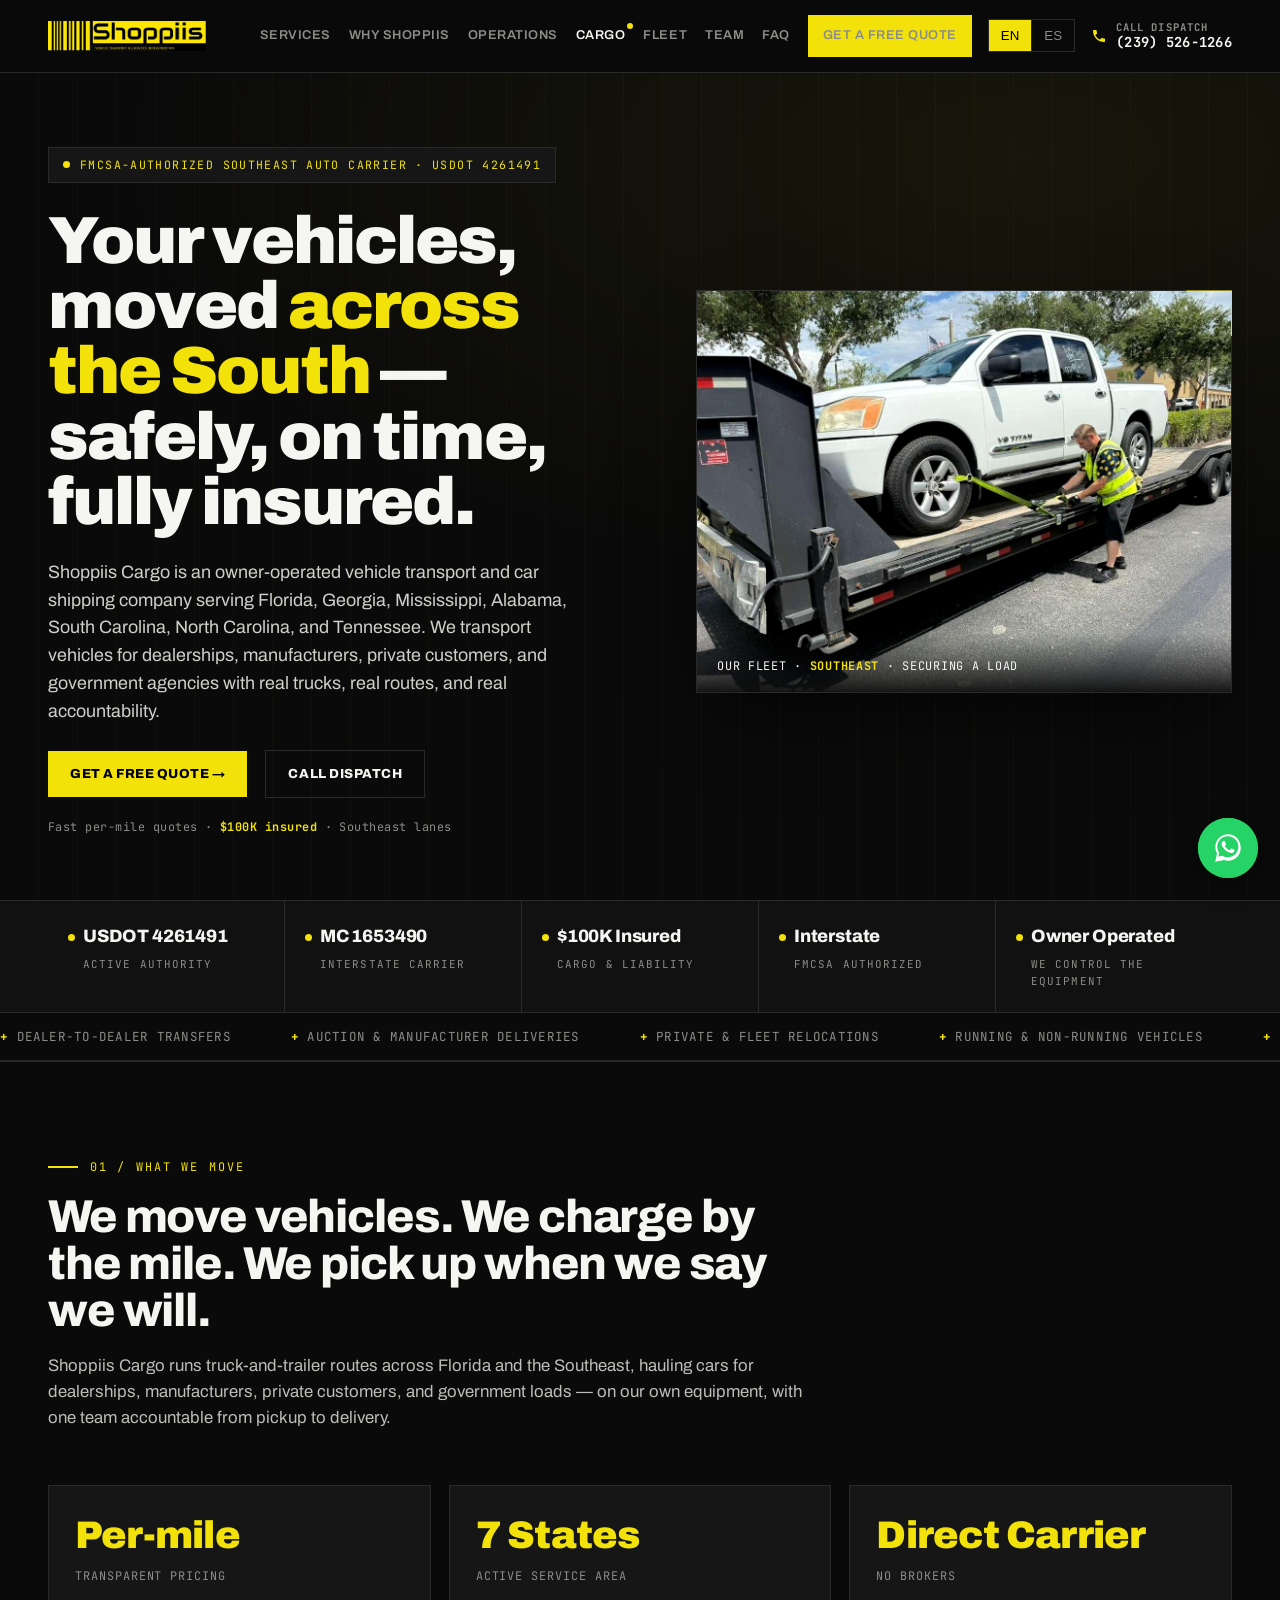
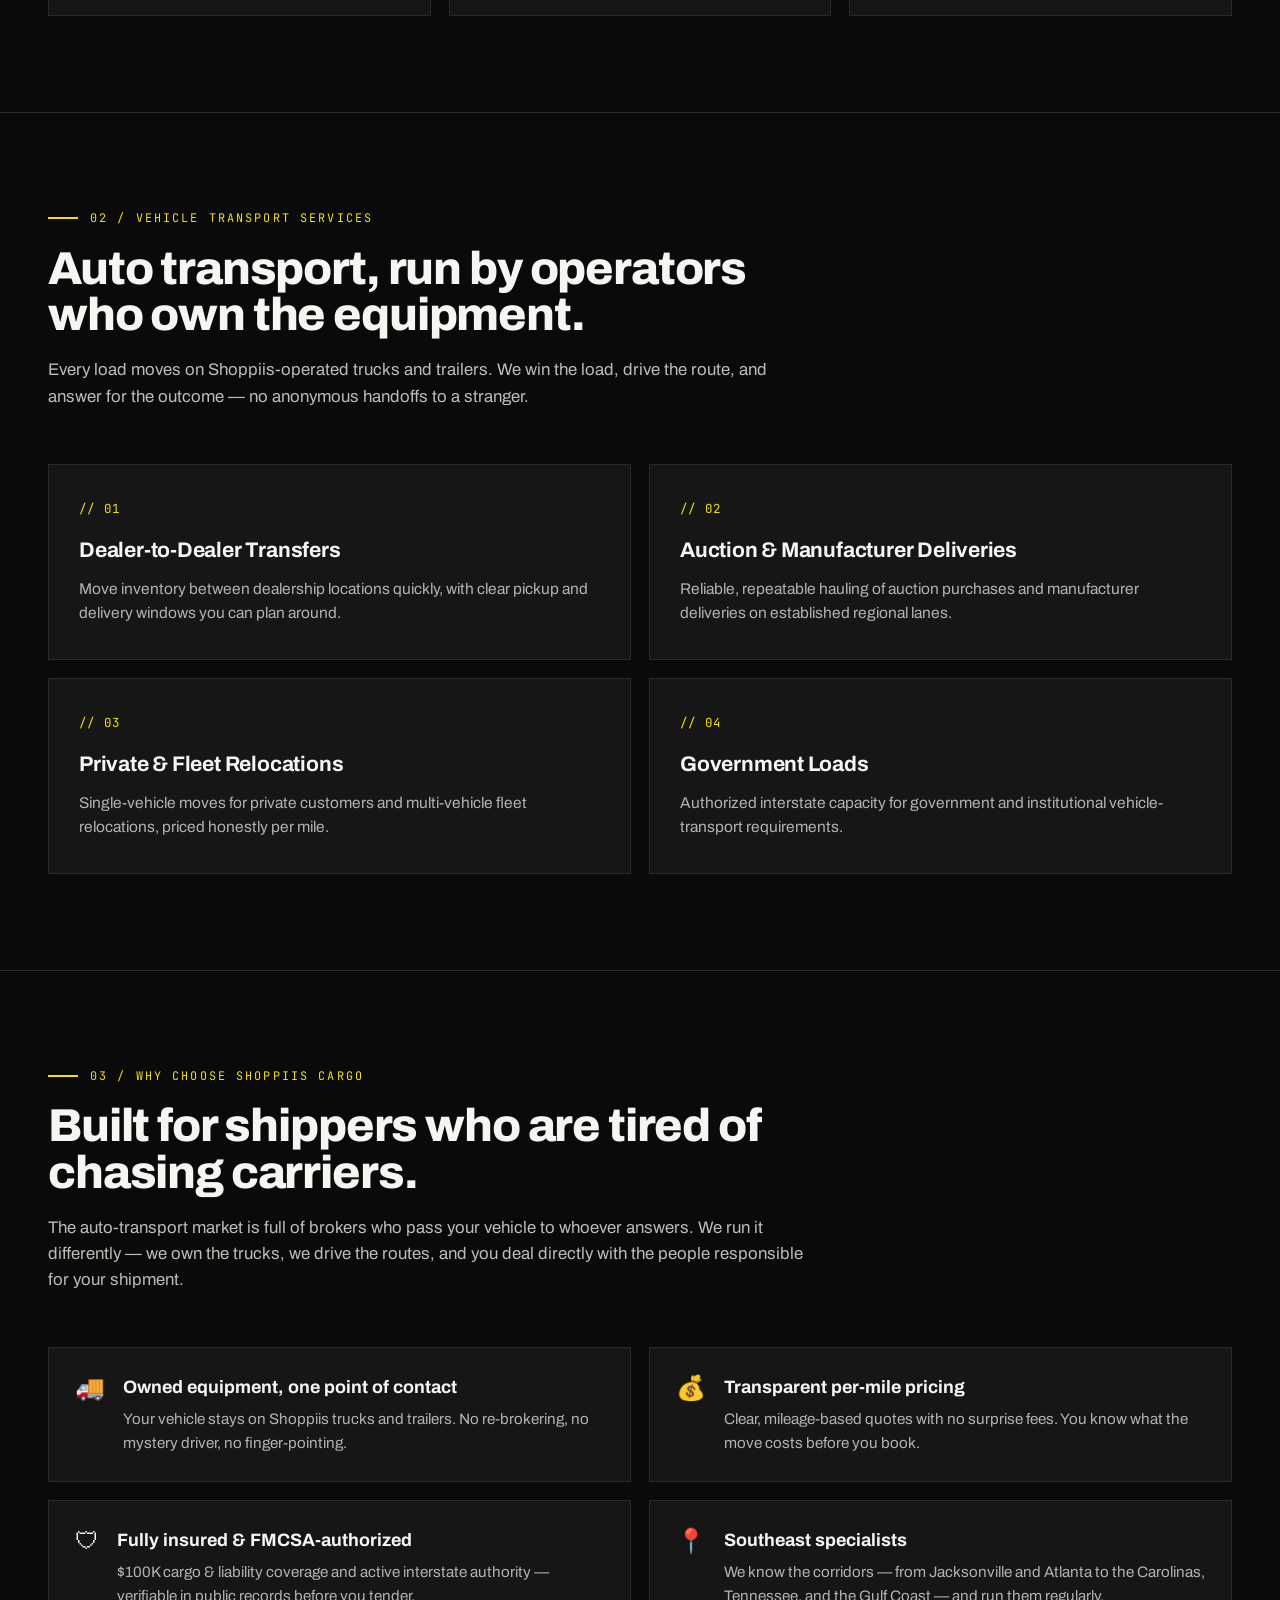
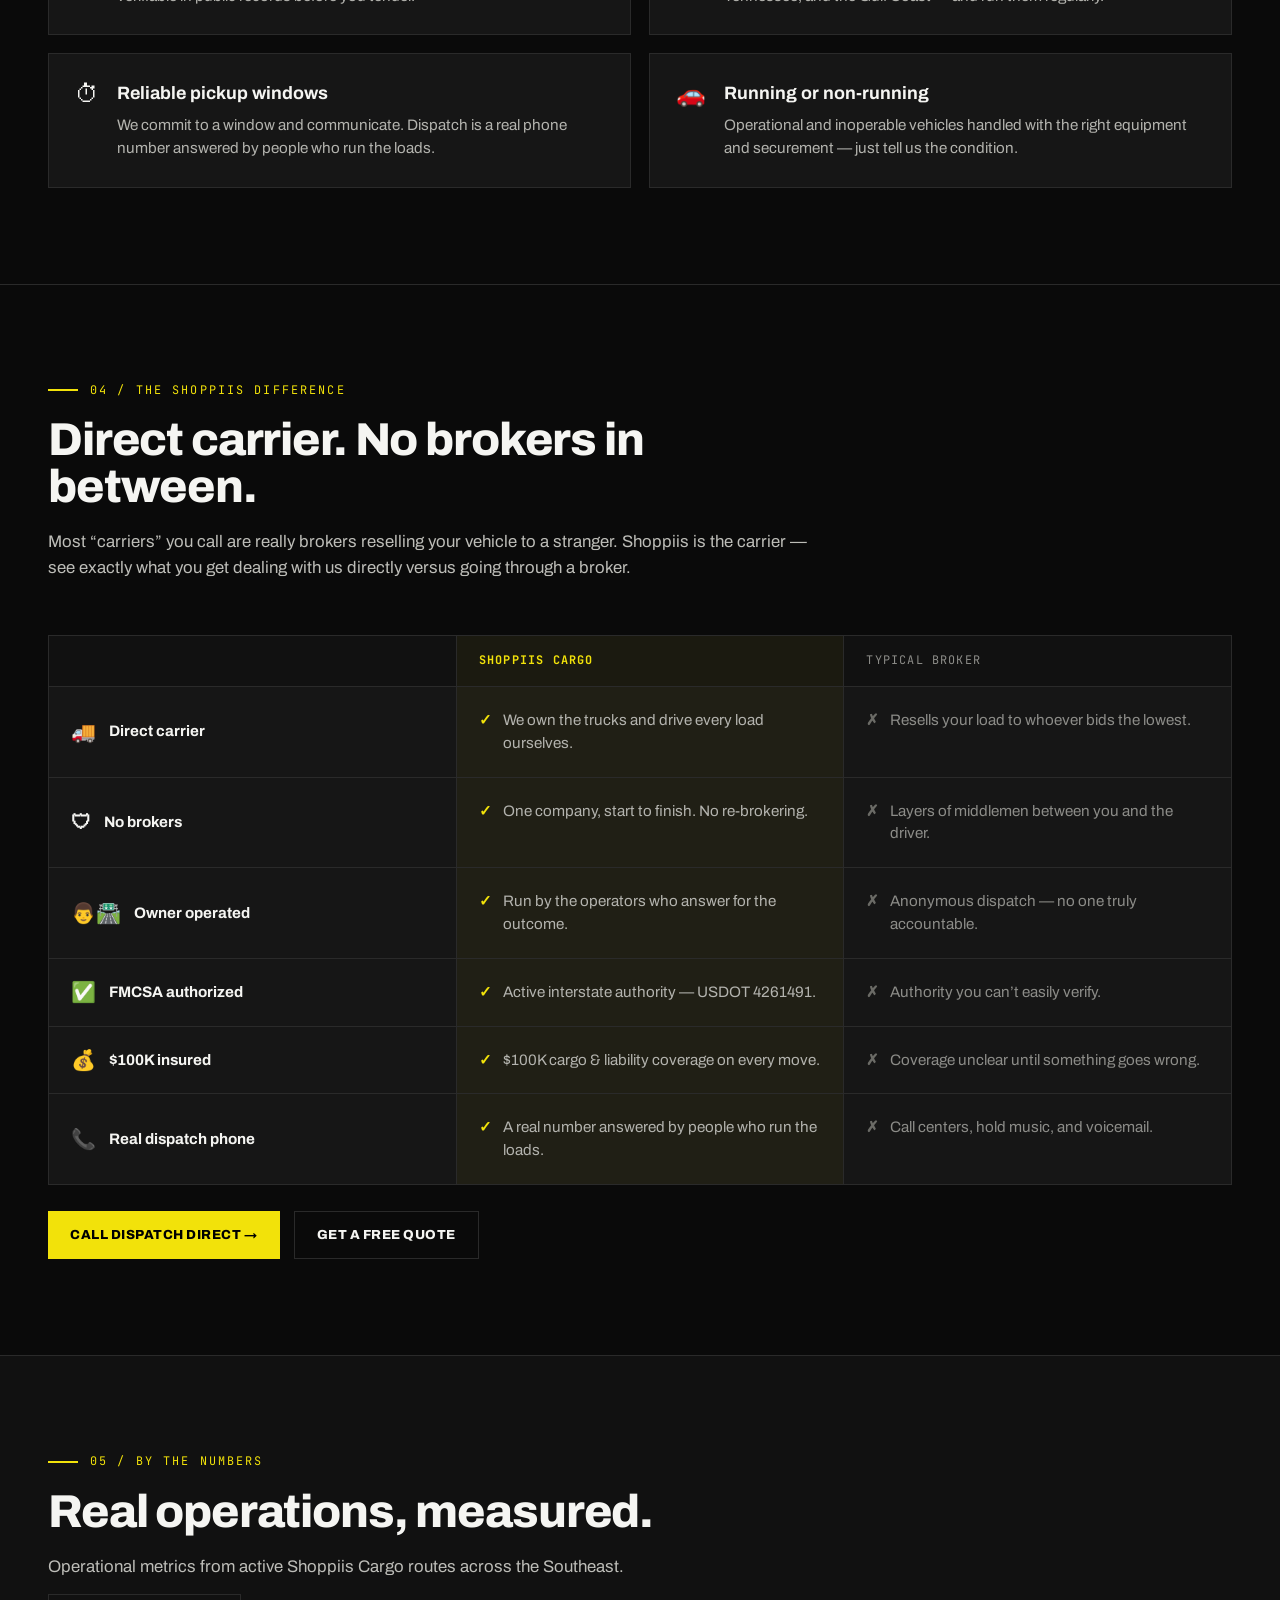
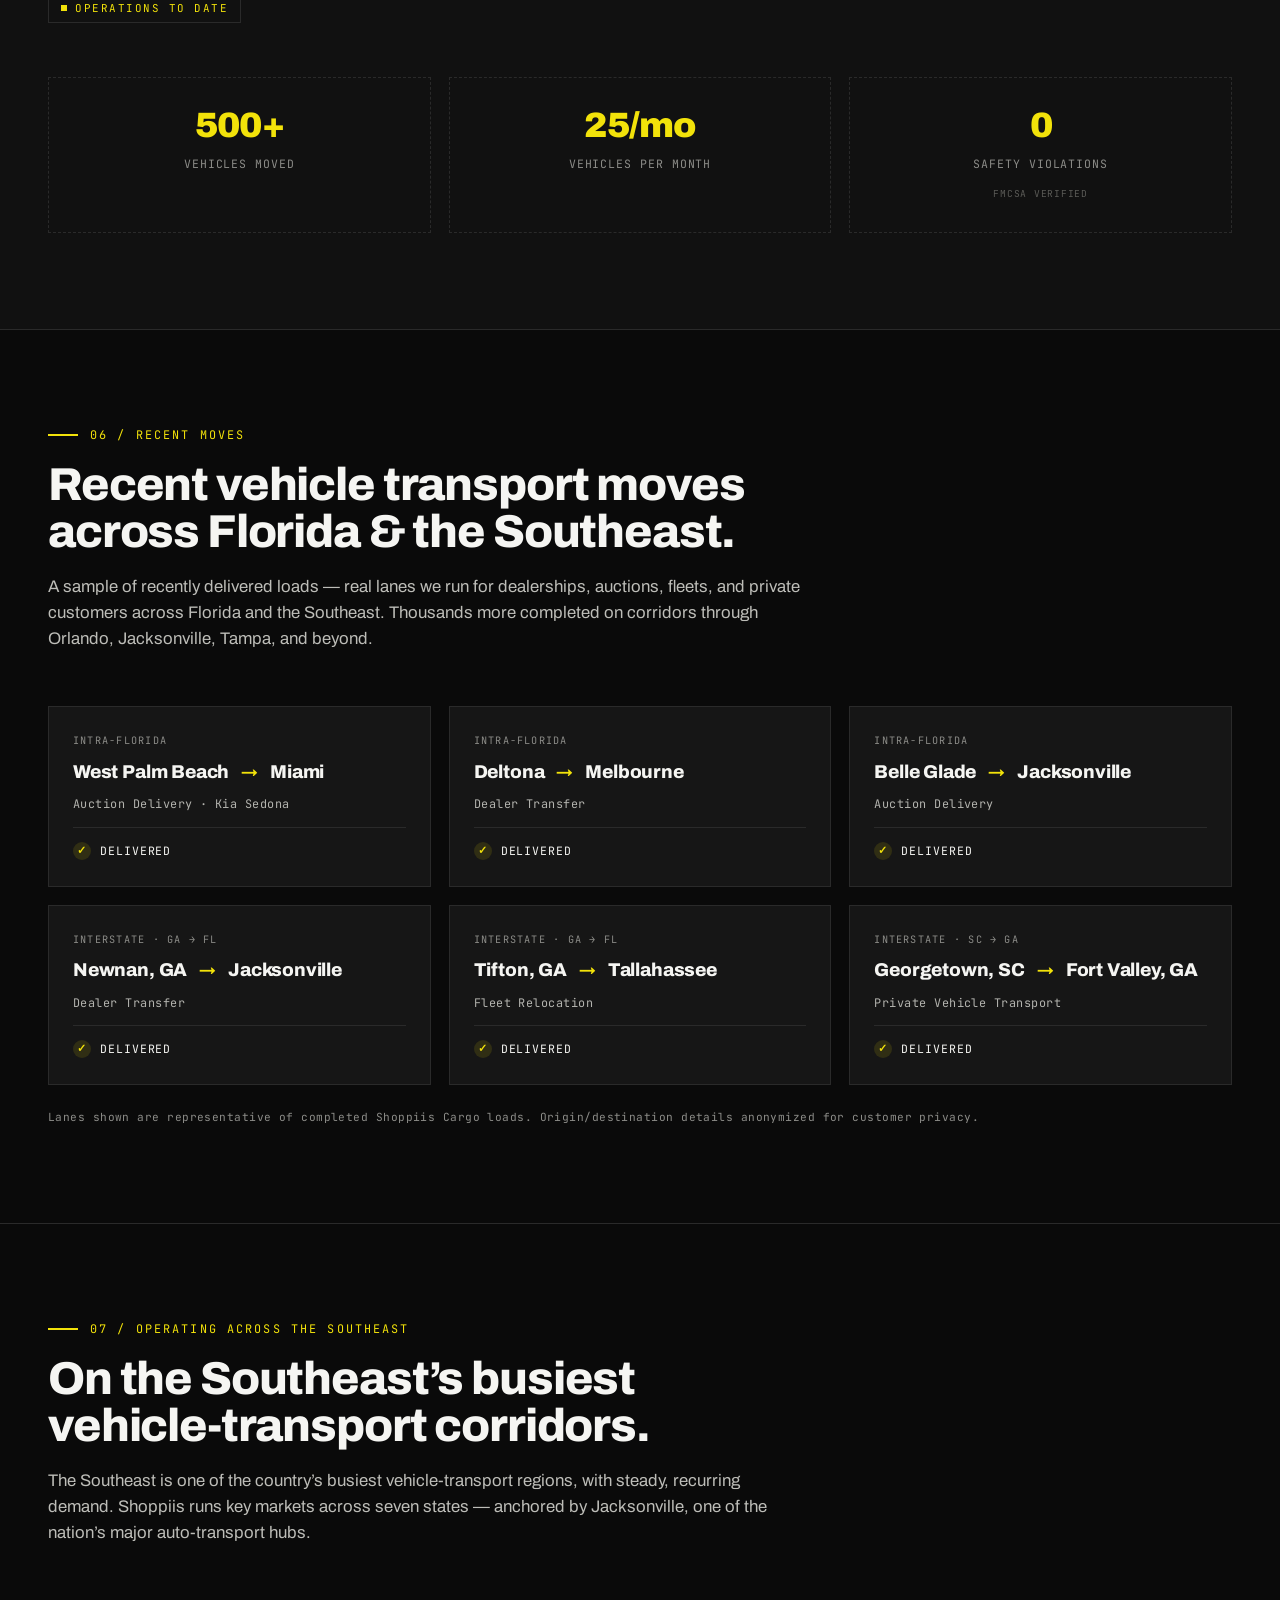
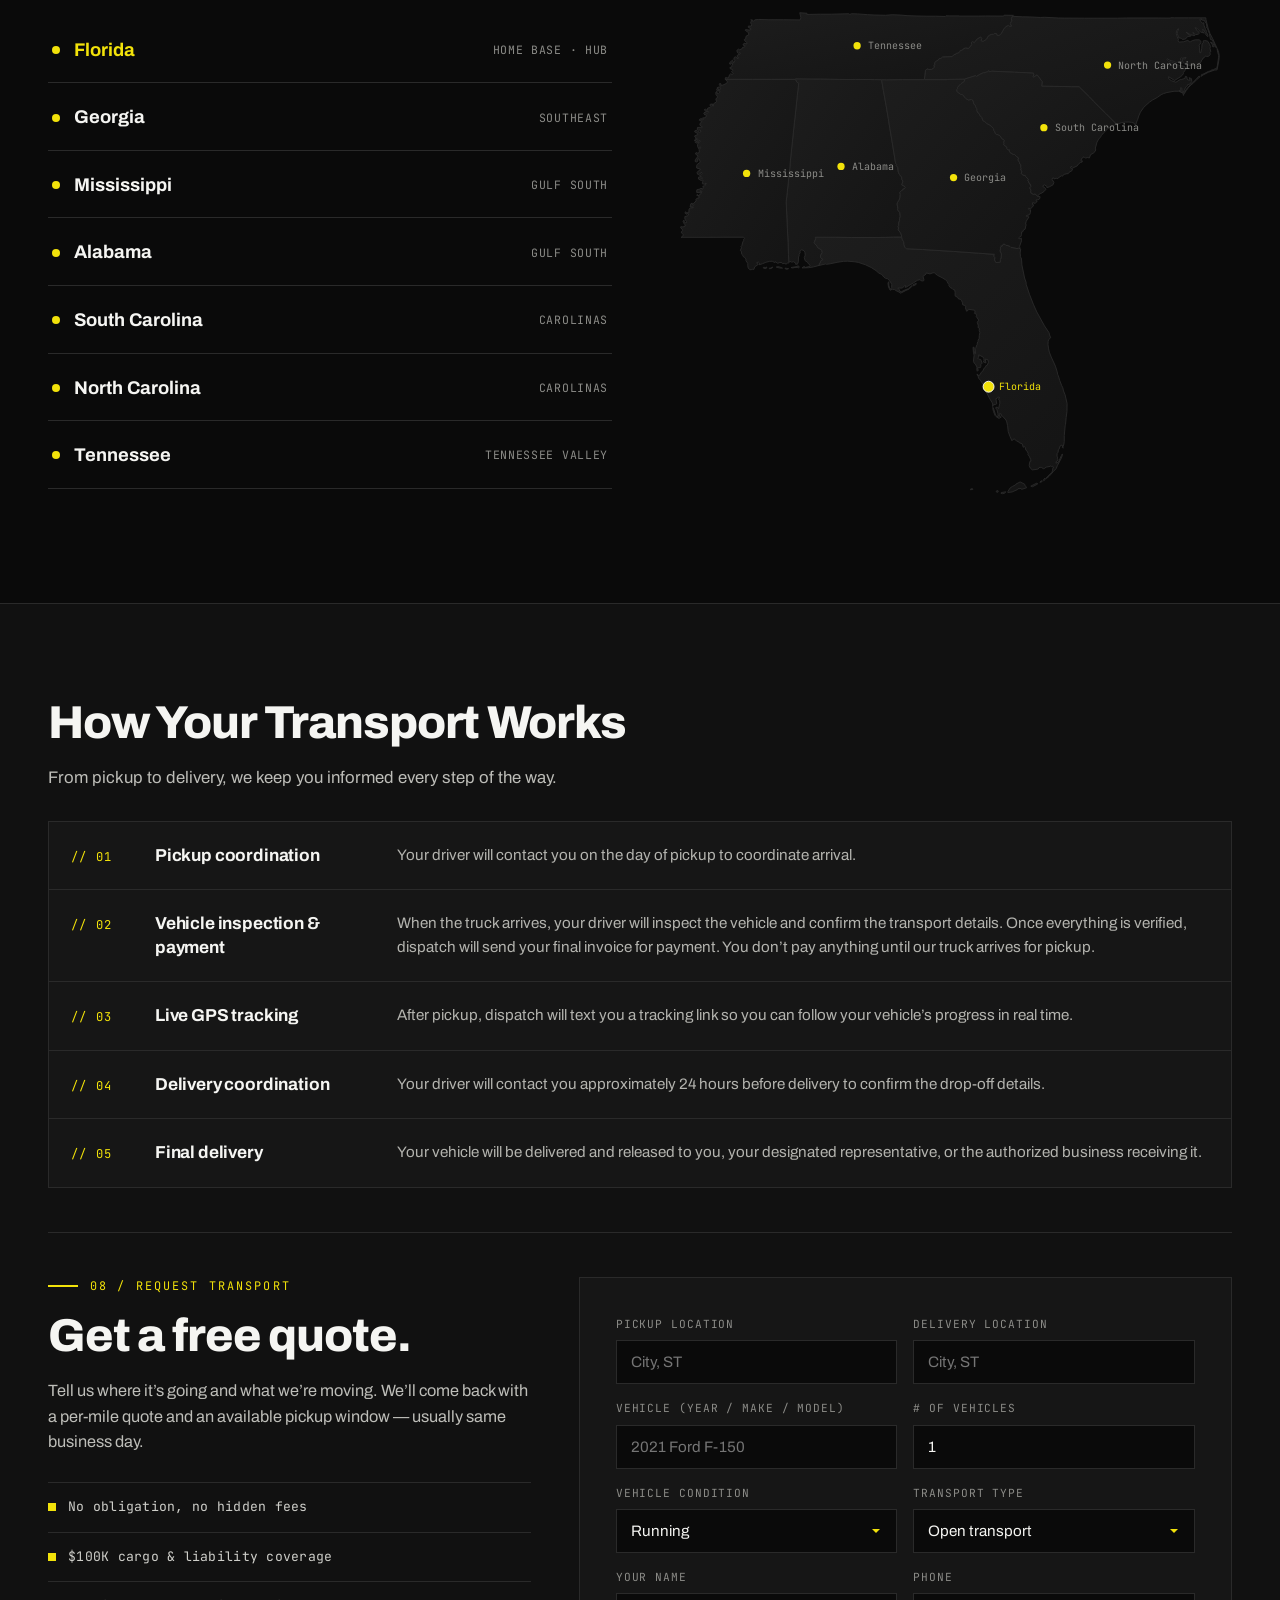
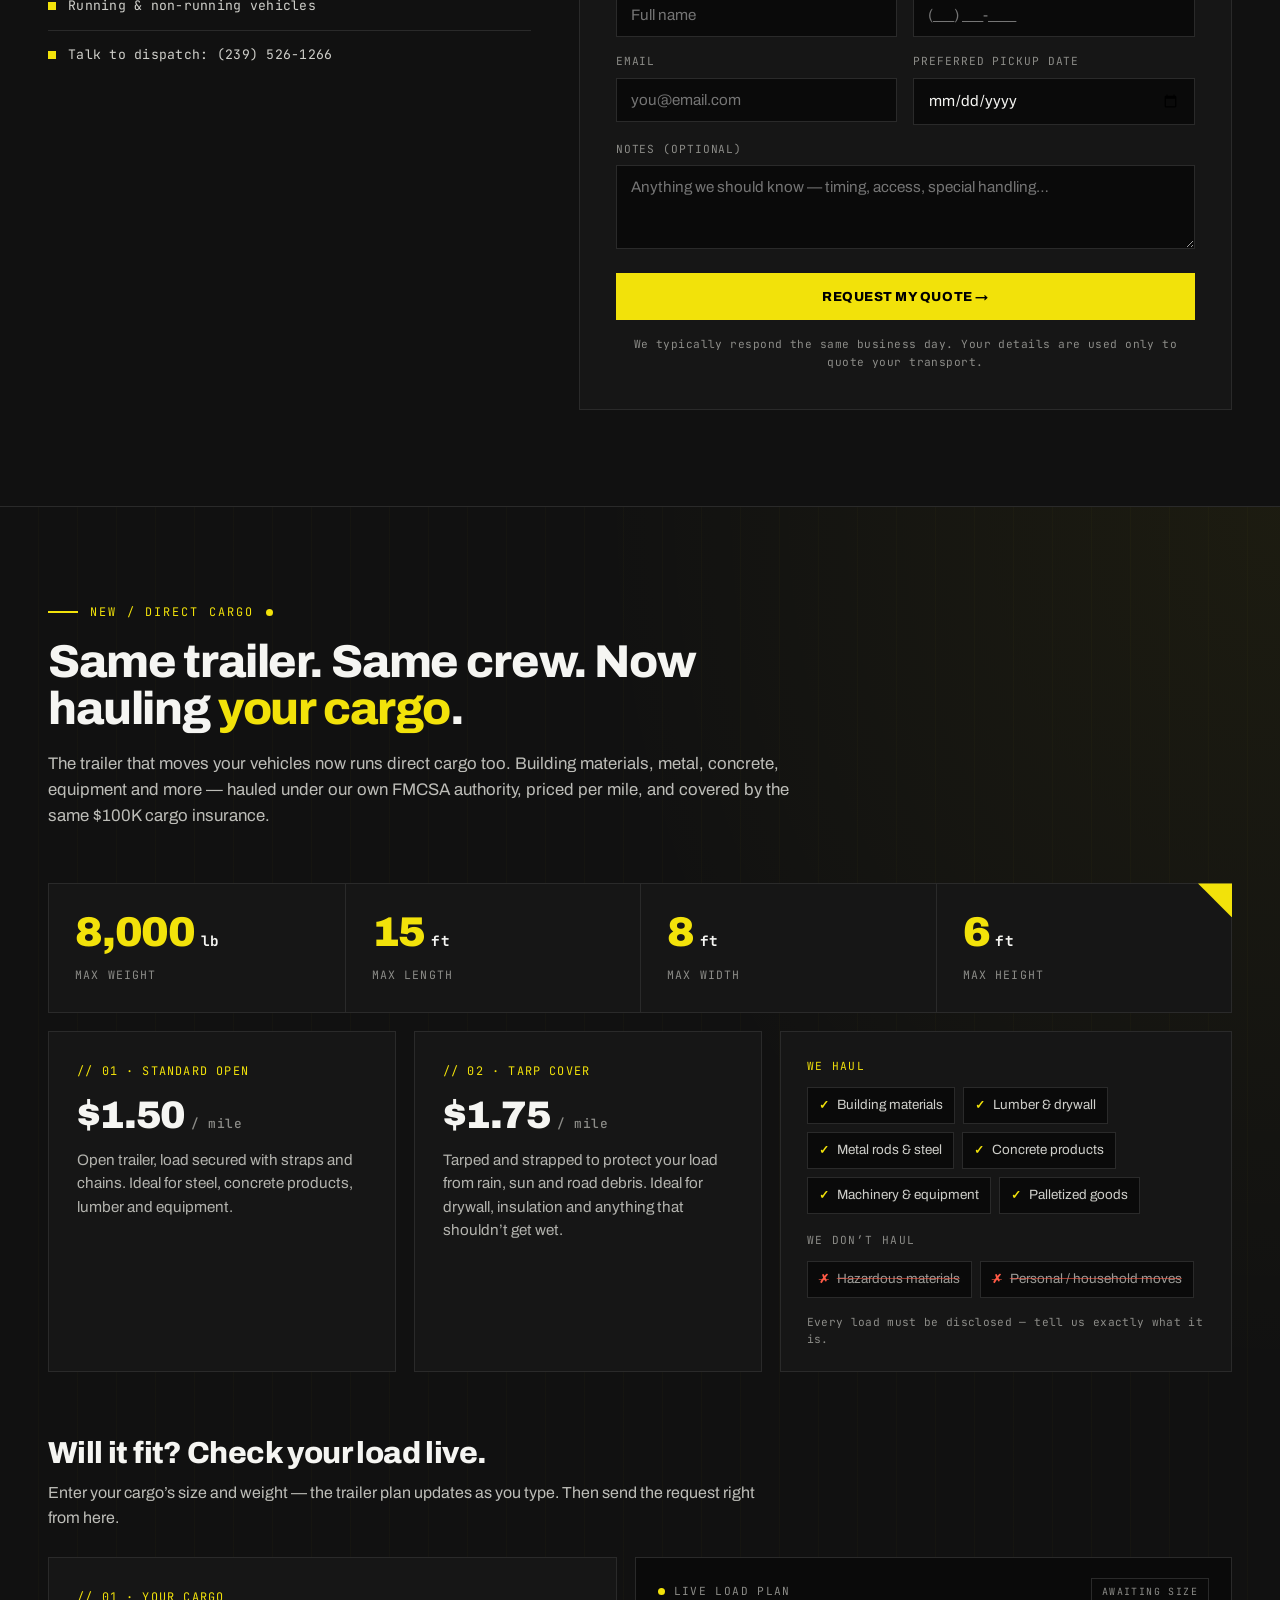
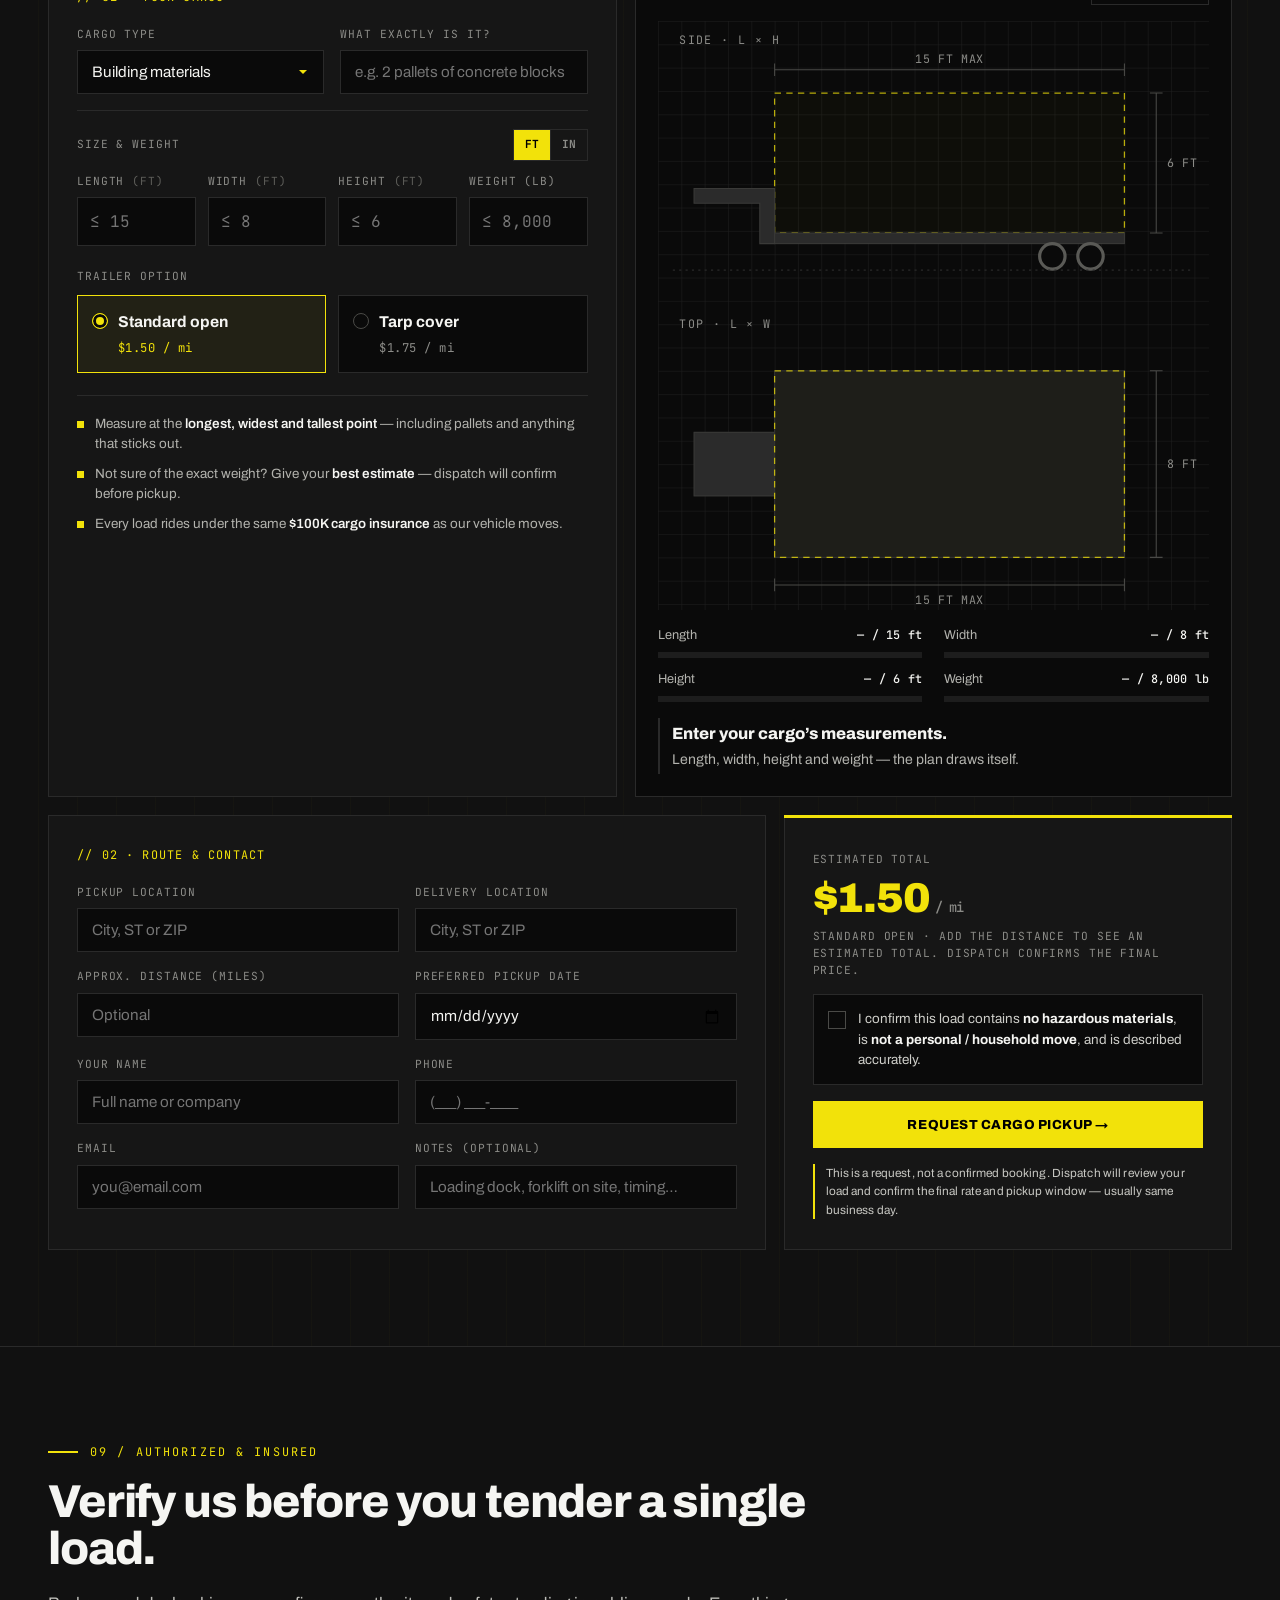
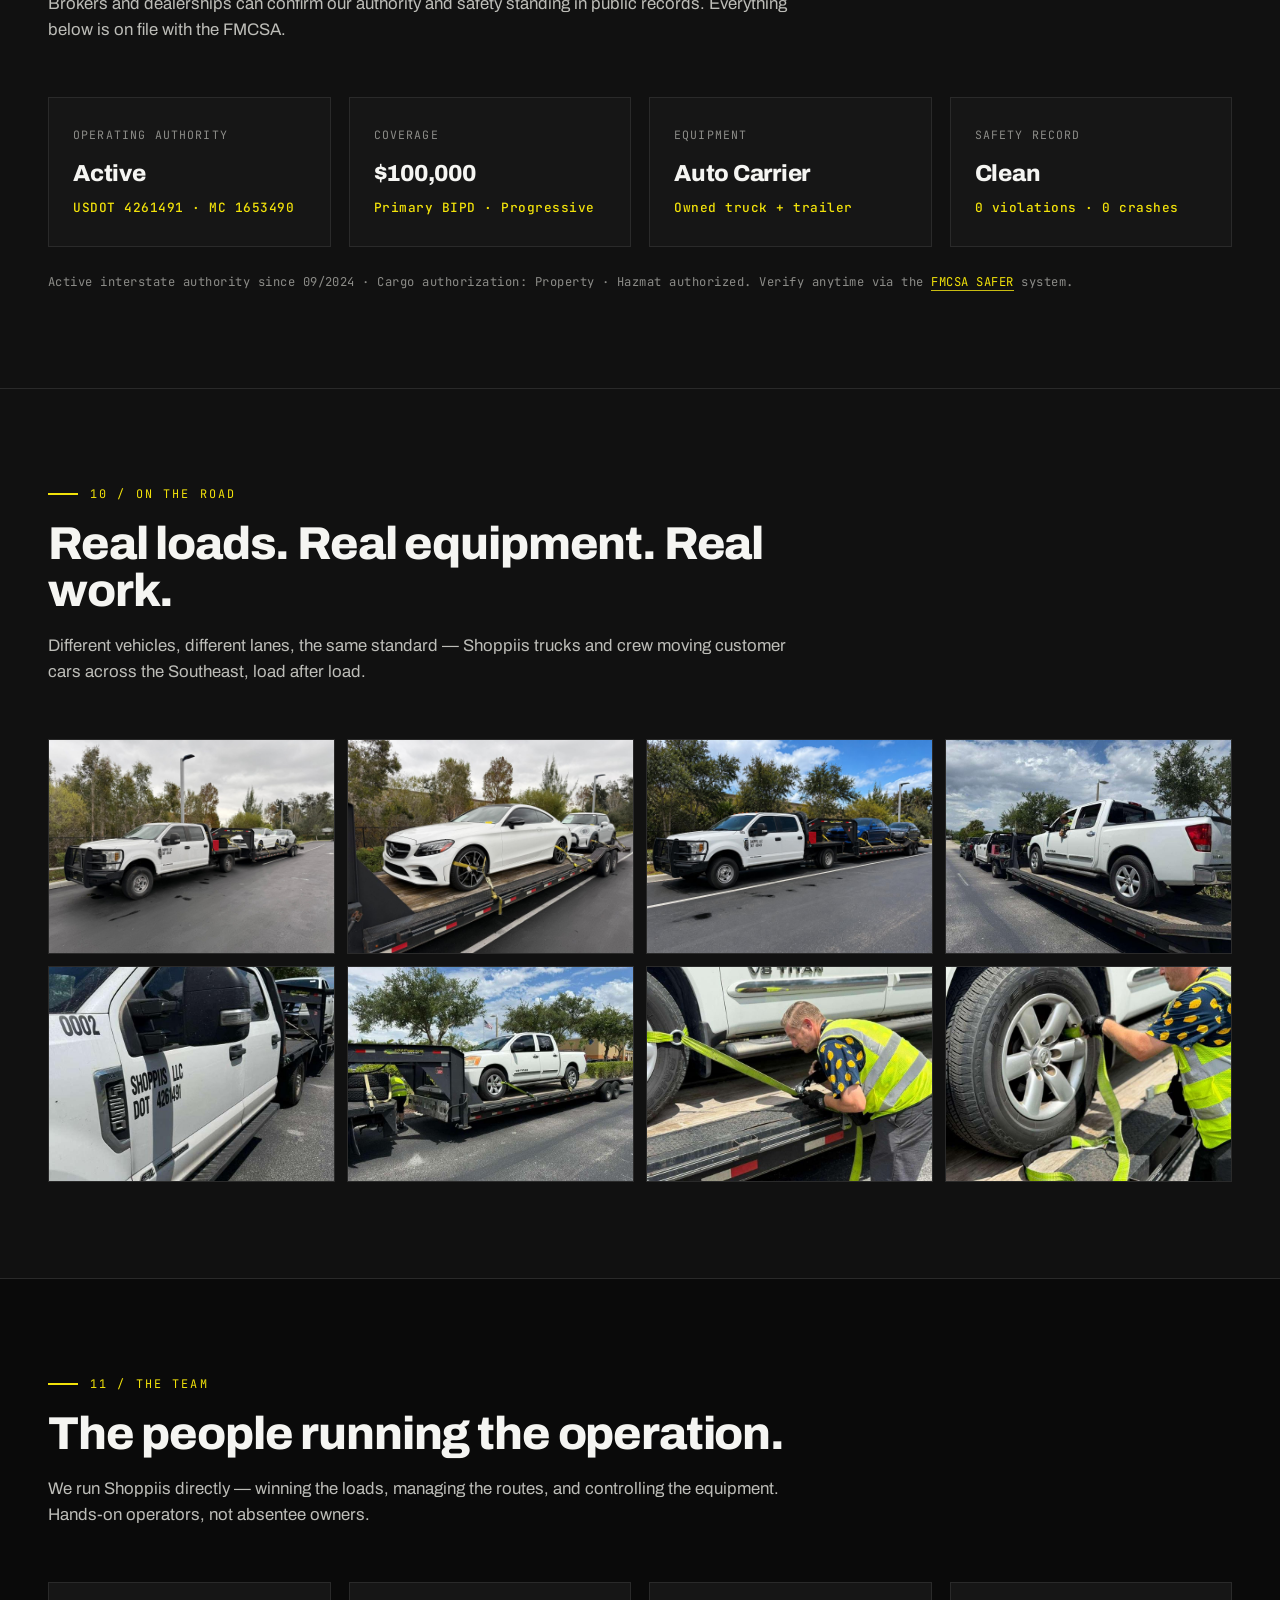
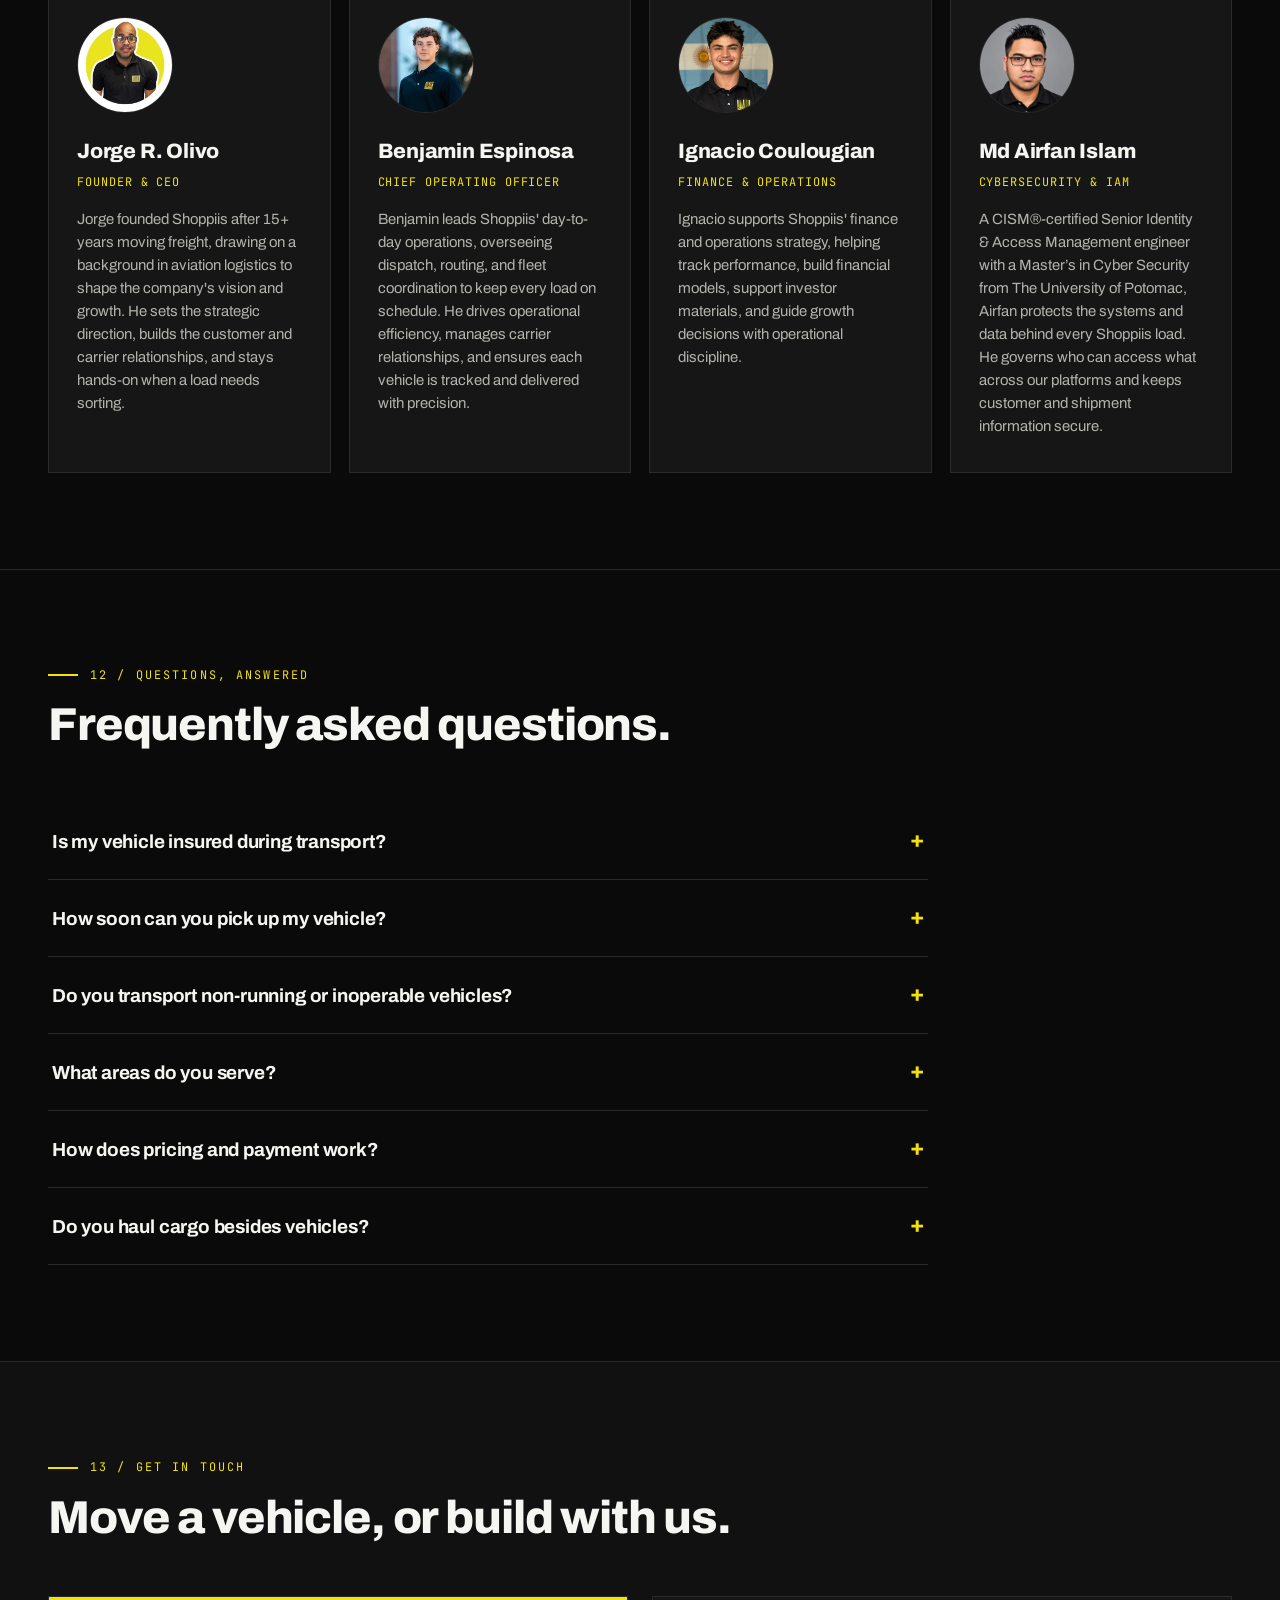
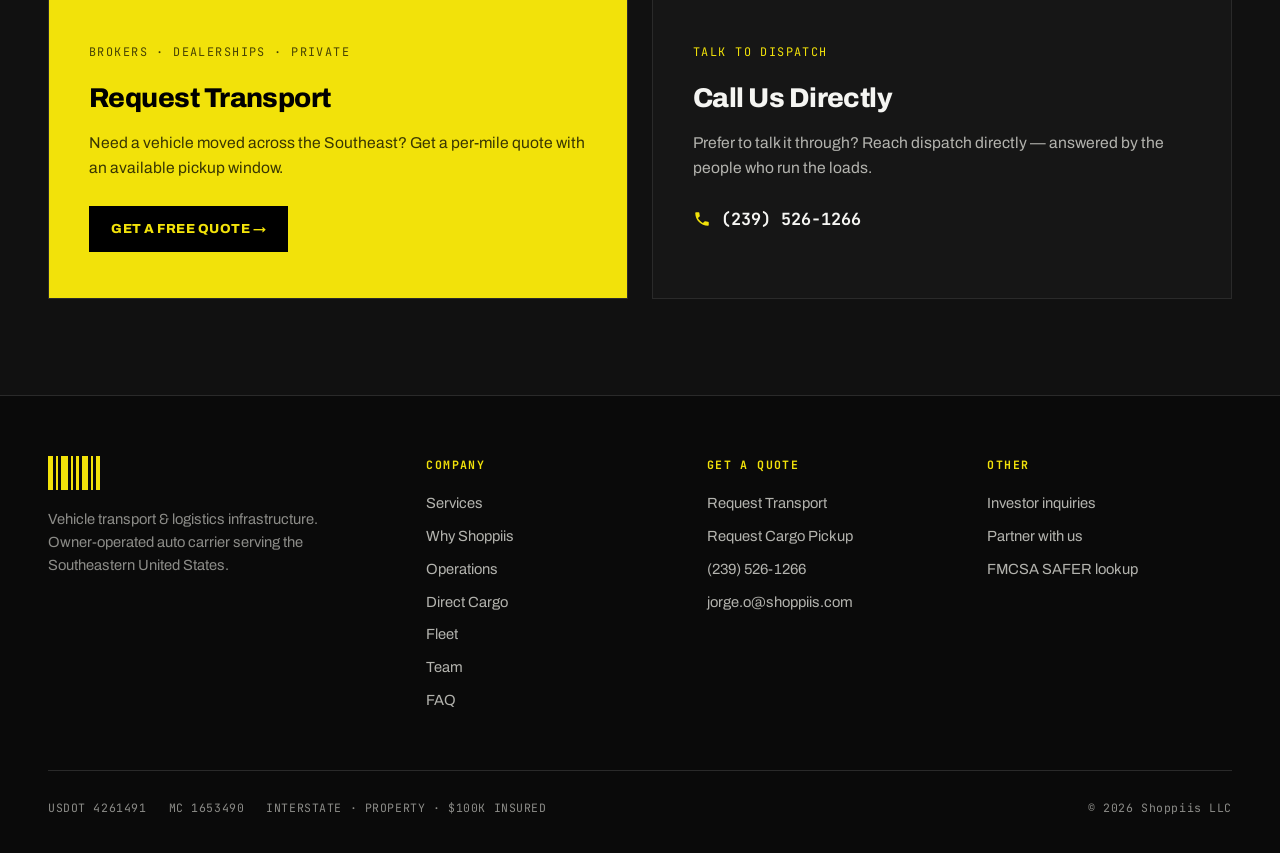
<file: shoppiis-web/index.html>
<!DOCTYPE html>
<html lang="en">
<head>
<meta charset="UTF-8">
<meta name="viewport" content="width=device-width, initial-scale=1.0">
<title>Southeast Vehicle Transport &amp; Auto Carrier | Shoppiis Car Hauling — Free Quote</title>
<meta name="description" content="Shoppiis is an FMCSA-authorized vehicle transport &amp; auto carrier moving cars across the Southeastern US — Florida, Georgia, Mississippi, Alabama, South Carolina, North Carolina &amp; Tennessee. Fully insured ($100K), owner-operated car shipping. Dealer transfers, auction &amp; manufacturer deliveries, private &amp; fleet relocations, government loads. USDOT 4261491. Get a free quote.">
<meta name="keywords" content="Southeast vehicle transport, direct cargo hauling Florida, building materials hauling, flatbed cargo transport Southeast, Florida auto transport, Georgia vehicle transport, Alabama car shipping, South Carolina auto transport, North Carolina car hauling, Tennessee vehicle transport, vehicle transport Jacksonville, interstate auto carrier, car shipping Southeast">
<meta name="robots" content="index, follow, max-image-preview:large">
<meta name="author" content="Shoppiis LLC">
<meta name="theme-color" content="#0a0a0a">
<link rel="canonical" href="https://shoppiis.com/">
<!-- Favicons -->
<link rel="icon" href="/favicon.ico" sizes="any">
<link rel="icon" type="image/svg+xml" href="/favicon.svg">
<link rel="icon" type="image/png" sizes="32x32" href="/favicon-32.png">
<link rel="icon" type="image/png" sizes="16x16" href="/favicon-16.png">
<link rel="apple-touch-icon" sizes="180x180" href="/apple-touch-icon.png">
<!-- Local SEO geo targeting -->
<meta name="geo.region" content="US-FL">
<meta name="geo.placename" content="Florida">
<meta name="ICBM" content="30.3322, -81.6557">
<!-- Open Graph -->
<meta property="og:site_name" content="Shoppiis Cargo">
<meta property="og:title" content="Southeast Vehicle Transport &amp; Auto Carrier | Shoppiis Car Hauling">
<meta property="og:description" content="FMCSA-authorized, fully insured auto transport &amp; car shipping carrier serving Florida, Georgia, Alabama, Mississippi, the Carolinas &amp; Tennessee. Get a free per-mile quote.">
<meta property="og:type" content="website">
<meta property="og:url" content="https://shoppiis.com/">
<meta property="og:image" content="https://shoppiis.com/assets/img/hero.jpg">
<meta property="og:image:alt" content="Shoppiis operator securing a customer vehicle on the trailer in the Southeast">
<meta property="og:locale" content="en_US">
<meta property="og:locale:alternate" content="es_US">
<!-- Twitter -->
<meta name="twitter:card" content="summary_large_image">
<meta name="twitter:title" content="Southeast Vehicle Transport &amp; Auto Carrier | Shoppiis Car Hauling">
<meta name="twitter:description" content="FMCSA-authorized, fully insured auto transport &amp; car shipping. Serving Florida, Georgia, Alabama, Mississippi, the Carolinas &amp; Tennessee. Get a free per-mile quote.">
<meta name="twitter:image" content="https://shoppiis.com/assets/img/hero.jpg">
<!-- LocalBusiness / MovingCompany schema for local SEO -->
<script type="application/ld+json">
{
  "@context":"https://schema.org",
  "@type":["MovingCompany","AutomotiveBusiness"],
  "@id":"https://shoppiis.com/#business",
  "name":"Shoppiis LLC",
  "alternateName":"Shoppiis Cargo",
  "description":"FMCSA-authorized vehicle transport and auto carrier offering car shipping, dealer transfers, auction and manufacturer deliveries, and fleet relocations across the Southeastern United States — Florida, Georgia, Mississippi, Alabama, South Carolina, North Carolina, and Tennessee.",
  "url":"https://shoppiis.com",
  "logo":"https://shoppiis.com/assets/img/logo.jpg",
  "image":"https://shoppiis.com/assets/img/hero.jpg",
  "telephone":"+1-239-526-1266",
  "email":"jorge.o@shoppiis.com",
  "priceRange":"$$",
  "foundingDate":"2024-09",
  "founder":{"@type":"Person","name":"Jorge R. Olivo"},
  "address":{"@type":"PostalAddress","addressRegion":"FL","addressCountry":"US"},
  "areaServed":[
    {"@type":"State","name":"Florida"},
    {"@type":"State","name":"Georgia"},
    {"@type":"State","name":"Mississippi"},
    {"@type":"State","name":"Alabama"},
    {"@type":"State","name":"South Carolina"},
    {"@type":"State","name":"North Carolina"},
    {"@type":"State","name":"Tennessee"},
    {"@type":"City","name":"Jacksonville"},
    {"@type":"AdministrativeArea","name":"Southeastern United States"}
  ],
  "serviceType":["Vehicle transport","Auto transport","Car hauling","Car shipping","Dealer-to-dealer transfers","Auction and manufacturer deliveries","Fleet relocations","Government loads","Direct cargo hauling","Building materials hauling","Flatbed and tarped cargo transport"],
  "knowsAbout":["Southeast vehicle transport","Florida auto transport","Georgia vehicle transport","Interstate auto transport","Car shipping","Car hauling"],
  "identifier":[{"@type":"PropertyValue","name":"USDOT","value":"4261491"},{"@type":"PropertyValue","name":"MC","value":"1653490"}]
}
</script>
<!-- FAQ structured data for rich results -->
<script type="application/ld+json">
{
  "@context":"https://schema.org",
  "@type":"FAQPage",
  "mainEntity":[
    {"@type":"Question","name":"Is my vehicle insured during transport?","acceptedAnswer":{"@type":"Answer","text":"Yes. Shoppiis carries $100,000 in primary cargo & liability coverage (BIPD) through Progressive, and we operate under active FMCSA interstate authority (USDOT 4261491 / MC 1653490). You can request a certificate of insurance and verify our authority through the FMCSA SAFER system before booking."}},
    {"@type":"Question","name":"How soon can you pick up my vehicle?","acceptedAnswer":{"@type":"Answer","text":"It depends on the lane and current routing, but we usually provide an available pickup window the same business day you request a quote. Our Southeast corridors move fastest. Tell us your preferred date in the quote form and we'll confirm what's realistic."}},
    {"@type":"Question","name":"Do you transport non-running or inoperable vehicles?","acceptedAnswer":{"@type":"Answer","text":"Yes. We handle both running and non-running vehicles — just select the condition in your quote request so we bring the right equipment and securement. Non-running vehicles may require a winch and additional handling, which we'll account for in the quote."}},
    {"@type":"Question","name":"What areas do you serve?","acceptedAnswer":{"@type":"Answer","text":"We operate across the Southeastern United States — Florida, Georgia, Mississippi, Alabama, South Carolina, North Carolina, and Tennessee. Jacksonville is a major national auto-transport hub and anchors our network. Have a lane outside this area? Ask — we hold interstate authority and can quote it."}},
    {"@type":"Question","name":"How does pricing and payment work?","acceptedAnswer":{"@type":"Answer","text":"Transport is priced per mile based on distance, vehicle count, and condition — no surprise fees. You'll get a clear quote before you book. Customers don't pay until the Shoppiis truck arrives for pickup, the vehicle has been inspected, and the transport details have been confirmed — dispatch then sends the final invoice for payment. Brokers can ask about carrier-packet and payment arrangements directly with dispatch."}},
    {"@type":"Question","name":"Do you haul cargo besides vehicles?","acceptedAnswer":{"@type":"Answer","text":"Yes. The same trailer runs direct cargo up to 8,000 lb and 15 ft long, 8 ft wide and 6 ft high — building materials, metal rods and steel, concrete products, equipment and more. It is $1.50 per mile on a standard open trailer or $1.75 per mile tarped, and the same $100K cargo insurance covers your load. We don't accept hazardous materials or personal household moves, and every load must be disclosed."}}
  ]
}
</script>
<link rel="preconnect" href="https://fonts.googleapis.com">
<link rel="preconnect" href="https://fonts.gstatic.com" crossorigin>
<link href="https://fonts.googleapis.com/css2?family=Archivo:wght@400;500;600;700;800;900&family=Archivo+Narrow:wght@500;600;700&family=JetBrains+Mono:wght@400;500;700&display=swap" rel="stylesheet">
<link rel="stylesheet" href="styles.css">
</head>
<body>

<!-- ============ NAV ============ -->
<header>
  <div class="wrap nav">
    <a href="#top" class="brand"><img class="logo" src="assets/img/logo.jpg" alt="Shoppiis"></a>
    <div class="nav-right">
      <nav class="nav-links" id="navlinks">
        <a href="#services" data-en="Services" data-es="Servicios">Services</a>
        <a href="#why" data-en="Why Shoppiis" data-es="Por qué Shoppiis">Why Shoppiis</a>
        <a href="#operations" data-en="Operations" data-es="Operaciones">Operations</a>
        <a href="#cargo" class="nav-new" data-en="Cargo" data-es="Carga">Cargo</a>
        <a href="#gallery" data-en="Fleet" data-es="Flota">Fleet</a>
        <a href="#team" data-en="Team" data-es="Equipo">Team</a>
        <a href="#faq" data-en="FAQ" data-es="Preguntas">FAQ</a>
        <a href="#quote" class="btn" data-en="Get a Free Quote" data-es="Cotización gratis">Get a Free Quote</a>
        <div class="nav-mobile-lang">
          <div class="lang-toggle" data-lang-toggle>
            <button data-lang="en" class="active">EN</button><div class="lang-sep"></div><button data-lang="es">ES</button>
          </div>
        </div>
      </nav>
      <div class="lang-toggle" data-lang-toggle aria-label="Language selector">
        <button data-lang="en" class="active">EN</button><div class="lang-sep"></div><button data-lang="es">ES</button>
      </div>
      <a href="tel:+12395261266" class="nav-phone">
        <svg class="ph-ico" viewBox="0 0 24 24"><path d="M6.6 10.8c1.4 2.8 3.8 5.1 6.6 6.6l2.2-2.2c.3-.3.7-.4 1-.2 1.1.4 2.3.6 3.6.6.6 0 1 .4 1 1V20c0 .6-.4 1-1 1C10.6 21 3 13.4 3 4c0-.6.4-1 1-1h3.5c.6 0 1 .4 1 1 0 1.2.2 2.4.6 3.6.1.4 0 .8-.3 1.1l-2.2 2.1z"/></svg>
        <span class="ph-text">
          <span class="lbl" data-en="CALL DISPATCH" data-es="LLAMAR A DESPACHO">CALL DISPATCH</span>
          <b>(239)&nbsp;526-1266</b>
        </span>
      </a>
      <button class="menu-toggle" id="menuToggle" aria-label="Menu">&#9776;</button>
    </div>
  </div>
</header>

<!-- ============ HERO ============ -->
<section class="hero" id="top">
  <div class="wrap hero-grid">
    <div class="hero-copy reveal">
      <div class="eyebrow mono" data-en="<span class=&quot;dot&quot;></span>FMCSA-AUTHORIZED SOUTHEAST AUTO CARRIER · USDOT 4261491" data-es="<span class=&quot;dot&quot;></span>TRANSPORTISTA DE AUTOS EN EL SURESTE · AUTORIZADO FMCSA · USDOT 4261491"><span class="dot"></span>FMCSA-AUTHORIZED SOUTHEAST AUTO CARRIER · USDOT 4261491</div>
      <h1 data-en="Your vehicles, moved <span class=&quot;hl&quot;>across the South</span> &mdash; safely, on time, fully insured." data-es="Transporte directo de vehículos por <span class=&quot;hl&quot;>todo el sur</span>. Seguro, puntual y totalmente asegurado.">Your vehicles, moved <span class="hl">across the South</span> &mdash; safely, on time, fully insured.</h1>
      <p class="lead" data-en="Shoppiis Cargo is an owner-operated vehicle transport and car shipping company serving Florida, Georgia, Mississippi, Alabama, South Carolina, North Carolina, and Tennessee. We transport vehicles for dealerships, manufacturers, private customers, and government agencies with real trucks, real routes, and real accountability." data-es="Shoppiis Cargo es una empresa de transporte de vehículos y envío de autos operada por sus dueños, que presta servicio en Florida, Georgia, Mississippi, Alabama, Carolina del Sur, Carolina del Norte y Tennessee. Transportamos vehículos para concesionarios, fabricantes, clientes particulares y agencias gubernamentales con camiones reales, rutas reales y responsabilidad real.">Shoppiis Cargo is an owner-operated vehicle transport and car shipping company serving Florida, Georgia, Mississippi, Alabama, South Carolina, North Carolina, and Tennessee. We transport vehicles for dealerships, manufacturers, private customers, and government agencies with real trucks, real routes, and real accountability.</p>
      <div class="hero-cta">
        <a href="#quote" class="btn" data-en="Get a Free Quote &rarr;" data-es="Cotización gratis &rarr;">Get a Free Quote &rarr;</a>
        <a href="tel:+12395261266" class="btn ghost" data-en="Call Dispatch" data-es="Llamar a despacho">Call Dispatch</a>
      </div>
      <div class="cta-sub mono" data-en="Fast per-mile quotes &middot; <b>$100K insured</b> &middot; Southeast lanes" data-es="Cotizaciones rápidas por milla &middot; <b>$100K asegurado</b> &middot; Rutas por el sureste">Fast per-mile quotes &middot; <b>$100K insured</b> &middot; Southeast lanes</div>
    </div>
    <div class="hero-media reveal">
      <div class="frame">
        <span class="corner"></span>
        <img src="assets/img/hero.jpg" alt="Shoppiis operator securing a customer vehicle on the trailer in the Southeast">
        <div class="tag mono">OUR FLEET &middot; <b>SOUTHEAST</b> &middot; SECURING A LOAD</div>
      </div>
    </div>
  </div>
</section>

<!-- ============ TRUST STRIP ============ -->
<div class="trust">
  <div class="wrap">
    <div class="trust-grid">
      <div class="trust-item"><div class="t-v">USDOT 4261491</div><div class="t-l" data-en="Active Authority" data-es="Autoridad activa">Active Authority</div></div>
      <div class="trust-item"><div class="t-v">MC 1653490</div><div class="t-l" data-en="Interstate Carrier" data-es="Transportista interestatal">Interstate Carrier</div></div>
      <div class="trust-item"><div class="t-v" data-en="$100K Insured" data-es="$100K Asegurado">$100K Insured</div><div class="t-l" data-en="Cargo &amp; Liability" data-es="Carga y responsabilidad">Cargo &amp; Liability</div></div>
      <div class="trust-item"><div class="t-v" data-en="Interstate" data-es="Interestatal">Interstate</div><div class="t-l" data-en="FMCSA Authorized" data-es="Autorizado FMCSA">FMCSA Authorized</div></div>
      <div class="trust-item"><div class="t-v" data-en="Owner Operated" data-es="Operado por dueños">Owner Operated</div><div class="t-l" data-en="We Control The Equipment" data-es="Controlamos el equipo">We Control The Equipment</div></div>
    </div>
  </div>
</div>

<!-- ============ TICKER ============ -->
<div class="ticker">
  <div class="ticker-track mono" id="ticker">
    <span><b>+</b> DEALER-TO-DEALER TRANSFERS</span>
    <span><b>+</b> AUCTION &amp; MANUFACTURER DELIVERIES</span>
    <span><b>+</b> PRIVATE &amp; FLEET RELOCATIONS</span>
    <span><b>+</b> RUNNING &amp; NON-RUNNING VEHICLES</span>
    <span><b>+</b> PER-MILE PRICING</span>
    <span><b>+</b> $100K CARGO &amp; LIABILITY COVERAGE</span>
    <span><b>+</b> NEW: DIRECT CARGO FROM $1.50/MI</span>
    <span><b>+</b> BUILDING MATERIALS &middot; METAL &middot; CONCRETE</span>
  </div>
</div>

<!-- ============ WHAT WE DO ============ -->
<section class="sec" id="what">
  <div class="wrap">
    <div class="sec-head reveal">
      <div class="kicker">01 / What We Move</div>
      <h2>We move vehicles. We charge by the mile. We pick up when we say we will.</h2>
      <p>Shoppiis Cargo runs truck-and-trailer routes across Florida and the Southeast, hauling cars for dealerships, manufacturers, private customers, and government loads &mdash; on our own equipment, with one team accountable from pickup to delivery.</p>
    </div>
    <div class="stats">
      <div class="stat reveal"><div class="num">Per-mile</div><div class="lbl">Transparent pricing</div></div>
      <div class="stat reveal"><div class="num">7 States</div><div class="lbl">Active service area</div></div>
      <div class="stat reveal"><div class="num">Direct Carrier</div><div class="lbl">No brokers</div></div>
    </div>
  </div>
</section>

<!-- ============ SERVICES ============ -->
<section class="sec" id="services">
  <div class="wrap">
    <div class="sec-head reveal">
      <div class="kicker">02 / Vehicle Transport Services</div>
      <h2>Auto transport, run by operators who own the equipment.</h2>
      <p>Every load moves on Shoppiis-operated trucks and trailers. We win the load, drive the route, and answer for the outcome &mdash; no anonymous handoffs to a stranger.</p>
    </div>
    <div class="svc-grid">
      <div class="svc reveal"><div class="ico mono">// 01</div><h3>Dealer-to-Dealer Transfers</h3><p>Move inventory between dealership locations quickly, with clear pickup and delivery windows you can plan around.</p></div>
      <div class="svc reveal"><div class="ico mono">// 02</div><h3>Auction &amp; Manufacturer Deliveries</h3><p>Reliable, repeatable hauling of auction purchases and manufacturer deliveries on established regional lanes.</p></div>
      <div class="svc reveal"><div class="ico mono">// 03</div><h3>Private &amp; Fleet Relocations</h3><p>Single-vehicle moves for private customers and multi-vehicle fleet relocations, priced honestly per mile.</p></div>
      <div class="svc reveal"><div class="ico mono">// 04</div><h3>Government Loads</h3><p>Authorized interstate capacity for government and institutional vehicle-transport requirements.</p></div>
    </div>
  </div>
</section>

<!-- ============ WHY CHOOSE (operational benefits) ============ -->
<section class="sec" id="why">
  <div class="wrap">
    <div class="sec-head reveal">
      <div class="kicker">03 / Why Choose Shoppiis Cargo</div>
      <h2>Built for shippers who are tired of chasing carriers.</h2>
      <p>The auto-transport market is full of brokers who pass your vehicle to whoever answers. We run it differently &mdash; we own the trucks, we drive the routes, and you deal directly with the people responsible for your shipment.</p>
    </div>
    <div class="why-grid">
      <div class="why-item reveal"><div class="n">&#128666;</div><div><h3>Owned equipment, one point of contact</h3><p>Your vehicle stays on Shoppiis trucks and trailers. No re-brokering, no mystery driver, no finger-pointing.</p></div></div>
      <div class="why-item reveal"><div class="n">&#128176;</div><div><h3>Transparent per-mile pricing</h3><p>Clear, mileage-based quotes with no surprise fees. You know what the move costs before you book.</p></div></div>
      <div class="why-item reveal"><div class="n">&#128737;</div><div><h3>Fully insured &amp; FMCSA-authorized</h3><p>$100K cargo &amp; liability coverage and active interstate authority &mdash; verifiable in public records before you tender.</p></div></div>
      <div class="why-item reveal"><div class="n">&#128205;</div><div><h3>Southeast specialists</h3><p>We know the corridors &mdash; from Jacksonville and Atlanta to the Carolinas, Tennessee, and the Gulf Coast &mdash; and run them regularly.</p></div></div>
      <div class="why-item reveal"><div class="n">&#9201;</div><div><h3>Reliable pickup windows</h3><p>We commit to a window and communicate. Dispatch is a real phone number answered by people who run the loads.</p></div></div>
      <div class="why-item reveal"><div class="n">&#128663;</div><div><h3>Running or non-running</h3><p>Operational and inoperable vehicles handled with the right equipment and securement &mdash; just tell us the condition.</p></div></div>
    </div>
  </div>
</section>

<!-- ============ COMPARISON: DIRECT CARRIER VS BROKER ============ -->
<section class="sec compare-sec" id="compare">
  <div class="wrap">
    <div class="sec-head reveal">
      <div class="kicker" data-en="04 / The Shoppiis Difference" data-es="04 / La diferencia Shoppiis">04 / The Shoppiis Difference</div>
      <h2 data-en="Direct carrier. No brokers in between." data-es="Transportista directo. Sin intermediarios.">Direct carrier. No brokers in between.</h2>
      <p data-en="Most &ldquo;carriers&rdquo; you call are really brokers reselling your vehicle to a stranger. Shoppiis is the carrier &mdash; see exactly what you get dealing with us directly versus going through a broker." data-es="La mayor&iacute;a de los &ldquo;transportistas&rdquo; que llama son en realidad intermediarios que revenden su veh&iacute;culo a un desconocido. Shoppiis es el transportista &mdash; vea exactamente lo que obtiene al tratar directamente con nosotros en lugar de pasar por un intermediario.">Most &ldquo;carriers&rdquo; you call are really brokers reselling your vehicle to a stranger. Shoppiis is the carrier &mdash; see exactly what you get dealing with us directly versus going through a broker.</p>
    </div>
    <div class="compare reveal">
      <div class="compare-row compare-head">
        <div class="compare-feature">&nbsp;</div>
        <div class="compare-col col-us" data-en="Shoppiis Cargo" data-es="Shoppiis Cargo">Shoppiis Cargo</div>
        <div class="compare-col col-them" data-en="Typical Broker" data-es="Intermediario t&iacute;pico">Typical Broker</div>
      </div>

      <div class="compare-row">
        <div class="compare-feature"><span class="cf-ico">&#128666;</span><span data-en="Direct carrier" data-es="Transportista directo">Direct carrier</span></div>
        <div class="compare-col col-us"><span class="ck">&#10003;</span><span data-en="We own the trucks and drive every load ourselves." data-es="Somos due&ntilde;os de los camiones y manejamos cada carga.">We own the trucks and drive every load ourselves.</span></div>
        <div class="compare-col col-them"><span class="cx">&#10007;</span><span data-en="Resells your load to whoever bids the lowest." data-es="Revende su carga a quien ofrezca menos.">Resells your load to whoever bids the lowest.</span></div>
      </div>

      <div class="compare-row">
        <div class="compare-feature"><span class="cf-ico">&#128737;</span><span data-en="No brokers" data-es="Sin intermediarios">No brokers</span></div>
        <div class="compare-col col-us"><span class="ck">&#10003;</span><span data-en="One company, start to finish. No re-brokering." data-es="Una sola empresa, de principio a fin. Sin reventa.">One company, start to finish. No re-brokering.</span></div>
        <div class="compare-col col-them"><span class="cx">&#10007;</span><span data-en="Layers of middlemen between you and the driver." data-es="Capas de intermediarios entre usted y el conductor.">Layers of middlemen between you and the driver.</span></div>
      </div>

      <div class="compare-row">
        <div class="compare-feature"><span class="cf-ico">&#128104;&#8205;&#128739;</span><span data-en="Owner operated" data-es="Operado por sus due&ntilde;os">Owner operated</span></div>
        <div class="compare-col col-us"><span class="ck">&#10003;</span><span data-en="Run by the operators who answer for the outcome." data-es="Dirigido por los operadores que responden por el resultado.">Run by the operators who answer for the outcome.</span></div>
        <div class="compare-col col-them"><span class="cx">&#10007;</span><span data-en="Anonymous dispatch &mdash; no one truly accountable." data-es="Despacho an&oacute;nimo &mdash; nadie realmente responsable.">Anonymous dispatch &mdash; no one truly accountable.</span></div>
      </div>

      <div class="compare-row">
        <div class="compare-feature"><span class="cf-ico">&#9989;</span><span data-en="FMCSA authorized" data-es="Autorizado por FMCSA">FMCSA authorized</span></div>
        <div class="compare-col col-us"><span class="ck">&#10003;</span><span data-en="Active interstate authority &mdash; USDOT 4261491." data-es="Autoridad interestatal activa &mdash; USDOT 4261491.">Active interstate authority &mdash; USDOT 4261491.</span></div>
        <div class="compare-col col-them"><span class="cx">&#10007;</span><span data-en="Authority you can&rsquo;t easily verify." data-es="Autoridad que no puede verificar f&aacute;cilmente.">Authority you can&rsquo;t easily verify.</span></div>
      </div>

      <div class="compare-row">
        <div class="compare-feature"><span class="cf-ico">&#128176;</span><span data-en="$100K insured" data-es="Asegurado en $100K">$100K insured</span></div>
        <div class="compare-col col-us"><span class="ck">&#10003;</span><span data-en="$100K cargo &amp; liability coverage on every move." data-es="Cobertura de carga y responsabilidad de $100K en cada viaje.">$100K cargo &amp; liability coverage on every move.</span></div>
        <div class="compare-col col-them"><span class="cx">&#10007;</span><span data-en="Coverage unclear until something goes wrong." data-es="Cobertura incierta hasta que algo sale mal.">Coverage unclear until something goes wrong.</span></div>
      </div>

      <div class="compare-row">
        <div class="compare-feature"><span class="cf-ico">&#128222;</span><span data-en="Real dispatch phone" data-es="Tel&eacute;fono de despacho real">Real dispatch phone</span></div>
        <div class="compare-col col-us"><span class="ck">&#10003;</span><span data-en="A real number answered by people who run the loads." data-es="Un n&uacute;mero real atendido por quienes manejan las cargas.">A real number answered by people who run the loads.</span></div>
        <div class="compare-col col-them"><span class="cx">&#10007;</span><span data-en="Call centers, hold music, and voicemail." data-es="Centros de llamadas, m&uacute;sica de espera y buz&oacute;n de voz.">Call centers, hold music, and voicemail.</span></div>
      </div>
    </div>

    <div class="compare-cta reveal">
      <a href="tel:+12395261266" class="btn" data-en="Call Dispatch Direct &rarr;" data-es="Llamar a despacho directo &rarr;">Call Dispatch Direct &rarr;</a>
      <a href="#quote" class="btn ghost" data-en="Get a Free Quote" data-es="Cotizaci&oacute;n gratis">Get a Free Quote</a>
    </div>
  </div>
</section>

<!-- ============ OPERATIONAL METRICS ============ -->
<section class="sec metrics" id="metrics">
  <div class="wrap">
    <div class="sec-head reveal">
      <div class="kicker">05 / By The Numbers</div>
      <h2>Real operations, measured.</h2>
      <p>Operational metrics from active Shoppiis Cargo routes across the Southeast.</p>
      <div class="metrics-ytd mono">Operations To Date</div>
    </div>

    <div class="metrics-grid">

      <div class="metric reveal">
        <div class="mv">500+</div>
        <div class="ml">Vehicles Moved</div>
      </div>

      <div class="metric reveal">
        <div class="mv">25/mo</div>
        <div class="ml">Vehicles Per Month</div>
      </div>

      <div class="metric reveal">
        <div class="mv">0</div>
        <div class="ml">Safety Violations</div>
        <div class="ph mono">FMCSA VERIFIED</div>
      </div>

    </div>
  </div>
</section>

<!-- ============ RECENT MOVES ============ -->
<section class="sec moves" id="moves">
  <div class="wrap">
    <div class="sec-head reveal">
      <div class="kicker" data-en="06 / Recent Moves" data-es="06 / Movimientos recientes">06 / Recent Moves</div>
      <h2 data-en="Recent vehicle transport moves across Florida &amp; the Southeast." data-es="Transportes de vehículos recientes por Florida y el sureste.">Recent vehicle transport moves across Florida &amp; the Southeast.</h2>
      <p data-en="A sample of recently delivered loads &mdash; real lanes we run for dealerships, auctions, fleets, and private customers across Florida and the Southeast. Thousands more completed on corridors through Orlando, Jacksonville, Tampa, and beyond." data-es="Una muestra de cargas entregadas recientemente &mdash; rutas reales que operamos para concesionarios, subastas, flotas y clientes particulares por Florida y el sureste. Miles más completadas en corredores por Orlando, Jacksonville, Tampa y más allá.">A sample of recently delivered loads &mdash; real lanes we run for dealerships, auctions, fleets, and private customers across Florida and the Southeast. Thousands more completed on corridors through Orlando, Jacksonville, Tampa, and beyond.</p>
    </div>
    <div class="moves-grid">

      <div class="move reveal">
        <div class="move-lane mono" data-en="Intra-Florida" data-es="Dentro de Florida">Intra-Florida</div>
        <div class="move-route">
          <span class="move-city">West Palm Beach</span>
          <span class="move-arrow">&rarr;</span>
          <span class="move-city">Miami</span>
        </div>
        <div class="move-type mono" data-en="Auction Delivery &middot; Kia Sedona" data-es="Entrega de subasta &middot; Kia Sedona">Auction Delivery &middot; Kia Sedona</div>
        <div class="move-status mono"><span class="ck">&#10003;</span><span data-en="Delivered" data-es="Entregado">Delivered</span></div>
      </div>

      <div class="move reveal">
        <div class="move-lane mono" data-en="Intra-Florida" data-es="Dentro de Florida">Intra-Florida</div>
        <div class="move-route">
          <span class="move-city">Deltona</span>
          <span class="move-arrow">&rarr;</span>
          <span class="move-city">Melbourne</span>
        </div>
        <div class="move-type mono" data-en="Dealer Transfer" data-es="Traslado de concesionario">Dealer Transfer</div>
        <div class="move-status mono"><span class="ck">&#10003;</span><span data-en="Delivered" data-es="Entregado">Delivered</span></div>
      </div>

      <div class="move reveal">
        <div class="move-lane mono" data-en="Intra-Florida" data-es="Dentro de Florida">Intra-Florida</div>
        <div class="move-route">
          <span class="move-city">Belle Glade</span>
          <span class="move-arrow">&rarr;</span>
          <span class="move-city">Jacksonville</span>
        </div>
        <div class="move-type mono" data-en="Auction Delivery" data-es="Entrega de subasta">Auction Delivery</div>
        <div class="move-status mono"><span class="ck">&#10003;</span><span data-en="Delivered" data-es="Entregado">Delivered</span></div>
      </div>

      <div class="move reveal">
        <div class="move-lane mono" data-en="Interstate &middot; GA &rarr; FL" data-es="Interestatal &middot; GA &rarr; FL">Interstate &middot; GA &rarr; FL</div>
        <div class="move-route">
          <span class="move-city">Newnan, GA</span>
          <span class="move-arrow">&rarr;</span>
          <span class="move-city">Jacksonville</span>
        </div>
        <div class="move-type mono" data-en="Dealer Transfer" data-es="Traslado de concesionario">Dealer Transfer</div>
        <div class="move-status mono"><span class="ck">&#10003;</span><span data-en="Delivered" data-es="Entregado">Delivered</span></div>
      </div>

      <div class="move reveal">
        <div class="move-lane mono" data-en="Interstate &middot; GA &rarr; FL" data-es="Interestatal &middot; GA &rarr; FL">Interstate &middot; GA &rarr; FL</div>
        <div class="move-route">
          <span class="move-city">Tifton, GA</span>
          <span class="move-arrow">&rarr;</span>
          <span class="move-city">Tallahassee</span>
        </div>
        <div class="move-type mono" data-en="Fleet Relocation" data-es="Mudanza de flota">Fleet Relocation</div>
        <div class="move-status mono"><span class="ck">&#10003;</span><span data-en="Delivered" data-es="Entregado">Delivered</span></div>
      </div>

      <div class="move reveal">
        <div class="move-lane mono" data-en="Interstate &middot; SC &rarr; GA" data-es="Interestatal &middot; SC &rarr; GA">Interstate &middot; SC &rarr; GA</div>
        <div class="move-route">
          <span class="move-city">Georgetown, SC</span>
          <span class="move-arrow">&rarr;</span>
          <span class="move-city">Fort Valley, GA</span>
        </div>
        <div class="move-type mono" data-en="Private Vehicle Transport" data-es="Transporte de vehículo particular">Private Vehicle Transport</div>
        <div class="move-status mono"><span class="ck">&#10003;</span><span data-en="Delivered" data-es="Entregado">Delivered</span></div>
      </div>

    </div>
    <p class="moves-note mono" data-en="Lanes shown are representative of completed Shoppiis Cargo loads. Origin/destination details anonymized for customer privacy." data-es="Las rutas mostradas son representativas de cargas completadas por Shoppiis Cargo. Los detalles de origen/destino se anonimizan por privacidad del cliente.">Lanes shown are representative of completed Shoppiis Cargo loads. Origin/destination details anonymized for customer privacy.</p>
  </div>
</section>

<!-- ============ OPERATIONS / MAP ============ -->
<section class="sec" id="operations">
  <div class="wrap">
    <div class="sec-head reveal">
      <div class="kicker">07 / Operating Across the Southeast</div>
      <h2>On the Southeast&rsquo;s busiest vehicle-transport corridors.</h2>
      <p>The Southeast is one of the country&rsquo;s busiest vehicle-transport regions, with steady, recurring demand. Shoppiis runs key markets across seven states &mdash; anchored by Jacksonville, one of the nation&rsquo;s major auto-transport hubs.</p>
    </div>
    <div class="ops">
      <div class="hub-list reveal">
        <div class="hub primary"><div class="city"><span class="pin"></span>Florida</div><div class="meta">HOME BASE &middot; HUB</div></div>
        <div class="hub"><div class="city"><span class="pin"></span>Georgia</div><div class="meta">SOUTHEAST</div></div>
        <div class="hub"><div class="city"><span class="pin"></span>Mississippi</div><div class="meta">GULF SOUTH</div></div>
        <div class="hub"><div class="city"><span class="pin"></span>Alabama</div><div class="meta">GULF SOUTH</div></div>
        <div class="hub"><div class="city"><span class="pin"></span>South Carolina</div><div class="meta">CAROLINAS</div></div>
        <div class="hub"><div class="city"><span class="pin"></span>North Carolina</div><div class="meta">CAROLINAS</div></div>
        <div class="hub"><div class="city"><span class="pin"></span>Tennessee</div><div class="meta">TENNESSEE VALLEY</div></div>
      </div>
      <div class="reveal">
        <svg class="fl-map" viewBox="0 0 620 557" xmlns="http://www.w3.org/2000/svg" aria-label="Map of the Southeastern United States showing Shoppiis operating states: Florida, Georgia, Mississippi, Alabama, South Carolina, North Carolina, and Tennessee">
          <defs><linearGradient id="se" x1="0" y1="0" x2="1" y2="1"><stop offset="0" stop-color="#1d1d1d"/><stop offset="1" stop-color="#141414"/></linearGradient></defs>
          <g fill="url(#se)" stroke="#2a2a2a" stroke-width="1" stroke-linejoin="round">
            <path d="M135.2 294.1L142.5 292.9L142.7 292L144.5 293.5L143.3 294.5L142 293.9L139.6 294L137 294.6L135.2 294.1ZM139.9 87.2L139.9 86.6L159.6 86.8L167.9 86.8L188.9 87.3L201.1 87.4L206 87.3L226.8 87.5L234.8 87.6L236.8 99.6L239.8 116.2L242.2 130.3L243.9 141.3L245.9 152.9L250.2 179.5L251.4 180.7L250.9 182.1L252.6 183.8L253.2 189.3L254.5 192L256.8 194.6L257.2 197.6L258.3 199L257 203.4L259.4 204.4L261 205.9L259.6 207.8L258.2 207.8L258.5 208.7L256.6 209.5L254.9 211.5L255.3 213.6L255.1 216.8L254.1 220L252.3 222.7L251.9 224.3L252.7 229L252.4 230.6L254.9 233.9L255.3 238.3L254.4 240.5L254.7 242.1L253.6 245.1L253.7 248L252.8 248.8L253.5 250.7L253.1 252.7L255.7 256.1L256.6 258.5L256.9 260.8L248.1 260.8L238.8 261L224.3 261.1L201.5 261.1L183.8 260.9L162 260.9L162.4 262.4L160.7 266.7L160.9 267.5L163.9 270.5L164.3 272L169.1 275L169.5 277.6L167.5 281.4L167.9 283.4L170.5 285.3L168.1 286.6L167.1 289.7L165.9 290.3L166.8 291.2L164.9 292.1L159.9 293.4L154.6 294.3L147.3 294.5L149.6 292.9L151.2 293.9L155.8 292.9L156.2 291.6L154.2 289.8L153.3 288.2L150.7 286.5L149.8 283.1L150.9 280.4L150.5 277.5L149.6 275.7L147 274.5L145 276.3L145.3 277.7L144.1 279.8L144.2 281.3L143.5 282.5L143.3 287.9L142.3 290.4L140.3 290.5L140.4 289.2L137.8 287.7L135.8 288.3L135.2 287.4L132.8 288.2L132.4 279.9L132 266.6L131.2 250.8L129.9 222L131.1 211.4L133.9 184.9L134.5 177L138.9 135.1L139.6 129.2L142.1 105.2L143.7 91.6L141.6 90.3L139.9 87.2Z"/>
            <path d="M412.5 527.8L414.3 525.6L415 526.8L413.1 528.5L412.5 527.8ZM408.8 530.2L410 528.7L411.4 528.6L410.8 529.8L408.8 530.2ZM398.8 534.4L405.6 531L406.4 532.1L400.5 535.1L398.8 534.4ZM373.6 540.4L376.1 536.4L378.7 534.7L382 533.1L382.4 532.2L387.1 529.8L392.1 532.3L392.6 534.2L394.5 535.8L394 536.2L388.7 538L388.3 537L384.8 537.2L384.4 538.1L378.3 540.8L373.6 541.4L373.6 540.4ZM366.3 541.5L371.4 540.6L370.1 542.2L367.8 542.7L366.1 542.4L366.3 541.5ZM360.7 540.6L361.5 539.3L363.1 539.7L362.5 541.2L360.7 540.6ZM357.1 447.8L357.7 448.5L360.2 456.4L361.3 457.4L363.5 458.4L364.4 457.7L366.3 458.5L364.4 459.7L363.2 459.7L360.5 457.8L359.6 456.8L357.9 452.5L357.1 449.7L357.1 447.8ZM332.6 537.6L334.6 537.1L335.1 538L332.5 538.4L332.6 537.6ZM269.1 313.2L272.9 311.5L272.9 312.5L270.8 313.9L269.4 314.2L269.1 313.2ZM256.9 260.8L257.7 263.7L259.1 265.7L259.4 268.8L260.2 271.6L262 273.4L279.9 274.3L314.1 276.4L341.2 278.3L358.9 279.6L358.3 280.1L358.5 282.2L359.4 283.2L359 285.8L360.5 288.7L365.3 288.2L365.3 285.4L366.1 283.6L366.5 279.2L364.9 275.8L365.5 273.6L365.3 271.7L366.4 271.1L365.9 270.2L367.4 270.5L368.6 268.3L370.6 268.6L371.5 269.8L373.7 269.9L376.1 271L377 271.9L381.4 272.6L383.6 273.3L385.4 272.7L387.1 273.5L387.7 273.9L387.1 278.2L387.5 281.6L387 282.4L388.3 283.3L388.8 286.9L389 291.1L392 305.6L393.7 310.5L393.7 312.4L397.4 323.6L401.6 334.4L405.4 342.9L413.9 358.3L418.9 365.8L419.4 368.2L420.7 371.2L418.4 373.4L417.9 375.4L417.7 378.6L418.4 383.5L419.2 387.1L421.3 392.5L425.9 402.5L427.8 408.7L428.5 411.9L429.1 413L430.6 418.2L432.8 423.9L434 426.3L434.8 429.8L436.5 433.9L438.7 443.5L438.6 452.3L437.7 458.9L437 466.7L436.6 468.1L435.6 478.8L435.6 485.1L435.2 488.1L434.3 491.1L434.3 492.7L433.5 491.9L433.9 490L433.2 489.2L431.1 490.1L429.8 494L429 494.6L428.9 497L427.8 498.5L427.6 501.4L428.2 502.6L428 504.3L428.8 504.9L427.7 506.9L426.7 507.4L426.5 509.2L429.3 507.8L432.6 500.5L433.5 499L433.5 500.5L432.4 503.6L428 511.9L426.8 515L423.5 518.5L419 523.6L415.9 526.1L415.5 525.7L420 521.1L421.8 519.6L422.7 517.6L423.1 514.6L423.8 513.4L423 512.6L421.8 513L420.9 512L420.1 512.7L415.6 513.5L413.8 515L412.6 515.2L410.2 513.6L407.9 514L407 515.6L403.4 516.2L400.4 516.5L398.2 514.5L397.1 512L397.4 509L398.2 506.8L399 506.9L398.7 505.1L397.1 501.5L395.7 499.7L395.9 498.4L394.9 496.1L393.4 494.9L392.8 491.8L392 491.1L390.5 491.6L389.4 487.9L386.2 486.7L386.1 486.1L383.3 484.7L380.6 482.6L379.1 483.1L378.1 484.6L376 479.9L374 474.4L373.3 467.9L372.4 463.8L371.5 461.7L367.8 457.5L366.4 457.1L366.3 455.2L364.7 454.3L364.7 456.7L362.8 457.1L362.7 454.7L361.7 450.5L360.1 448.5L360.5 447.7L362.2 447.8L363.4 449.2L364.8 443.3L364.6 440.1L363.5 439.5L363.5 438.1L364.6 437.7L364 436.5L362.5 436.7L361.8 437.9L360.4 438.3L361.4 443.8L360.2 444.6L357.6 445L356.9 446.9L356.9 444.1L356.1 442.2L353.9 438.7L350.5 432.1L349.3 428.6L346.8 423.3L343.3 417.8L341.4 415.7L340.9 413.5L339.6 411.2L340.9 412L341.1 413.1L343 412L344.3 409.3L345.9 408.2L347.6 404.6L349.3 403.3L349.1 402.4L350.9 401.5L352.3 398.3L351.7 395.5L348.8 394.7L349.5 399L346.6 397.8L347.4 396.6L347.2 394.1L346.6 392.7L341.6 390L341.7 392.5L340.3 393.5L341.7 394.9L343.8 395.1L345.3 399.2L343.9 400.8L343.9 403.1L343.4 404.1L340.7 404.3L340.3 405.5L341.2 406.9L340 408.1L339.5 406.6L339.7 403.5L337.9 400.3L336.7 399.3L335.7 397.2L336.5 390.4L335.8 387.9L335.3 381.8L336.5 381.7L336.5 385.2L337 388.5L338.2 388.8L337.6 383.1L338.8 381.7L339 380.2L340 378.5L340 377.1L340.9 375.2L340.9 373.8L342.1 372L342.2 368.6L342.9 365.5L342.1 363.1L342.4 361L340.7 359.9L341.2 358.3L340 354.3L341.6 351.9L338.8 347.8L339.2 346.6L338.2 344.6L336.8 344.4L337.5 343.2L337.4 341.4L336.5 340.9L330.3 340L329.1 341.9L328.2 342.1L327 338.4L327.4 336.7L325.6 335.5L324 335.1L323.7 332.8L322.8 330.6L321.4 328.9L319.4 328.7L318.7 327.1L315.6 325.3L315.6 321.1L315.1 318.6L313.5 318.4L312.2 317L310.5 316.3L308.8 314L308.8 312.5L307.6 311.2L306.9 309.3L305.1 307.6L301.4 305.3L296.1 302.6L292.7 299.8L291.3 299.9L287.9 301.1L283.8 300L283.7 301.3L280.3 303.9L281.4 307.6L281 308.7L279.7 308.9L277.8 308.4L277.1 307.4L274 308.2L269.9 310.9L261.4 315.9L260.6 315.8L261.5 314.2L260.2 313.7L259.3 315.2L257.3 316.7L252.6 316.7L254.3 318.5L254.5 319.9L256.6 320.7L260.6 318.7L264.4 317.3L267.9 314.1L268.3 314.6L265.2 317.7L261.5 319.3L256.9 321.7L255.3 322.3L254 321L251.9 320.2L248.9 318.3L246.4 318L244.2 319.1L242.4 315.6L241.8 311.1L242.8 309.6L242.8 313.5L243.6 316.9L244.6 317.7L245.9 316.2L246 312.6L243.8 308.7L241.4 306.5L239.2 306L237.2 304.5L235.1 301.8L231.6 300.1L228.7 297.5L223.3 294L217.1 291.1L209.5 288.5L205.4 287.8L197.3 287.1L193 287.3L186.8 288.2L178.2 290L174 290.6L173.1 290.2L164.9 292.1L166.8 291.2L165.9 290.3L167.1 289.7L168.1 286.6L170.5 285.3L167.9 283.4L167.5 281.4L169.5 277.6L169.1 275L164.3 272L163.9 270.5L160.9 267.5L160.7 266.7L162.4 262.4L162 260.9L183.8 260.9L201.5 261.1L224.3 261.1L238.8 261L248.1 260.8L256.9 260.8Z"/>
            <path d="M234.8 87.6L240 87.7L257.8 87.5L281.8 87.5L307.6 87.5L307.4 87.3L326.2 86.9L325.8 89.6L321.8 92.2L318.3 96.1L318.5 97.4L317.4 98.4L317.8 100.8L321.8 103.8L324 104.1L327 108L330 109.9L333.7 109.3L334.7 109.7L335.8 112.1L336.2 114.5L337.8 115.6L338.2 117.5L339.6 119.5L339.6 121.4L340.5 123.9L342.1 124.8L343.2 127.3L345 129.1L346.4 132.9L347.6 132.9L350.1 135.6L353.9 137.5L357.7 141.2L358.3 143.5L359.4 145L359.6 146.5L361.3 147.9L362.8 148L365.1 149.4L367.4 152.8L369.4 153.8L369.9 154.7L369 156.3L369.5 157.8L369 159L372.7 162L372.2 163.1L373.9 164.7L375.3 164.5L375.1 166.1L376.1 167.7L379.7 169.8L380.8 169.8L382.9 171.9L385.4 173.5L384.8 176L386.3 178.4L386.6 180.2L387.8 180.8L387.8 184L388.3 185.2L387.7 186.9L388.4 187.2L389 188.9L388.3 190.5L389.9 192.3L393.2 193.2L393.2 194.1L396.2 197.1L395.7 198.4L397.6 202.3L398.2 202.2L399 205L397.6 206.6L399.1 209.1L398.6 210.1L399.2 212.4L402 213.7L403.4 213.1L406.3 215.7L407.5 215.9L409.1 216.3L408.4 218.7L406.6 219.8L405.3 219.2L404.5 221L405.8 221.3L403.7 223.6L400.9 222.7L400.5 224.8L402 225.2L400.8 227.4L398.6 229.4L396.3 228.9L395.9 229.5L397.5 230.8L398.6 230.6L398.4 233.7L397.5 236L393.8 237L393.8 237.8L396.1 237.5L396.9 238.3L393.8 243.2L393 246.6L394 247.1L393.3 248.2L392.6 251.9L390.9 252.7L389.9 254.9L388.7 255L388.7 257.7L387.8 260.2L386.9 260.2L385.3 261.8L387 262.7L388.4 261.8L388.6 264.8L386.5 270.8L387.1 273.5L385.4 272.7L383.6 273.3L381.4 272.6L377 271.9L376.1 271L373.7 269.9L371.5 269.8L370.6 268.6L368.6 268.3L367.4 270.5L365.9 270.2L366.4 271.1L365.3 271.7L365.5 273.6L364.9 275.8L366.5 279.2L366.1 283.6L365.3 285.4L365.3 288.2L360.5 288.7L359 285.8L359.4 283.2L358.5 282.2L358.3 280.1L358.9 279.6L341.2 278.3L314.1 276.4L279.9 274.3L262 273.4L260.2 271.6L259.4 268.8L259.1 265.7L257.7 263.7L256.9 260.8L256.6 258.5L255.7 256.1L253.1 252.7L253.5 250.7L252.8 248.8L253.7 248L253.6 245.1L254.7 242.1L254.4 240.5L255.3 238.3L254.9 233.9L252.4 230.6L252.7 229L251.9 224.3L252.3 222.7L254.1 220L255.1 216.8L255.3 213.6L254.9 211.5L256.6 209.5L258.5 208.7L258.2 207.8L259.6 207.8L261 205.9L259.4 204.4L257 203.4L258.3 199L257.2 197.6L256.8 194.6L254.5 192L253.2 189.3L252.6 183.8L250.9 182.1L251.4 180.7L250.2 179.5L245.9 152.9L243.9 141.3L242.2 130.3L239.8 116.2L236.8 99.6L234.8 87.6Z"/>
            <path d="M596.3 46.3L598.6 47L600.2 49.7L600.4 51.5L598.4 51.2L598.6 49.5L596.3 46.3ZM585.8 84L586.8 81.7L587.9 81.7L594.1 78.5L596 78.1L597.9 76.8L599.4 76.8L601.5 75.5L603.2 75.1L603.9 72.3L605.3 62.9L605.3 60.9L604.3 57.4L603.5 53.4L603.9 53.5L605.3 57.5L606 61L605.6 66.1L603.6 76.8L600.5 77.1L593.9 79.5L588.3 82.4L585.8 84ZM378.6 17.9L389.6 18.5L396.9 18.6L409.3 19.2L414.2 19L429.1 19.8L435.5 19.9L457.8 20L494.4 20L504.1 19.8L538.8 19.8L552.7 19.9L552.7 19.5L556.8 19.6L572.5 19.6L591.2 19.6L591.4 21.7L593.7 30.9L595.8 36.8L598.8 42.6L603.4 52.7L602.2 52.2L599.8 46.7L598 43.8L596.3 43.4L595.1 36.9L593 31.1L592 30.2L592.3 28.8L591.7 25.4L590.4 24.3L589.9 22.5L586.6 22L586.4 20.5L584.7 21.3L585.5 23.6L587.6 25.4L589.1 25L589.1 27.5L591 32.5L592.2 34.8L592.1 35.8L593.5 38.6L593.5 40.3L591 37.9L591.2 36.6L589.5 34.3L589.1 32.9L587.5 32.4L588.3 33.8L587.9 34.9L589.7 36.3L585.6 35.4L581.4 31L579.5 30.5L582 34.2L583.3 34.8L584.1 36.7L582.9 37.6L579.7 38.1L577 35.5L577.9 37.8L579.2 38.8L578.3 39.4L574.2 37.7L572.5 37.5L571.9 36.4L569.5 35.5L572.5 38.2L575.3 39.1L574.4 39.8L571.2 40.1L569.5 42.4L567.4 43.2L565.2 43.2L564.1 42L561.5 41.6L559.9 37.1L559.9 34.8L561.5 31.9L560.8 31.4L559 34.2L558.7 37.1L559.8 40.6L561.2 43.5L560.6 45L561.6 46.3L566.9 45.9L571.7 44.2L572.9 46L574.6 45.8L576.3 44.7L579.7 43.8L583.9 43.8L585.8 45.3L585.8 46.9L583.9 49.8L584.3 51.9L584.6 58L585.8 57.8L586.7 53.5L587.1 47.9L588.9 46.5L588.1 45.2L590 44.5L593.3 45.3L595.4 48.8L596.3 51.2L595.8 53.1L596.7 56.8L595.6 57.7L596.2 59.7L594.4 61.8L592.2 62.1L591.4 61.5L590.1 62.1L589.3 63.6L588 63.9L587.6 65.5L586.7 65.9L585.8 68.6L584.1 69.1L583.7 70.8L581.4 71.8L581.1 72.7L577.6 71.7L573.8 71.9L570.4 71.2L569.8 70.3L568.5 70.8L566.5 69.1L564.8 64.8L568.8 64.7L569.5 63L565.8 64L564.2 63.6L563.1 64.8L564.2 66.9L565 70.1L564.1 70.1L560.3 68.4L558.5 68.7L555.8 67.5L551.8 66.4L548.8 64.6L548.6 65.6L550.9 67.9L553.6 68.1L561.9 71.9L567.9 73L569 74.1L569.1 75.6L568.2 77.7L566.5 79.7L566.6 80.8L565.4 82.7L563.5 84.3L556.9 88.5L550.3 84.3L550.5 86.7L553.6 88.8L558.3 90.4L563.1 87.4L564.8 87.3L568.3 86.2L568.8 83.9L570.3 84.4L570.7 86.9L571.7 88L574.1 88.2L572.9 85.4L575.5 86.5L575.8 89.7L573.6 92.5L571.2 93L571.2 94.2L569.8 95L567.9 98.1L567 100.8L564.8 100L564.9 97L563.6 96.3L563.7 99.4L561.6 99.7L567.1 102.1L570.2 97.5L574.5 93L577.6 90.2L583.8 83.6L584.9 84.4L581.2 87.5L577.8 91.1L574.9 93.4L572.1 96.3L569.8 99.4L567 103.7L566.6 104.9L566.1 102.4L561.5 100.3L556.4 100.3L548.5 101.7L544.7 102.9L542.1 104.1L537.9 107.1L532.7 109.9L529.3 112.3L524.5 116.5L522.6 118.6L519.3 123.3L517.5 127.5L516.2 131.7L515 134.2L514.5 136.8L512.8 136.6L512.4 135.3L509.6 134.5L506.6 134.2L502.9 134.2L499 134.7L494.4 136.3L493.4 136.9L481.1 124.6L467.5 111.1L463.4 106.7L451.9 95.4L443.9 95.4L434.1 95.1L410.8 94.8L411.3 89.7L405.8 82.3L401.8 85L401.2 84.2L402.1 82.4L401.8 80.5L394.6 80L380.8 79.4L356.1 78.3L353.1 79L352.5 77.6L350.9 79.5L350 79.2L347.4 80.2L346.6 80L342.8 81.8L339.1 84L338.2 83.2L326.2 86.9L307.4 87.3L307.6 87.5L281.8 87.5L283 77.2L285.9 75.4L286.3 76.4L290 76.2L292.9 73.9L292.2 71.7L293.4 70.8L292.9 69.2L295.1 66.8L296.8 66.3L297.9 64.5L300 64.2L301.9 62.5L312.4 62.2L313.9 60.4L316.8 59.2L317.4 58.2L318.7 58.5L320.8 56.7L321.4 55.4L323.5 55.2L324.5 53.7L327.3 52.6L330.4 53.3L333.8 49L333.4 46.7L334.7 45.6L336.7 46.9L339.3 43.2L343.7 40.6L345 42.1L344.3 44.7L346.3 45.5L350 43.2L351.9 39.7L353.9 38.4L356.1 37.6L357.7 37.8L358.9 36.6L361.4 37L361.9 38.9L363.9 38.9L365.7 37.8L370.1 30.4L372.8 28.4L374.3 27.9L375.3 28.8L377.6 28.8L376.2 26L377.2 23.6L377.9 23.1L377.4 20.2L378.6 17.9Z"/>
            <path d="M128.6 294.8L132.6 295.3L130.7 296.1L129.1 295.7L128.6 294.8ZM119 293.6L121.1 293.1L125.1 294.2L125.9 294.8L122.7 294.6L119 293.6ZM111.2 294.9L113.1 294.6L115.1 293.5L114.6 294.5L111.8 295.6L111.2 294.9ZM104.9 293.9L107.6 294L108.7 293.5L108 295.1L106.7 295.3L104.5 294.4L104.9 293.9ZM31.5 173.7L33.2 171.5L30.1 169.2L30.8 167.7L32.2 168.3L34.1 168L34.5 167.1L34.2 164.3L35.9 162.4L35.7 161.5L34.4 162L34 163.6L32.4 161L32.4 158.6L35.4 155.3L34.7 154.1L33.4 156.8L31.2 157.3L29.9 156.4L30.3 155.7L32.5 155.3L33 153.3L31.2 152.3L31.3 154.2L29 154.8L30.8 151.8L29.1 149.5L32.8 147.9L32.5 146.7L29.2 144.8L29.5 143.8L31.7 143.2L32.6 144.5L34.7 145.3L36.3 144.6L35.3 142.8L33.6 143.3L32.2 142.3L32.4 140.1L35.5 140L36.6 140.7L37.9 139.4L35.8 138.5L34.9 136.4L37.2 133.5L34.4 132.2L34.7 131.1L36.8 130.3L37.5 131.9L38.9 131.3L38 129.6L41.2 129.4L42.2 127.1L41.8 126.2L40.4 126.3L39.2 124.4L40.8 123.2L42.9 124.5L44.6 123.4L44.3 122.5L41.7 122.5L39.9 120.9L41 119.8L43.1 121.4L43.7 118.8L46.2 118.2L47.1 117.1L46 115.4L46.7 114.4L49.2 114.4L48.8 116.4L50.1 116.4L50.1 114.1L53.4 111.9L52.6 108.8L54.3 106.9L54.2 105.9L52.6 103.7L52.6 101.3L53.9 100.5L53.8 102.3L55.2 103L57.1 101.1L56.8 100L54.2 99.9L53.4 98.4L54.3 97.9L54 96.6L55.4 95.6L55.1 97.7L55.8 99L57.6 98.2L56.8 95.6L57.5 94.6L56.4 93L56.7 91.9L58.1 92L58.6 94.2L62.7 92.5L65.1 90.9L65.1 89.2L62.8 87.2L92.9 87.2L113.4 87.2L139.9 87.2L141.6 90.3L143.7 91.6L142.1 105.2L139.6 129.2L138.9 135.1L134.5 177L133.9 184.9L131.1 211.4L129.9 222L131.2 250.8L132 266.6L132.4 279.9L132.8 288.2L132.3 289.4L131.4 288.9L130.1 290.4L127.7 289.4L126 289.9L125.3 288.8L123 288.5L120.6 289.4L117.6 287.6L117.3 288.6L114.6 287.2L111.7 287.3L107.6 288.3L103.9 289.9L100 291.1L100.5 289.1L99.2 288L97.4 289L98.6 289.6L98.7 291.1L95.4 293.2L94.4 296.2L93.2 295.9L91.5 296.5L89.9 296.5L88.2 294.6L87.7 292.1L87.7 289.5L85.7 286.7L85.7 284.7L84.4 283L82.9 282.3L82.4 280.9L81.1 279.6L80.6 276.1L79.5 275.5L80.8 272.3L80.3 270.9L81.2 270L82.4 265.3L83.3 264.6L83.2 262.9L84.1 262.1L83.2 260.8L61.5 260.8L43.9 260.9L14.3 260.9L16 260.1L16.9 257.9L14.8 256.1L14.7 255L16 253.3L15.6 251.8L14 250.6L14.1 249.2L16.5 249.5L18.7 248.7L19 247.1L17.4 245.7L17.3 244.1L16.4 243.5L17.5 242L18.1 243.9L19.1 245L20.3 244.7L20.3 243.6L18.6 240.8L18.5 238.1L21.1 237.4L22.7 236.1L22.1 234.9L19.8 235.4L18.6 234.2L19.3 232.8L20.6 233.9L22.9 233.9L23.1 229.9L24.5 228.6L27.5 228.4L28 227.7L24.2 227.3L25.2 223.8L26.7 223.4L27 225L27.9 225.7L28.6 224.6L27.8 223.8L30.9 220.9L30.7 219L31.6 218.1L34.1 217.6L34.1 215.7L31.6 214.7L32.2 213.8L34 215.3L34.6 213.9L36.2 213.1L37.4 210.5L35.4 209.6L35.7 211.9L31.5 211.5L31.7 208.6L35.3 207.8L36.2 206.8L38 208L38.7 206.4L38.4 204.4L40 204.7L42.1 201.8L41.6 201.1L40.8 202.6L37.8 202L37.8 199.8L38.8 199.1L37.8 197.8L36.5 198.5L33.4 196.7L33.8 194.5L34.5 194.5L36.7 196.3L38 196L37.4 195L34.6 193.2L36.5 192L37.5 190.6L36.6 189.2L35.8 191L33.2 191.9L32.4 191.4L32 189.5L33.2 188.1L35.3 186.8L35.5 185.8L31.5 184.7L31.6 182L32.2 180.7L35 178.7L35.3 177.3L34.1 174.6L32.6 174.7L32.8 177.2L30.9 178.2L29.8 177.4L30.1 175.6L31.5 173.7Z"/>
            <path d="M83.8 43.5L85.4 42.6L85.8 39.8L88.7 38.3L88.6 36L84.9 33.3L85.3 32.5L89.2 33.1L91.2 32.5L91.1 31.5L88.3 30.1L88.3 28.7L91.5 28.6L92.1 27.3L90.8 25.1L91.7 22.7L90.9 21.8L92.9 21.9L92.6 23L94.4 23.3L95.4 21.8L99.7 21.4L110.8 21.7L127.3 21.7L145.3 21.9L146.1 19.5L144.8 14L152.8 14.6L152.6 15.9L167.6 15.6L179.7 15.6L198.9 15.1L199.8 15.9L201.9 15.1L208.3 15.3L219.2 16.1L226.6 16.5L239.2 16.8L246.4 16.2L256.1 16.6L262.8 17.2L273.7 17.6L283.7 17.8L294 17.8L304.9 18.1L305.5 17.4L309.8 17.5L320 17.5L320.7 17.7L341.3 17.7L349.3 17.6L369.1 17.7L369.5 16.7L379.7 16.9L378.6 17.9L377.4 20.2L377.9 23.1L377.2 23.6L376.2 26L377.6 28.8L375.3 28.8L374.3 27.9L372.8 28.4L370.1 30.4L365.7 37.8L363.9 38.9L361.9 38.9L361.4 37L358.9 36.6L357.7 37.8L356.1 37.6L353.9 38.4L351.9 39.7L350 43.2L346.3 45.5L344.3 44.7L345 42.1L343.7 40.6L339.3 43.2L336.7 46.9L334.7 45.6L333.4 46.7L333.8 49L330.4 53.3L327.3 52.6L324.5 53.7L323.5 55.2L321.4 55.4L320.8 56.7L318.7 58.5L317.4 58.2L316.8 59.2L313.9 60.4L312.4 62.2L301.9 62.5L300 64.2L297.9 64.5L296.8 66.3L295.1 66.8L292.9 69.2L293.4 70.8L292.2 71.7L292.9 73.9L290 76.2L286.3 76.4L285.9 75.4L283 77.2L281.8 87.5L257.8 87.5L240 87.7L234.8 87.6L226.8 87.5L206 87.3L201.1 87.4L188.9 87.3L167.9 86.8L159.6 86.8L139.9 86.6L139.9 87.2L113.4 87.2L92.9 87.2L62.8 87.2L63.2 85.3L66.5 85.8L67.7 82.1L68.9 81.1L70.5 81.9L71.8 81L69.8 78.8L71.4 77.2L70.6 76.1L68.6 75.8L68.1 74.1L70.2 73.7L70.2 72L71.4 70.3L69.4 69L69.1 70.6L67.6 70.3L68 68.6L71 66.1L72 69.4L73.5 66.6L72.3 65L73 62.9L74.1 62.5L77 64.6L77.4 63.1L76.2 62.8L76.1 60.8L79.5 59.2L79.1 57.8L77.5 58.7L76.4 58L75.6 55.5L77.5 54L78.7 54.7L81 53.9L82.1 52L83.6 51.9L85 50.7L82.4 49.4L83.6 47.5L86.7 48.4L86.7 46.7L84.4 44.9L83.8 43.5Z"/>
            <path d="M326.2 86.9L338.2 83.2L339.1 84L342.8 81.8L346.6 80L347.4 80.2L350 79.2L350.9 79.5L352.5 77.6L353.1 79L356.1 78.3L380.8 79.4L394.6 80L401.8 80.5L402.1 82.4L401.2 84.2L401.8 85L405.8 82.3L411.3 89.7L410.8 94.8L434.1 95.1L443.9 95.4L451.9 95.4L463.4 106.7L467.5 111.1L481.1 124.6L493.4 136.9L491.6 137.2L486.9 139.1L483.4 141.6L478.8 146.1L476.4 149L475.5 150.7L473.4 152.9L471.6 156.3L469.8 162.8L470.2 164.9L469.3 166.7L467.5 168.4L464.5 170L463.3 173.6L461.1 173.2L458.8 173.8L457.4 172.4L455.3 173.6L454 176L454.4 177.1L455.4 176.7L455.4 178L453.4 178.7L451.1 180.4L449.9 182.3L445.4 184.5L444.1 183.1L442.7 183.4L442.5 184.6L444.8 185.4L444.1 187.6L440.8 189.5L439.9 191L438.6 190.9L435.5 191.7L433.2 193.9L432.4 193.2L427.7 196.6L426.7 195.8L424.7 196.8L424.4 195.7L422.7 195.7L422.2 197.3L424.2 200.4L423.2 203.2L419 205.5L416.5 206.2L416.3 204.7L413.8 203.2L412.3 204L412.1 205.2L413.7 205.8L415.5 208L413.5 210.4L410.2 212.6L409.1 212.6L406.8 215.1L407.5 215.9L406.3 215.7L403.4 213.1L402 213.7L399.2 212.4L398.6 210.1L399.1 209.1L397.6 206.6L399 205L398.2 202.2L397.6 202.3L395.7 198.4L396.2 197.1L393.2 194.1L393.2 193.2L389.9 192.3L388.3 190.5L389 188.9L388.4 187.2L387.7 186.9L388.3 185.2L387.8 184L387.8 180.8L386.6 180.2L386.3 178.4L384.8 176L385.4 173.5L382.9 171.9L380.8 169.8L379.7 169.8L376.1 167.7L375.1 166.1L375.3 164.5L373.9 164.7L372.2 163.1L372.7 162L369 159L369.5 157.8L369 156.3L369.9 154.7L369.4 153.8L367.4 152.8L365.1 149.4L362.8 148L361.3 147.9L359.6 146.5L359.4 145L358.3 143.5L357.7 141.2L353.9 137.5L350.1 135.6L347.6 132.9L346.4 132.9L345 129.1L343.2 127.3L342.1 124.8L340.5 123.9L339.6 121.4L339.6 119.5L338.2 117.5L337.8 115.6L336.2 114.5L335.8 112.1L334.7 109.7L333.7 109.3L330 109.9L327 108L324 104.1L321.8 103.8L317.8 100.8L317.4 98.4L318.5 97.4L318.3 96.1L321.8 92.2L325.8 89.6L326.2 86.9Z"/>
          </g>
          <g font-family="JetBrains Mono, monospace" font-size="11" fill="#8c8c88">
            <circle cx="190.2" cy="183" r="4" fill="#f2e20a"/><text x="202.2" y="187">Alabama</text>
            <circle cx="352.4" cy="425.1" r="6" fill="#f2e20a" stroke="#fff" stroke-width="1"/><text x="364.4" y="429.1" fill="#f2e20a">Florida</text>
            <circle cx="313.9" cy="195.2" r="4" fill="#f2e20a"/><text x="325.9" y="199.2">Georgia</text>
            <circle cx="483.2" cy="71.5" r="4" fill="#f2e20a"/><text x="495.2" y="75.5">North Carolina</text>
            <circle cx="86.4" cy="190.7" r="4" fill="#f2e20a"/><text x="98.4" y="194.7">Mississippi</text>
            <circle cx="207.9" cy="50.3" r="4" fill="#f2e20a"/><text x="219.9" y="54.3">Tennessee</text>
            <circle cx="413.2" cy="140.4" r="4" fill="#f2e20a"/><text x="425.2" y="144.4">South Carolina</text>
          </g>
        </svg>
      </div>
    </div>
  </div>
</section>

<!-- ============ QUOTE FORM ============ -->
<section class="sec quote" id="quote">
  <div class="wrap">

    <!-- ===== INSTANT QUOTE (Mapbox) — se muestra solo si la variable MAPBOX_TOKEN está configurada en Netlify ===== -->
    <div class="iq" id="instantQuote" hidden>
      <div class="iq-head reveal">
        <div class="kicker" data-en="08 / Instant Quote" data-es="08 / Cotización instantánea">08 / Instant Quote</div>
        <h2 data-en="Price your move in seconds." data-es="Cotice su transporte en segundos.">Price your move in seconds.</h2>
        <p data-en="Pick your pickup and delivery, choose the vehicle, and get a live per-mile estimate on the map &mdash; then request to book." data-es="Elija recogida y entrega, seleccione el vehículo y obtenga un estimado por milla al instante en el mapa &mdash; luego solicite reservar.">Pick your pickup and delivery, choose the vehicle, and get a live per-mile estimate on the map &mdash; then request to book.</p>
      </div>
      <div class="iq-grid">
        <div class="iq-panel reveal">
          <div class="iq-field">
            <label class="mono" data-en="Pickup location" data-es="Lugar de recogida">Pickup location</label>
            <div id="iqOrigin" class="iq-geo"></div>
          </div>
          <div class="iq-field">
            <label class="mono" data-en="Delivery location" data-es="Lugar de entrega">Delivery location</label>
            <div id="iqDest" class="iq-geo"></div>
          </div>
          <div class="iq-field">
            <label class="mono" data-en="Vehicle type" data-es="Tipo de vehículo">Vehicle type</label>
            <select id="iqVehicle">
              <option value="1.50" data-opt-en="Standard Car, Truck or SUV — $1.50 / mi" data-opt-es="Auto, camioneta o SUV estándar — $1.50 / mi">Standard Car, Truck or SUV — $1.50 / mi</option>
              <option value="1.75" data-opt-en="Dually Truck or Van — $1.75 / mi" data-opt-es="Dually o Van — $1.75 / mi">Dually Truck or Van — $1.75 / mi</option>
              <option value="2.00" data-opt-en="Oversized or Custom Vehicle — $2.00 / mi" data-opt-es="Vehículo grande o personalizado — $2.00 / mi">Oversized or Custom Vehicle — $2.00 / mi</option>
            </select>
          </div>
          <button type="button" class="btn" id="iqCalc" data-en="Get Instant Quote &rarr;" data-es="Cotizar al instante &rarr;">Get Instant Quote &rarr;</button>
          <div class="iq-msg mono" id="iqMsg" hidden></div>

          <div class="iq-result" id="iqResult" hidden>
            <div class="iq-status mono" id="iqStatus" data-en="Estimated Quote" data-es="Cotización estimada">Estimated Quote</div>
            <div class="iq-route mono" id="iqRoute"></div>
            <div class="iq-breakdown">
              <div class="iq-line"><span data-en="Distance" data-es="Distancia">Distance</span><b id="iqMiles"></b></div>
              <div class="iq-line"><span data-en="Rate" data-es="Tarifa">Rate</span><b id="iqRate"></b></div>
            </div>
            <div class="iq-total">
              <span class="mono" data-en="Estimated total" data-es="Total estimado">Estimated total</span>
              <div class="iq-price" id="iqPrice"></div>
            </div>
            <button type="button" class="btn" id="iqBook" data-en="Request to Book &rarr;" data-es="Solicitar reserva &rarr;">Request to Book &rarr;</button>
            <div class="iq-disclaimer" data-en="This is a booking request, not a confirmed reservation. Shoppiis will review availability and confirm the final price and pickup window." data-es="Esta es una solicitud de reserva, no una reserva confirmada. Shoppiis revisará la disponibilidad y confirmará el precio final y la ventana de recogida.">This is a booking request, not a confirmed reservation. Shoppiis will review availability and confirm the final price and pickup window.</div>
            <div class="iq-fine mono" data-en="Estimate based on driving distance. Final price confirmed at booking." data-es="Estimado según la distancia de manejo. El precio final se confirma al reservar.">Estimate based on driving distance. Final price confirmed at booking.</div>
          </div>
        </div>
        <div class="iq-map" id="iqMap" aria-label="Route map"></div>
      </div>
    </div>

    <!-- ===== PROCESO DEL CLIENTE (5 pasos) =====
         Qué pasa después de cotizar y antes de mandar la solicitud de reserva.
         Vive dentro de la sección 08 (cotización / reserva), entre la cotización
         instantánea y el formulario. ===== -->
    <div class="process">
      <div class="sec-head reveal">
        <h2 data-en="How Your Transport Works" data-es="Cómo funciona su transporte">How Your Transport Works</h2>
        <p data-en="From pickup to delivery, we keep you informed every step of the way." data-es="Desde la recogida hasta la entrega, lo mantenemos informado en cada paso.">From pickup to delivery, we keep you informed every step of the way.</p>
      </div>
      <div class="process-list reveal">
        <div class="process-step">
          <div class="ps-n mono">// 01</div>
          <h3 class="ps-t" data-en="Pickup coordination" data-es="Coordinación de la recogida">Pickup coordination</h3>
          <p class="ps-d" data-en="Your driver will contact you on the day of pickup to coordinate arrival." data-es="Su conductor lo contactará el día de la recogida para coordinar la llegada.">Your driver will contact you on the day of pickup to coordinate arrival.</p>
        </div>
        <div class="process-step">
          <div class="ps-n mono">// 02</div>
          <h3 class="ps-t" data-en="Vehicle inspection &amp; payment" data-es="Inspección del vehículo y pago">Vehicle inspection &amp; payment</h3>
          <p class="ps-d" data-en="When the truck arrives, your driver will inspect the vehicle and confirm the transport details. Once everything is verified, dispatch will send your final invoice for payment. You don&rsquo;t pay anything until our truck arrives for pickup." data-es="Cuando el camión llega, su conductor inspecciona el vehículo y confirma los detalles del transporte. Una vez verificado todo, despacho le envía la factura final para el pago. Usted no paga nada hasta que nuestro camión llega a la recogida.">When the truck arrives, your driver will inspect the vehicle and confirm the transport details. Once everything is verified, dispatch will send your final invoice for payment. You don&rsquo;t pay anything until our truck arrives for pickup.</p>
        </div>
        <div class="process-step">
          <div class="ps-n mono">// 03</div>
          <h3 class="ps-t" data-en="Live GPS tracking" data-es="Seguimiento GPS en vivo">Live GPS tracking</h3>
          <p class="ps-d" data-en="After pickup, dispatch will text you a tracking link so you can follow your vehicle&rsquo;s progress in real time." data-es="Después de la recogida, despacho le envía por mensaje un enlace de seguimiento para ver el avance de su vehículo en tiempo real.">After pickup, dispatch will text you a tracking link so you can follow your vehicle&rsquo;s progress in real time.</p>
        </div>
        <div class="process-step">
          <div class="ps-n mono">// 04</div>
          <h3 class="ps-t" data-en="Delivery coordination" data-es="Coordinación de la entrega">Delivery coordination</h3>
          <p class="ps-d" data-en="Your driver will contact you approximately 24 hours before delivery to confirm the drop-off details." data-es="Su conductor lo contactará aproximadamente 24 horas antes de la entrega para confirmar los detalles.">Your driver will contact you approximately 24 hours before delivery to confirm the drop-off details.</p>
        </div>
        <div class="process-step">
          <div class="ps-n mono">// 05</div>
          <h3 class="ps-t" data-en="Final delivery" data-es="Entrega final">Final delivery</h3>
          <p class="ps-d" data-en="Your vehicle will be delivered and released to you, your designated representative, or the authorized business receiving it." data-es="Su vehículo se entrega y se libera a usted, a su representante designado o a la empresa autorizada que lo recibe.">Your vehicle will be delivered and released to you, your designated representative, or the authorized business receiving it.</p>
        </div>
      </div>
    </div>

    <!-- ===== FORMULARIO MANUAL =====
         Con la cotización instantánea activa queda oculto y solo aparece al
         tocar "Request to Book" (app.js). Si no hay mapa (sin MAPBOX_TOKEN o
         si Mapbox no carga), queda visible como antes. ===== -->
    <div class="quote-grid" id="manualQuote">
      <div class="quote-aside reveal">
        <div class="kicker" id="mqKicker" data-en="08 / Request Transport" data-es="08 / Solicitar transporte">08 / Request Transport</div>
        <h2 id="mqTitle" data-en="Get a free quote." data-es="Reciba una cotización gratis.">Get a free quote.</h2>
        <p id="mqLead" data-en="Tell us where it&rsquo;s going and what we&rsquo;re moving. We&rsquo;ll come back with a per-mile quote and an available pickup window &mdash; usually same business day." data-es="Díganos a dónde va y qué debemos transportar. Le respondemos con una cotización por milla y una ventana de recogida disponible &mdash; normalmente el mismo día hábil.">Tell us where it&rsquo;s going and what we&rsquo;re moving. We&rsquo;ll come back with a per-mile quote and an available pickup window &mdash; usually same business day.</p>
        <div class="qfeature" data-en="No obligation, no hidden fees" data-es="Sin compromiso, sin cargos ocultos">No obligation, no hidden fees</div>
        <div class="qfeature" data-en="$100K cargo &amp; liability coverage" data-es="Cobertura de $100K en carga y responsabilidad">$100K cargo &amp; liability coverage</div>
        <div class="qfeature" data-en="Running &amp; non-running vehicles" data-es="Vehículos que arrancan y que no arrancan">Running &amp; non-running vehicles</div>
        <div class="qfeature" data-en="Talk to dispatch: (239) 526-1266" data-es="Hable con despacho: (239) 526-1266">Talk to dispatch: (239) 526-1266</div>
      </div>
      <div>
        <form class="qform" id="quoteForm">
          <!-- Web3Forms — access key del formulario "Request My Quote".
               DÓNDE LLEGAN LOS PEDIDOS: el email destino NO se define acá. Lo
               define la cuenta/formulario dueño de esta access key, en
               https://app.web3forms.com → Form Settings. Esta clave apunta al
               buzón de despacho (dispatch@shoppiis.com). Si alguna vez hay que
               cambiar el destino, se cambia allá — o se pega acá la clave de
               otro formulario. -->
          <input type="hidden" name="access_key" value="66ce08a9-dd33-44a8-959d-d5335bdc9608">
          <!-- El asunto se completa dinámicamente en app.js: "New Shoppiis Booking Request — [origen] → [destino]" -->
          <input type="hidden" name="subject" value="New Shoppiis Booking Request">
          <input type="hidden" name="status" value="BOOKING REQUEST — NOT YET CONFIRMED">
          <input type="hidden" name="from_name" value="Shoppiis Website">
          <!-- honeypot anti-bots: los humanos no lo ven ni lo completan -->
          <input type="checkbox" name="botcheck" style="display:none" tabindex="-1" autocomplete="off">
          <div class="qrow">
            <div class="field"><label data-en="Pickup location" data-es="Lugar de recogida">Pickup location</label><input type="text" name="origin" placeholder="City, ST" data-ph-en="City, ST" data-ph-es="Ciudad, Est." required></div>
            <div class="field"><label data-en="Delivery location" data-es="Lugar de entrega">Delivery location</label><input type="text" name="destination" placeholder="City, ST" data-ph-en="City, ST" data-ph-es="Ciudad, Est." required></div>
          </div>
          <div class="qrow">
            <div class="field"><label data-en="Vehicle (year / make / model)" data-es="Vehículo (año / marca / modelo)">Vehicle (year / make / model)</label><input type="text" name="vehicle" placeholder="2021 Ford F-150" data-ph-en="2021 Ford F-150" data-ph-es="Ford F-150 2021" required></div>
            <div class="field"><label data-en="# of vehicles" data-es="N.º de vehículos"># of vehicles</label><input type="number" name="count" min="1" value="1" required></div>
          </div>
          <div class="qrow">
            <div class="field"><label data-en="Vehicle condition" data-es="Estado del vehículo">Vehicle condition</label><select name="condition"><option data-opt-en="Running" data-opt-es="Arranca">Running</option><option data-opt-en="Non-running / inoperable" data-opt-es="No arranca / inoperable">Non-running / inoperable</option></select></div>
            <div class="field"><label data-en="Transport type" data-es="Tipo de transporte">Transport type</label><select name="type"><option data-opt-en="Open transport" data-opt-es="Transporte abierto">Open transport</option><option data-opt-en="Enclosed transport" data-opt-es="Transporte cerrado">Enclosed transport</option><option data-opt-en="Not sure" data-opt-es="No estoy seguro">Not sure</option></select></div>
          </div>
          <div class="qrow">
            <div class="field"><label data-en="Your name" data-es="Su nombre">Your name</label><input type="text" name="name" placeholder="Full name" data-ph-en="Full name" data-ph-es="Nombre completo" required></div>
            <div class="field"><label data-en="Phone" data-es="Teléfono">Phone</label><input type="tel" name="phone" placeholder="(___) ___-____" required></div>
          </div>
          <div class="qrow">
            <div class="field"><label data-en="Email" data-es="Correo">Email</label><input type="email" name="email" placeholder="you@email.com" data-ph-en="you@email.com" data-ph-es="correo@ejemplo.com" required></div>
            <div class="field"><label data-en="Preferred pickup date" data-es="Fecha de recogida preferida">Preferred pickup date</label><input type="date" name="date"></div>
          </div>
          <div class="field full" style="margin-bottom:16px"><label data-en="Notes (optional)" data-es="Notas (opcional)">Notes (optional)</label><textarea name="notes" placeholder="Anything we should know — timing, access, special handling…" data-ph-en="Anything we should know — timing, access, special handling…" data-ph-es="Algo que debamos saber — horarios, acceso, manejo especial…"></textarea></div>
          <button type="submit" class="btn" id="mqSubmit" data-en="Request My Quote &rarr;" data-es="Solicitar mi cotización &rarr;">Request My Quote &rarr;</button>
          <div class="form-note mono" data-en="We typically respond the same business day. Your details are used only to quote your transport." data-es="Normalmente respondemos el mismo día hábil. Sus datos se usan solo para cotizar su transporte.">We typically respond the same business day. Your details are used only to quote your transport.</div>
        </form>
        <div class="form-success" id="formSuccess">
          <h3 data-en="Booking request received." data-es="Solicitud de reserva recibida.">Booking request received.</h3>
          <p data-en="Your transport is not confirmed yet. Shoppiis will review availability and contact you shortly to confirm the final rate and pickup window." data-es="Su transporte todavía no está confirmado. Shoppiis revisará la disponibilidad y se comunicará con usted para confirmar la tarifa final y la ventana de recogida.">Your transport is not confirmed yet. Shoppiis will review availability and contact you shortly to confirm the final rate and pickup window.</p>
          <p class="fs-call mono" data-en="Need it sooner? Call (239)&nbsp;526-1266." data-es="¿Lo necesita antes? Llame al (239)&nbsp;526-1266.">Need it sooner? Call (239)&nbsp;526-1266.</p>
        </div>
      </div>
    </div>
  </div>
</section>

<!-- ============ DIRECT CARGO (NUEVO) ============
     Carga directa con el mismo tráiler. Los límites que se ven acá
     (8,000 lb · 15 ft · 8 ft · 6 ft) tienen que coincidir con
     CARGO_LIMITS en app.js, y las tarifas con los data-rate="..." de los
     radio "trailer_option". El formulario manda a dispatch por Web3Forms
     (misma access key que el de vehículos). ===== -->
<section class="sec cargo" id="cargo">
  <div class="wrap">
    <div class="sec-head reveal">
      <div class="kicker is-new" data-en="New / Direct Cargo" data-es="Nuevo / Carga directa">New / Direct Cargo</div>
      <h2 data-en="Same trailer. Same crew. Now hauling <span class=&quot;hl&quot;>your cargo</span>." data-es="El mismo tráiler. El mismo equipo. Ahora llevamos <span class=&quot;hl&quot;>su carga</span>.">Same trailer. Same crew. Now hauling <span class="hl">your cargo</span>.</h2>
      <p data-en="The trailer that moves your vehicles now runs direct cargo too. Building materials, metal, concrete, equipment and more &mdash; hauled under our own FMCSA authority, priced per mile, and covered by the same $100K cargo insurance." data-es="El tráiler que mueve sus vehículos ahora también lleva carga directa. Materiales de construcción, metal, concreto, equipos y más &mdash; bajo nuestra propia autoridad FMCSA, con precio por milla y cubierto por el mismo seguro de carga de $100K.">The trailer that moves your vehicles now runs direct cargo too. Building materials, metal, concrete, equipment and more &mdash; hauled under our own FMCSA authority, priced per mile, and covered by the same $100K cargo insurance.</p>
    </div>

    <!-- placa de capacidad del tráiler -->
    <div class="cg-specs reveal">
      <div class="cg-spec"><div class="cg-sv">8,000<small>lb</small></div><div class="cg-sl mono" data-en="Max weight" data-es="Peso máximo">Max weight</div></div>
      <div class="cg-spec"><div class="cg-sv">15<small>ft</small></div><div class="cg-sl mono" data-en="Max length" data-es="Largo máximo">Max length</div></div>
      <div class="cg-spec"><div class="cg-sv">8<small>ft</small></div><div class="cg-sl mono" data-en="Max width" data-es="Ancho máximo">Max width</div></div>
      <div class="cg-spec"><div class="cg-sv">6<small>ft</small></div><div class="cg-sl mono" data-en="Max height" data-es="Alto máximo">Max height</div></div>
    </div>

    <!-- tarifas + qué llevamos / qué no -->
    <div class="cg-info">
      <div class="cg-rate reveal">
        <div class="ico mono">// 01 &middot; <span data-en="Standard open" data-es="Abierto estándar">Standard open</span></div>
        <div class="cg-price">$1.50<small data-en="/ mile" data-es="/ milla">/ mile</small></div>
        <p data-en="Open trailer, load secured with straps and chains. Ideal for steel, concrete products, lumber and equipment." data-es="Tráiler abierto, carga asegurada con correas y cadenas. Ideal para acero, productos de concreto, madera y equipos.">Open trailer, load secured with straps and chains. Ideal for steel, concrete products, lumber and equipment.</p>
      </div>
      <div class="cg-rate reveal">
        <div class="ico mono">// 02 &middot; <span data-en="Tarp cover" data-es="Con lona">Tarp cover</span></div>
        <div class="cg-price">$1.75<small data-en="/ mile" data-es="/ milla">/ mile</small></div>
        <p data-en="Tarped and strapped to protect your load from rain, sun and road debris. Ideal for drywall, insulation and anything that shouldn&rsquo;t get wet." data-es="Con lona y amarrada para proteger su carga de la lluvia, el sol y lo que salte del camino. Ideal para drywall, aislante y todo lo que no se deba mojar.">Tarped and strapped to protect your load from rain, sun and road debris. Ideal for drywall, insulation and anything that shouldn&rsquo;t get wet.</p>
      </div>
      <div class="cg-haul reveal">
        <div class="cg-haul-h mono" data-en="We haul" data-es="Llevamos">We haul</div>
        <ul class="cg-chips">
          <li data-en="Building materials" data-es="Materiales de construcción">Building materials</li>
          <li data-en="Lumber &amp; drywall" data-es="Madera y drywall">Lumber &amp; drywall</li>
          <li data-en="Metal rods &amp; steel" data-es="Varillas y acero">Metal rods &amp; steel</li>
          <li data-en="Concrete products" data-es="Productos de concreto">Concrete products</li>
          <li data-en="Machinery &amp; equipment" data-es="Maquinaria y equipos">Machinery &amp; equipment</li>
          <li data-en="Palletized goods" data-es="Mercadería en pallets">Palletized goods</li>
        </ul>
        <div class="cg-haul-h no mono" data-en="We don&rsquo;t haul" data-es="No llevamos">We don&rsquo;t haul</div>
        <ul class="cg-chips no">
          <li data-en="Hazardous materials" data-es="Materiales peligrosos">Hazardous materials</li>
          <li data-en="Personal / household moves" data-es="Mudanzas personales">Personal / household moves</li>
        </ul>
        <p class="cg-haul-note mono" data-en="Every load must be disclosed &mdash; tell us exactly what it is." data-es="Toda carga se debe declarar &mdash; díganos exactamente qué es.">Every load must be disclosed &mdash; tell us exactly what it is.</p>
      </div>
    </div>

    <!-- ===== PLANIFICADOR DE CARGA + SOLICITUD ===== -->
    <form class="cg-form" id="cargoForm">
      <!-- Web3Forms: misma access key que el formulario de vehículos (llega a dispatch@shoppiis.com) -->
      <input type="hidden" name="access_key" value="66ce08a9-dd33-44a8-959d-d5335bdc9608">
      <!-- el asunto se completa en app.js: "New Shoppiis CARGO Request — [origen] → [destino]" -->
      <input type="hidden" name="subject" value="New Shoppiis CARGO Request">
      <input type="hidden" name="service" value="DIRECT CARGO">
      <input type="hidden" name="status" value="CARGO REQUEST — NOT YET CONFIRMED">
      <input type="hidden" name="from_name" value="Shoppiis Website">
      <input type="hidden" name="dimensions" value="">
      <input type="hidden" name="fit_check" value="">
      <input type="hidden" name="estimate" value="">
      <input type="checkbox" name="botcheck" style="display:none" tabindex="-1" autocomplete="off">

      <div class="cg-planner-head reveal">
        <h3 data-en="Will it fit? Check your load live." data-es="¿Entra? Revise su carga en vivo.">Will it fit? Check your load live.</h3>
        <p data-en="Enter your cargo&rsquo;s size and weight &mdash; the trailer plan updates as you type. Then send the request right from here." data-es="Ingrese el tamaño y el peso de su carga &mdash; el plano del tráiler se actualiza mientras escribe. Después envíe la solicitud desde acá mismo.">Enter your cargo&rsquo;s size and weight &mdash; the trailer plan updates as you type. Then send the request right from here.</p>
      </div>

      <div class="cg-planner">
        <!-- columna izquierda: datos de la carga -->
        <div class="cg-panel reveal">
          <div class="cg-step mono">// 01 &middot; <span data-en="Your cargo" data-es="Su carga">Your cargo</span></div>
          <div class="qrow">
            <div class="field"><label data-en="Cargo type" data-es="Tipo de carga">Cargo type</label>
              <select name="cargo_type">
                <option data-opt-en="Building materials" data-opt-es="Materiales de construcción">Building materials</option>
                <option data-opt-en="Lumber / drywall" data-opt-es="Madera / drywall">Lumber / drywall</option>
                <option data-opt-en="Metal rods / steel" data-opt-es="Varillas / acero">Metal rods / steel</option>
                <option data-opt-en="Concrete products" data-opt-es="Productos de concreto">Concrete products</option>
                <option data-opt-en="Machinery / equipment" data-opt-es="Maquinaria / equipos">Machinery / equipment</option>
                <option data-opt-en="Palletized goods" data-opt-es="Mercadería en pallets">Palletized goods</option>
                <option data-opt-en="Other (describe below)" data-opt-es="Otro (descríbalo abajo)">Other (describe below)</option>
              </select>
            </div>
            <div class="field"><label data-en="What exactly is it?" data-es="¿Qué es exactamente?">What exactly is it?</label><input type="text" name="cargo_description" placeholder="e.g. 2 pallets of concrete blocks" data-ph-en="e.g. 2 pallets of concrete blocks" data-ph-es="ej. 2 pallets de bloques de concreto" required></div>
          </div>

          <div class="cg-dims-head">
            <span class="mono" data-en="Size &amp; weight" data-es="Tamaño y peso">Size &amp; weight</span>
            <div class="cg-unit" role="group" aria-label="Units">
              <button type="button" data-unit="ft" class="active">FT</button><div class="lang-sep"></div><button type="button" data-unit="in">IN</button>
            </div>
          </div>
          <div class="cg-dims">
            <div class="field"><label><span data-en="Length" data-es="Largo">Length</span> <span class="cg-u">(ft)</span></label><input type="number" inputmode="decimal" min="0" step="any" data-dim="length" placeholder="&le; 15"></div>
            <div class="field"><label><span data-en="Width" data-es="Ancho">Width</span> <span class="cg-u">(ft)</span></label><input type="number" inputmode="decimal" min="0" step="any" data-dim="width" placeholder="&le; 8"></div>
            <div class="field"><label><span data-en="Height" data-es="Alto">Height</span> <span class="cg-u">(ft)</span></label><input type="number" inputmode="decimal" min="0" step="any" data-dim="height" placeholder="&le; 6"></div>
            <div class="field"><label><span data-en="Weight" data-es="Peso">Weight</span> (lb)</label><input type="number" inputmode="numeric" min="0" step="any" data-dim="weight" name="weight_lb" placeholder="&le; 8,000"></div>
          </div>

          <div class="cg-opt-h mono" data-en="Trailer option" data-es="Opción de tráiler">Trailer option</div>
          <div class="cg-opts">
            <label class="cg-opt">
              <input type="radio" name="trailer_option" value="Standard open — $1.50/mi" data-rate="1.50" data-label="Standard open" checked>
              <span class="cg-opt-box"><b data-en="Standard open" data-es="Abierto estándar">Standard open</b><span class="mono">$1.50 / mi</span></span>
            </label>
            <label class="cg-opt">
              <input type="radio" name="trailer_option" value="Tarp cover — $1.75/mi" data-rate="1.75" data-label="Tarp cover">
              <span class="cg-opt-box"><b data-en="Tarp cover" data-es="Con lona">Tarp cover</b><span class="mono">$1.75 / mi</span></span>
            </label>
          </div>
          <ul class="cg-tips">
            <li data-en="<span>Measure at the <b>longest, widest and tallest point</b> &mdash; including pallets and anything that sticks out.</span>" data-es="<span>Mida en el <b>punto más largo, más ancho y más alto</b> &mdash; incluyendo pallets y todo lo que sobresalga.</span>"><span>Measure at the <b>longest, widest and tallest point</b> &mdash; including pallets and anything that sticks out.</span></li>
            <li data-en="<span>Not sure of the exact weight? Give your <b>best estimate</b> &mdash; dispatch will confirm before pickup.</span>" data-es="<span>¿No sabe el peso exacto? Dé su <b>mejor estimado</b> &mdash; despacho lo confirma antes de la recogida.</span>"><span>Not sure of the exact weight? Give your <b>best estimate</b> &mdash; dispatch will confirm before pickup.</span></li>
            <li data-en="<span>Every load rides under the same <b>$100K cargo insurance</b> as our vehicle moves.</span>" data-es="<span>Toda carga viaja con el mismo <b>seguro de carga de $100K</b> que nuestros vehículos.</span>"><span>Every load rides under the same <b>$100K cargo insurance</b> as our vehicle moves.</span></li>
          </ul>
        </div>

        <!-- columna derecha: plano del tráiler en vivo -->
        <div class="cg-viz reveal" aria-live="polite">
          <div class="cg-viz-top">
            <span class="mono cg-viz-t" data-en="Live load plan" data-es="Plano de carga en vivo">Live load plan</span>
            <span class="cg-chip mono" id="cgChip"></span>
          </div>
          <svg class="cg-svg" id="cgSvg" viewBox="0 0 520 556" xmlns="http://www.w3.org/2000/svg" role="img" aria-label="Trailer load diagram">
            <defs>
              <pattern id="cgGrid" width="22" height="22" patternUnits="userSpaceOnUse"><path d="M22 0H0V22" fill="none" stroke="#1f1f1f" stroke-width="1"/></pattern>
              <pattern id="cgTarp" width="8" height="8" patternUnits="userSpaceOnUse" patternTransform="rotate(45)"><rect width="8" height="8" fill="#232323"/><rect width="3" height="8" fill="rgba(242,226,10,.35)"/></pattern>
            </defs>
            <rect x="0" y="0" width="520" height="556" fill="url(#cgGrid)"/>

            <!-- VISTA LATERAL: largo × alto -->
            <text class="cg-vl" x="20" y="22">SIDE &middot; L &times; H</text>
            <g class="cg-dimline"><path d="M110 46H440M110 40V52M440 40V52"/></g>
            <text class="cg-dt" x="275" y="40" text-anchor="middle">15 FT MAX</text>
            <g class="cg-dimline"><path d="M470 68V200M464 68H476M464 200H476"/></g>
            <text class="cg-dt" x="480" y="138">6 FT</text>
            <rect class="cg-env" x="110" y="68" width="330" height="132"/>
            <!-- tráiler cuello de ganso -->
            <path class="cg-trailer" d="M110 210V158H34V172H96V210Z"/>
            <rect class="cg-trailer" x="110" y="200" width="330" height="10"/>
            <circle class="cg-wheel" cx="372" cy="222" r="12"/><circle class="cg-wheel" cx="408" cy="222" r="12"/>
            <path class="cg-ground" d="M14 235H506"/>
            <g id="cgSide">
              <rect class="cg-box" x="275" y="200" width="0" height="0"/>
              <path class="cg-tarp" d=""/>
              <g class="cg-straps"></g>
              <text class="cg-wt" x="275" y="190" text-anchor="middle"></text>
            </g>

            <!-- VISTA SUPERIOR: largo × ancho -->
            <text class="cg-vl" x="20" y="290">TOP &middot; L &times; W</text>
            <rect class="cg-trailer" x="34" y="388" width="76" height="60"/>
            <rect class="cg-deck" x="110" y="330" width="330" height="176"/>
            <rect class="cg-env" x="110" y="330" width="330" height="176"/>
            <g class="cg-dimline"><path d="M110 532H440M110 526V538M440 526V538"/></g>
            <text class="cg-dt" x="275" y="550" text-anchor="middle">15 FT MAX</text>
            <g class="cg-dimline"><path d="M470 330V506M464 330H476M464 506H476"/></g>
            <text class="cg-dt" x="480" y="422">8 FT</text>
            <g id="cgTop">
              <rect class="cg-box" x="275" y="418" width="0" height="0"/>
            </g>
          </svg>

          <div class="cg-meters">
            <div class="cg-meter" data-meter="length"><div class="cg-m-row"><span data-en="Length" data-es="Largo">Length</span><b class="mono"></b></div><div class="cg-bar"><i></i></div></div>
            <div class="cg-meter" data-meter="width"><div class="cg-m-row"><span data-en="Width" data-es="Ancho">Width</span><b class="mono"></b></div><div class="cg-bar"><i></i></div></div>
            <div class="cg-meter" data-meter="height"><div class="cg-m-row"><span data-en="Height" data-es="Alto">Height</span><b class="mono"></b></div><div class="cg-bar"><i></i></div></div>
            <div class="cg-meter" data-meter="weight"><div class="cg-m-row"><span data-en="Weight" data-es="Peso">Weight</span><b class="mono"></b></div><div class="cg-bar"><i></i></div></div>
          </div>
          <div class="cg-verdict" id="cgVerdict"></div>
        </div>
      </div>

      <!-- abajo: ruta + contacto + estimado -->
      <div class="cg-bottom reveal">
        <div class="cg-panel">
          <div class="cg-step mono">// 02 &middot; <span data-en="Route &amp; contact" data-es="Ruta y contacto">Route &amp; contact</span></div>
          <div class="qrow">
            <div class="field"><label data-en="Pickup location" data-es="Lugar de recogida">Pickup location</label><input type="text" name="origin" placeholder="City, ST or ZIP" data-ph-en="City, ST or ZIP" data-ph-es="Ciudad, Est. o ZIP" required></div>
            <div class="field"><label data-en="Delivery location" data-es="Lugar de entrega">Delivery location</label><input type="text" name="destination" placeholder="City, ST or ZIP" data-ph-en="City, ST or ZIP" data-ph-es="Ciudad, Est. o ZIP" required></div>
          </div>
          <div class="qrow">
            <div class="field"><label data-en="Approx. distance (miles)" data-es="Distancia aprox. (millas)">Approx. distance (miles)</label><input type="number" inputmode="numeric" min="0" step="1" name="distance_mi" placeholder="Optional" data-ph-en="Optional" data-ph-es="Opcional"><small class="cg-route mono" id="cgRoute" hidden></small></div>
            <div class="field"><label data-en="Preferred pickup date" data-es="Fecha de recogida preferida">Preferred pickup date</label><input type="date" name="date"></div>
          </div>
          <div class="qrow">
            <div class="field"><label data-en="Your name" data-es="Su nombre">Your name</label><input type="text" name="name" placeholder="Full name or company" data-ph-en="Full name or company" data-ph-es="Nombre completo o empresa" required></div>
            <div class="field"><label data-en="Phone" data-es="Teléfono">Phone</label><input type="tel" name="phone" placeholder="(___) ___-____" required></div>
          </div>
          <div class="qrow">
            <div class="field"><label data-en="Email" data-es="Correo">Email</label><input type="email" name="email" placeholder="you@email.com" data-ph-en="you@email.com" data-ph-es="correo@ejemplo.com" required></div>
            <div class="field"><label data-en="Notes (optional)" data-es="Notas (opcional)">Notes (optional)</label><input type="text" name="notes" placeholder="Loading dock, forklift on site, timing…" data-ph-en="Loading dock, forklift on site, timing…" data-ph-es="Muelle de carga, montacargas en sitio, horarios…"></div>
          </div>
        </div>

        <div class="cg-summary">
          <div class="cg-est">
            <span class="mono" data-en="Estimated total" data-es="Total estimado">Estimated total</span>
            <div class="cg-est-price" id="cgPrice">$1.50<small>/ mi</small></div>
            <div class="cg-est-line mono" id="cgEstLine"></div>
          </div>
          <label class="cg-cert">
            <input type="checkbox" name="certification" value="Customer confirms: no hazardous materials, not a personal/household move, cargo accurately disclosed." required>
            <span data-en="I confirm this load contains <b>no hazardous materials</b>, is <b>not a personal / household move</b>, and is described accurately." data-es="Confirmo que esta carga <b>no contiene materiales peligrosos</b>, <b>no es una mudanza personal</b> y está descrita correctamente.">I confirm this load contains <b>no hazardous materials</b>, is <b>not a personal / household move</b>, and is described accurately.</span>
          </label>
          <button type="submit" class="btn" id="cgSubmit" data-en="Request Cargo Pickup &rarr;" data-es="Solicitar retiro de carga &rarr;">Request Cargo Pickup &rarr;</button>
          <div class="cg-msg mono" id="cgMsg" hidden></div>
          <div class="iq-disclaimer" data-en="This is a request, not a confirmed booking. Dispatch will review your load and confirm the final rate and pickup window &mdash; usually same business day." data-es="Esta es una solicitud, no una reserva confirmada. Despacho revisará su carga y confirmará la tarifa final y la ventana de recogida &mdash; normalmente el mismo día hábil.">This is a request, not a confirmed booking. Dispatch will review your load and confirm the final rate and pickup window &mdash; usually same business day.</div>
        </div>
      </div>
    </form>

    <div class="form-success cg-success" id="cargoSuccess">
      <h3 data-en="Cargo request received." data-es="Solicitud de carga recibida.">Cargo request received.</h3>
      <p data-en="Your load is not confirmed yet. Dispatch will review the details and contact you shortly to confirm the final rate and pickup window." data-es="Su carga todavía no está confirmada. Despacho revisará los detalles y se comunicará con usted para confirmar la tarifa final y la ventana de recogida.">Your load is not confirmed yet. Dispatch will review the details and contact you shortly to confirm the final rate and pickup window.</p>
      <p class="fs-call mono" data-en="Need it sooner? Call (239)&nbsp;526-1266." data-es="¿Lo necesita antes? Llame al (239)&nbsp;526-1266.">Need it sooner? Call (239)&nbsp;526-1266.</p>
    </div>
  </div>
</section>

<!-- ============ CREDIBILITY ============ -->
<section class="sec cred" id="cred">
  <div class="wrap">
    <div class="sec-head reveal">
      <div class="kicker">09 / Authorized &amp; Insured</div>
      <h2>Verify us before you tender a single load.</h2>
      <p>Brokers and dealerships can confirm our authority and safety standing in public records. Everything below is on file with the FMCSA.</p>
    </div>
    <div class="cred-grid">
      <div class="cred-card reveal"><div class="h">Operating Authority</div><div class="v">Active<small>USDOT 4261491 · MC 1653490</small></div></div>
      <div class="cred-card reveal"><div class="h">Coverage</div><div class="v">$100,000<small>Primary BIPD · Progressive</small></div></div>
      <div class="cred-card reveal"><div class="h">Equipment</div><div class="v">Auto Carrier<small>Owned truck + trailer</small></div></div>
      <div class="cred-card reveal"><div class="h">Safety Record</div><div class="v">Clean<small>0 violations · 0 crashes</small></div></div>
    </div>
    <p class="cred-note mono">Active interstate authority since 09/2024 &middot; Cargo authorization: Property &middot; Hazmat authorized. Verify anytime via the <a href="https://safer.fmcsa.dot.gov/" target="_blank" rel="noopener">FMCSA SAFER</a> system.</p>
  </div>
</section>

<!-- ============ GALLERY ============ -->
<section class="sec gallery" id="gallery">
  <div class="wrap">
    <div class="sec-head reveal">
      <div class="kicker" data-en="10 / On The Road" data-es="10 / En la ruta">10 / On The Road</div>
      <h2 data-en="Real loads. Real equipment. Real work." data-es="Cargas reales. Equipo real. Trabajo real.">Real loads. Real equipment. Real work.</h2>
      <p data-en="Different vehicles, different lanes, the same standard &mdash; Shoppiis trucks and crew moving customer cars across the Southeast, load after load." data-es="Distintos vehículos, distintas rutas, el mismo estándar &mdash; camiones y equipo de Shoppiis moviendo autos de clientes por el sureste, carga tras carga.">Different vehicles, different lanes, the same standard &mdash; Shoppiis trucks and crew moving customer cars across the Southeast, load after load.</p>
    </div>
    <div class="gal-grid">
      <div class="gal-item reveal"><img src="assets/img/g8.jpg" alt="Shoppiis Ford F-250 and gooseneck trailer loaded with a Mercedes-Benz coupe and a Mini, ready for transport in Florida"><div class="cap" data-en="Two-car load &middot; full rig out" data-es="Carga de dos autos &middot; rig completo">TWO-CAR LOAD &middot; FULL RIG OUT</div></div>
      <div class="gal-item reveal"><img src="assets/img/g7.jpg" alt="Mercedes-Benz coupe and Mini secured side-by-side on the Shoppiis trailer, side profile"><div class="cap" data-en="Strapped &amp; secured" data-es="Amarrados y asegurados">STRAPPED &amp; SECURED</div></div>
      <div class="gal-item reveal"><img src="assets/img/g9.jpg" alt="Shoppiis F-250 hauling a sports car and an SUV on the gooseneck trailer on a sunny Florida day"><div class="cap" data-en="Another load, another day" data-es="Otra carga, otro día">ANOTHER LOAD, ANOTHER DAY</div></div>
      <div class="gal-item reveal"><img src="assets/img/g4.jpg" alt="Shoppiis F-250 and gooseneck trailer with a loaded vehicle on a Southeast route"><div class="cap" data-en="On a Southeast route" data-es="En ruta por el sureste">ON A SOUTHEAST ROUTE</div></div>
      <div class="gal-item reveal"><img src="assets/img/g1.jpg" alt="Shoppiis LLC truck, DOT 4261491, hauling a vehicle in Florida"><div class="cap">SHOPPIIS LLC · DOT 4261491 · UNIT 0002</div></div>
      <div class="gal-item reveal"><img src="assets/img/g6.jpg" alt="Secured customer vehicle on the Shoppiis trailer, side view"><div class="cap" data-en="Loaded &amp; ready to roll" data-es="Cargado y listo para salir">LOADED &amp; READY TO ROLL</div></div>
      <div class="gal-item reveal"><img src="assets/img/g5.jpg" alt="Shoppiis operator ratcheting a wheel strap during loading"><div class="cap" data-en="Wheel-strap securement" data-es="Amarre por rueda">WHEEL-STRAP SECUREMENT</div></div>
      <div class="gal-item reveal"><img src="assets/img/g2.jpg" alt="Close-up of a wheel strap locking a customer vehicle to the trailer deck"><div class="cap" data-en="Locked to the deck" data-es="Fijado a la plataforma">LOCKED TO THE DECK</div></div>
    </div>
  </div>
</section>

<!-- ============ TEAM ============ -->
<section class="sec" id="team">
  <div class="wrap">
    <div class="sec-head reveal">
      <div class="kicker">11 / The Team</div>
      <h2>The people running the operation.</h2>
      <p>We run Shoppiis directly &mdash; winning the loads, managing the routes, and controlling the equipment. Hands-on operators, not absentee owners.</p>
    </div>
    <div class="team-grid">
      <div class="tcard reveal">
        <div class="avatar"><span class="corner"></span><img src="assets/team/jorge.jpg" alt="Jorge R. Olivo, Founder and CEO of Shoppiis"></div>
        <div class="name">Jorge R. Olivo</div>
        <div class="role" data-en="Founder &amp; CEO" data-es="Fundador y CEO">Founder &amp; CEO</div>
        <p data-en="Jorge founded Shoppiis after 15+ years moving freight, drawing on a background in aviation logistics to shape the company's vision and growth. He sets the strategic direction, builds the customer and carrier relationships, and stays hands-on when a load needs sorting." data-es="Jorge fundó Shoppiis tras más de 15 años moviendo carga, apoyándose en su experiencia en logística aeronáutica para definir la visión y el crecimiento de la empresa. Marca la dirección estratégica, construye las relaciones con clientes y transportistas, y se mantiene involucrado cuando hay que resolver un envío.">Jorge founded Shoppiis after 15+ years moving freight, drawing on a background in aviation logistics to shape the company's vision and growth. He sets the strategic direction, builds the customer and carrier relationships, and stays hands-on when a load needs sorting.</p>
      </div>
      <div class="tcard reveal">
        <div class="avatar"><span class="corner"></span><img src="assets/team/benjamin.jpg" alt="Benjamin Espinosa, COO of Shoppiis"></div>
        <div class="name">Benjamin Espinosa</div>
        <div class="role" data-en="Chief Operating Officer" data-es="Director de operaciones">Chief Operating Officer</div>
        <p data-en="Benjamin leads Shoppiis' day-to-day operations, overseeing dispatch, routing, and fleet coordination to keep every load on schedule. He drives operational efficiency, manages carrier relationships, and ensures each vehicle is tracked and delivered with precision." data-es="Benjamin lidera las operaciones diarias de Shoppiis, supervisando el despacho, las rutas y la coordinación de la flota para mantener cada carga en tiempo. Impulsa la eficiencia operativa, gestiona las relaciones con los transportistas y asegura que cada vehículo sea rastreado y entregado con precisión.">Benjamin leads Shoppiis' day-to-day operations, overseeing dispatch, routing, and fleet coordination to keep every load on schedule. He drives operational efficiency, manages carrier relationships, and ensures each vehicle is tracked and delivered with precision.</p>
      </div>
      <div class="tcard reveal">
        <div class="avatar"><span class="corner"></span><img src="assets/team/ignacio.jpg" alt="Ignacio Coulougian, Finance and Operations at Shoppiis"></div>
        <div class="name">Ignacio Coulougian</div>
        <div class="role" data-en="Finance &amp; Operations" data-es="Finanzas y operaciones">Finance &amp; Operations</div>
        <p data-en="Ignacio supports Shoppiis' finance and operations strategy, helping track performance, build financial models, support investor materials, and guide growth decisions with operational discipline." data-es="Ignacio impulsa la estrategia financiera y operativa de Shoppiis, ayudando a medir el desempeño, construir modelos financieros, preparar materiales para inversionistas y guiar las decisiones de crecimiento con disciplina operativa.">Ignacio supports Shoppiis' finance and operations strategy, helping track performance, build financial models, support investor materials, and guide growth decisions with operational discipline.</p>
      </div>
      <div class="tcard reveal">
        <div class="avatar"><span class="corner"></span><img src="assets/team/airfan.jpg" alt="Md Airfan Islam, Cybersecurity and IAM at Shoppiis"></div>
        <div class="name">Md Airfan Islam</div>
        <div class="role" data-en="Cybersecurity &amp; IAM" data-es="Ciberseguridad e IAM">Cybersecurity &amp; IAM</div>
        <p data-en="A CISM&reg;-certified Senior Identity &amp; Access Management engineer with a Master&rsquo;s in Cyber Security from The University of Potomac, Airfan protects the systems and data behind every Shoppiis load. He governs who can access what across our platforms and keeps customer and shipment information secure." data-es="Ingeniero sénior en Gestión de Identidades y Accesos, certificado CISM&reg; y con una maestría en Ciberseguridad por The University of Potomac, Airfan protege los sistemas y los datos detrás de cada carga de Shoppiis. Controla quién accede a qué en nuestras plataformas y mantiene segura la información de clientes y envíos.">A CISM&reg;-certified Senior Identity &amp; Access Management engineer with a Master&rsquo;s in Cyber Security from The University of Potomac, Airfan protects the systems and data behind every Shoppiis load. He governs who can access what across our platforms and keeps customer and shipment information secure.</p>
      </div>
    </div>
  </div>
</section>

<!-- ============ FAQ ============ -->
<section class="sec" id="faq">
  <div class="wrap">
    <div class="sec-head reveal">
      <div class="kicker">12 / Questions, Answered</div>
      <h2>Frequently asked questions.</h2>
    </div>
    <div class="faq-list reveal">
      <div class="faq-item"><button class="faq-q">Is my vehicle insured during transport?<span class="sign">+</span></button><div class="faq-a"><div class="inner">Yes. Shoppiis carries $100,000 in primary cargo &amp; liability coverage (BIPD) through Progressive, and we operate under active FMCSA interstate authority (USDOT 4261491 / MC 1653490). You can request a certificate of insurance and verify our authority through the FMCSA SAFER system before booking.</div></div></div>
      <div class="faq-item"><button class="faq-q">How soon can you pick up my vehicle?<span class="sign">+</span></button><div class="faq-a"><div class="inner">It depends on the lane and current routing, but we usually provide an available pickup window the same business day you request a quote. Our Southeast corridors move fastest. Tell us your preferred date in the quote form and we&rsquo;ll confirm what&rsquo;s realistic.</div></div></div>
      <div class="faq-item"><button class="faq-q">Do you transport non-running or inoperable vehicles?<span class="sign">+</span></button><div class="faq-a"><div class="inner">Yes. We handle both running and non-running vehicles &mdash; just select the condition in your quote request so we bring the right equipment and securement. Non-running vehicles may require a winch and additional handling, which we&rsquo;ll account for in the quote.</div></div></div>
      <div class="faq-item"><button class="faq-q">What areas do you serve?<span class="sign">+</span></button><div class="faq-a"><div class="inner">We operate across the Southeastern United States &mdash; Florida, Georgia, Mississippi, Alabama, South Carolina, North Carolina, and Tennessee. Jacksonville is a major national auto-transport hub and anchors our network. Have a lane outside this area? Ask &mdash; we hold interstate authority and can quote it.</div></div></div>
      <div class="faq-item"><button class="faq-q">How does pricing and payment work?<span class="sign">+</span></button><div class="faq-a"><div class="inner">Transport is priced per mile based on distance, vehicle count, and condition &mdash; no surprise fees. You&rsquo;ll get a clear quote before you book. Customers don&rsquo;t pay until the Shoppiis truck arrives for pickup, the vehicle has been inspected, and the transport details have been confirmed &mdash; dispatch then sends the final invoice for payment. Brokers can ask about carrier-packet and payment arrangements directly with dispatch.</div></div></div>
      <div class="faq-item"><button class="faq-q"><span data-en="Do you haul cargo besides vehicles?" data-es="¿Llevan carga además de vehículos?">Do you haul cargo besides vehicles?</span><span class="sign">+</span></button><div class="faq-a"><div class="inner" data-en="Yes. The same trailer runs direct cargo up to 8,000&nbsp;lb and 15&nbsp;ft long, 8&nbsp;ft wide and 6&nbsp;ft high &mdash; building materials, metal rods and steel, concrete products, equipment and more. It&rsquo;s $1.50 per mile on a standard open trailer or $1.75 per mile tarped, and the same $100K cargo insurance covers your load. We don&rsquo;t accept hazardous materials or personal household moves, and every load must be disclosed. Use the load planner in the <a href=&quot;#cargo&quot;>Direct Cargo</a> section to check fit and send a request." data-es="Sí. El mismo tráiler lleva carga directa de hasta 8,000&nbsp;lb y 15&nbsp;ft de largo, 8&nbsp;ft de ancho y 6&nbsp;ft de alto &mdash; materiales de construcción, varillas y acero, productos de concreto, equipos y más. Cuesta $1.50 por milla en tráiler abierto estándar o $1.75 por milla con lona, y el mismo seguro de carga de $100K cubre su carga. No aceptamos materiales peligrosos ni mudanzas personales, y toda carga se debe declarar. Use el planificador en la sección <a href=&quot;#cargo&quot;>Carga directa</a> para ver si entra y enviar la solicitud.">Yes. The same trailer runs direct cargo up to 8,000&nbsp;lb and 15&nbsp;ft long, 8&nbsp;ft wide and 6&nbsp;ft high &mdash; building materials, metal rods and steel, concrete products, equipment and more. It&rsquo;s $1.50 per mile on a standard open trailer or $1.75 per mile tarped, and the same $100K cargo insurance covers your load. We don&rsquo;t accept hazardous materials or personal household moves, and every load must be disclosed. Use the load planner in the <a href="#cargo">Direct Cargo</a> section to check fit and send a request.</div></div></div>
    </div>
  </div>
</section>

<!-- (Vision / Logistics Platform section removed from main flow per request.
     Investor inquiry now lives exclusively in the footer.) -->

<!-- ============ CONTACT ============ -->
<section class="sec contact" id="contact">
  <div class="wrap">
    <div class="sec-head reveal">
      <div class="kicker" data-en="13 / Get In Touch" data-es="13 / Contacto">13 / Get In Touch</div>
      <h2 data-en="Move a vehicle, or build with us." data-es="Mueva un vehículo o trabaje con nosotros.">Move a vehicle, or build with us.</h2>
    </div>
    <div class="contact-grid">
      <div class="cta-card accent reveal">
        <div class="ck mono">Brokers · Dealerships · Private</div>
        <h3>Request Transport</h3>
        <p>Need a vehicle moved across the Southeast? Get a per-mile quote with an available pickup window.</p>
        <a href="#quote" class="btn">Get a Free Quote &rarr;</a>
      </div>
      <div class="cta-card reveal">
        <div class="ck mono">Talk To Dispatch</div>
        <h3>Call Us Directly</h3>
        <p>Prefer to talk it through? Reach dispatch directly &mdash; answered by the people who run the loads.</p>
        <a href="tel:+12395261266" class="contact-phone"><svg viewBox="0 0 24 24"><path d="M6.6 10.8c1.4 2.8 3.8 5.1 6.6 6.6l2.2-2.2c.3-.3.7-.4 1-.2 1.1.4 2.3.6 3.6.6.6 0 1 .4 1 1V20c0 .6-.4 1-1 1C10.6 21 3 13.4 3 4c0-.6.4-1 1-1h3.5c.6 0 1 .4 1 1 0 1.2.2 2.4.6 3.6.1.4 0 .8-.3 1.1l-2.2 2.1z"/></svg>(239) 526-1266</a>
      </div>
    </div>
  </div>
</section>

<!-- ============ FOOTER ============ -->
<footer>
  <div class="wrap">
    <div class="foot-top">
      <div class="foot-brand">
        <div class="barcode"><i></i><i></i><i></i><i></i><i></i><i></i><i></i><i></i></div>
        <p>Vehicle transport &amp; logistics infrastructure. Owner-operated auto carrier serving the Southeastern United States.</p>
      </div>
      <div class="foot-col">
        <h4 data-en="Company" data-es="Empresa">Company</h4>
        <a href="#services" data-en="Services" data-es="Servicios">Services</a><a href="#why" data-en="Why Shoppiis" data-es="Por qué Shoppiis">Why Shoppiis</a><a href="#operations" data-en="Operations" data-es="Operaciones">Operations</a><a href="#cargo" data-en="Direct Cargo" data-es="Carga directa">Direct Cargo</a><a href="#gallery" data-en="Fleet" data-es="Flota">Fleet</a><a href="#team" data-en="Team" data-es="Equipo">Team</a><a href="#faq" data-en="FAQ" data-es="Preguntas">FAQ</a>
      </div>
      <div class="foot-col">
        <h4 data-en="Get a Quote" data-es="Cotización">Get a Quote</h4>
        <a href="#quote" data-en="Request Transport" data-es="Solicitar transporte">Request Transport</a><a href="#cargo" data-en="Request Cargo Pickup" data-es="Solicitar retiro de carga">Request Cargo Pickup</a><a href="tel:+12395261266">(239) 526-1266</a><a href="mailto:jorge.o@shoppiis.com">jorge.o@shoppiis.com</a>
      </div>
      <div class="foot-col">
        <h4 data-en="Other" data-es="Otros">Other</h4>
        <a href="mailto:jorge.o@shoppiis.com?subject=Investor%20Inquiry" data-en="Investor inquiries" data-es="Consultas de inversores">Investor inquiries</a>
        <a href="mailto:jorge.o@shoppiis.com?subject=Partnership" data-en="Partner with us" data-es="Asóciese con nosotros">Partner with us</a>
        <a href="https://safer.fmcsa.dot.gov/" target="_blank" rel="noopener" data-en="FMCSA SAFER lookup" data-es="Verificar en FMCSA SAFER">FMCSA SAFER lookup</a>
      </div>
    </div>
    <div class="foot-legal mono">
      <div class="ids"><span>USDOT 4261491</span><span>MC 1653490</span><span>INTERSTATE · PROPERTY · $100K INSURED</span></div>
      <div>&copy; 2026 Shoppiis LLC</div>
    </div>
  </div>
</footer>

<!-- floating WhatsApp button (always visible) -->
<a class="wa-float" href="https://wa.me/12395261266?text=Hi%20Shoppiis%2C%20I%27d%20like%20a%20vehicle%20transport%20quote." target="_blank" rel="noopener" aria-label="Chat with Shoppiis on WhatsApp">
  <svg viewBox="0 0 32 32" xmlns="http://www.w3.org/2000/svg"><path d="M16.04 3C9.42 3 4.06 8.36 4.06 14.98c0 2.11.55 4.17 1.6 5.99L4 29l8.2-1.6a11.9 11.9 0 0 0 3.84.64h.01c6.62 0 11.98-5.36 11.98-11.98C28.03 8.36 22.66 3 16.04 3zm0 21.9h-.01a9.9 9.9 0 0 1-5.04-1.38l-.36-.21-3.74.73.74-3.65-.24-.37a9.86 9.86 0 0 1-1.51-5.26c0-5.47 4.45-9.92 9.93-9.92 2.65 0 5.14 1.03 7.01 2.91a9.83 9.83 0 0 1 2.9 7.02c0 5.47-4.45 9.91-9.93 9.91zm5.45-7.42c-.3-.15-1.77-.87-2.04-.97-.27-.1-.47-.15-.67.15-.2.3-.77.97-.94 1.17-.17.2-.35.22-.65.07-.3-.15-1.26-.46-2.4-1.48-.89-.79-1.49-1.77-1.66-2.07-.17-.3-.02-.46.13-.61.13-.13.3-.35.45-.52.15-.17.2-.3.3-.5.1-.2.05-.37-.02-.52-.07-.15-.67-1.62-.92-2.22-.24-.58-.49-.5-.67-.51l-.57-.01c-.2 0-.52.07-.79.37-.27.3-1.04 1.02-1.04 2.48 0 1.46 1.07 2.88 1.22 3.08.15.2 2.1 3.2 5.08 4.49.71.31 1.26.49 1.69.62.71.23 1.36.2 1.87.12.57-.08 1.77-.72 2.02-1.42.25-.7.25-1.29.17-1.42-.07-.13-.27-.2-.57-.35z"/></svg>
</a>

<!-- sticky mobile CTA -->
<div class="mobile-cta">
  <a href="tel:+12395261266" class="m-call" data-en="Call Dispatch" data-es="Llamar">Call Dispatch</a>
  <a href="#quote" class="m-quote" data-en="Get a Free Quote" data-es="Cotización gratis">Get a Free Quote</a>
</div>

<script src="config.js"></script>
<script src="app.js"></script>
</body>
</html>
</file>
<file: shoppiis-web/styles.css>
:root{
  --black:#0a0a0a;--ink:#111111;--panel:#161616;--panel2:#1d1d1d;
  --yellow:#f2e20a;--yellow-dim:#c9bc12;--white:#f5f5f2;--grey:#8c8c88;
  --grey-line:#2a2a2a;--warn:#ff5a46;--max:1240px;
}
*{margin:0;padding:0;box-sizing:border-box}
html{scroll-behavior:smooth}
body{background:var(--black);color:var(--white);font-family:'Archivo',sans-serif;line-height:1.55;-webkit-font-smoothing:antialiased;overflow-x:hidden}
.mono{font-family:'JetBrains Mono',monospace}
.wrap{max-width:var(--max);margin:0 auto;padding:0 28px}
a{color:inherit;text-decoration:none}
section{position:relative}

.barcode{display:inline-flex;gap:3px;height:34px;align-items:stretch}
.barcode i{display:block;background:var(--yellow)}
.barcode i:nth-child(1){width:5px}.barcode i:nth-child(2){width:2px}.barcode i:nth-child(3){width:7px}.barcode i:nth-child(4){width:2px}
.barcode i:nth-child(5){width:3px}.barcode i:nth-child(6){width:6px}.barcode i:nth-child(7){width:2px}.barcode i:nth-child(8){width:4px}

/* nav */
header{position:sticky;top:0;z-index:50;background:rgba(10,10,10,.82);backdrop-filter:blur(12px);border-bottom:1px solid var(--grey-line)}
.nav{display:flex;align-items:center;justify-content:space-between;height:72px}
.brand{display:flex;align-items:center;gap:12px}
.brand .logo{height:30px;display:block}
.nav-right{display:flex;align-items:center;gap:16px}
.nav-links{display:flex;align-items:center;gap:18px;margin-left:16px}
.nav-links a{font-size:.8rem;font-weight:600;letter-spacing:.04em;text-transform:uppercase;color:var(--grey);transition:color .2s;white-space:nowrap}
.nav-links a:hover{color:var(--white)}
.nav-links .btn{margin-left:0;padding:11px 15px}
.nav-phone{display:inline-flex;align-items:center;gap:9px;font-family:'JetBrains Mono';font-size:.86rem;font-weight:700;color:var(--white);letter-spacing:.02em;white-space:nowrap}
.nav-phone .ph-ico{width:16px;height:16px;fill:var(--yellow);flex-shrink:0}
.nav-phone .ph-text{display:flex;flex-direction:column;justify-content:center;line-height:1.2}
.nav-phone .lbl{color:var(--grey);font-size:.66rem;font-weight:700;letter-spacing:.1em}
.nav-phone b{color:var(--white);font-size:.86rem;font-weight:700}
.btn{display:inline-flex;align-items:center;gap:9px;background:var(--yellow);color:#000;font-weight:800;font-size:.82rem;letter-spacing:.04em;text-transform:uppercase;padding:13px 22px;border:none;cursor:pointer;transition:transform .15s,box-shadow .15s;font-family:'Archivo';white-space:nowrap}
.btn:hover{transform:translateY(-2px);box-shadow:0 8px 0 -2px var(--yellow-dim)}
.btn.ghost{background:transparent;color:var(--white);border:1px solid var(--grey-line)}
.btn.ghost:hover{border-color:var(--yellow);color:var(--yellow);box-shadow:none}
.menu-toggle{display:none;background:none;border:none;color:var(--white);font-size:1.6rem;cursor:pointer}

/* hero */
.hero{padding:74px 0 0;position:relative;overflow:hidden}
.hero::before{content:"";position:absolute;inset:0;background:repeating-linear-gradient(90deg,transparent 0 38px,rgba(242,226,10,.025) 38px 39px),radial-gradient(120% 90% at 80% 10%,rgba(242,226,10,.06),transparent 60%);pointer-events:none}
.hero-grid{display:grid;grid-template-columns:1.05fr .95fr;gap:56px;align-items:center;position:relative;z-index:2;padding-bottom:64px}
.eyebrow{display:inline-flex;align-items:center;gap:10px;flex-wrap:wrap;font-family:'JetBrains Mono';font-size:.72rem;letter-spacing:.12em;color:var(--yellow);border:1px solid var(--grey-line);padding:8px 14px;margin-bottom:26px;background:var(--panel)}
.eyebrow .dot{width:7px;height:7px;background:var(--yellow);border-radius:50%;animation:pulse 2.2s infinite}
@keyframes pulse{0%{box-shadow:0 0 0 0 rgba(242,226,10,.55)}70%{box-shadow:0 0 0 9px rgba(242,226,10,0)}100%{box-shadow:0 0 0 0 rgba(242,226,10,0)}}
h1{font-family:'Archivo';font-weight:900;letter-spacing:-.03em;font-size:clamp(2.5rem,5.2vw,4.3rem);line-height:.98;margin-bottom:24px}
h1 .hl{color:var(--yellow)}
.hero p.lead{font-size:1.12rem;color:#cfcfca;max-width:540px;margin-bottom:24px}
.hero-cta{display:flex;gap:18px;flex-wrap:wrap;align-items:center;margin-top:4px}
.hero-cta .btn{margin-bottom:4px}
.cta-sub{font-family:'JetBrains Mono';font-size:.74rem;color:var(--grey);letter-spacing:.04em;margin-top:16px}
.cta-sub b{color:var(--yellow)}
.hero-media{position:relative}
.hero-media .frame{position:relative;border:1px solid var(--grey-line);box-shadow:0 30px 80px -30px rgba(0,0,0,.9)}
.hero-media img{width:100%;display:block;filter:saturate(1.02) contrast(1.03)}
.hero-media .tag{position:absolute;bottom:0;left:0;right:0;background:linear-gradient(0deg,rgba(10,10,10,.92),transparent);padding:24px 20px 16px;font-family:'JetBrains Mono';font-size:.74rem;letter-spacing:.06em}
.hero-media .tag b{color:var(--yellow)}
.hero-media .corner{position:absolute;top:-1px;right:-1px;width:46px;height:46px;background:var(--yellow);clip-path:polygon(100% 0,0 0,100% 100%)}

/* TRUST STRIP */
.trust{background:var(--ink);border-top:1px solid var(--grey-line);border-bottom:1px solid var(--grey-line);position:relative;z-index:3}
.trust-grid{display:flex;align-items:stretch;justify-content:space-between;flex-wrap:wrap}
.trust-item{flex:1;min-width:150px;padding:22px 20px;display:flex;flex-direction:column;gap:5px;border-right:1px solid var(--grey-line)}
.trust-item:last-child{border-right:none}
.trust-item .t-v{font-family:'Archivo';font-weight:800;font-size:1.12rem;color:var(--white);letter-spacing:-.01em;display:flex;align-items:center;gap:8px}
.trust-item .t-v::before{content:"";width:7px;height:7px;background:var(--yellow);border-radius:50%;flex-shrink:0}
.trust-item .t-l{font-family:'JetBrains Mono';font-size:.68rem;letter-spacing:.1em;color:var(--grey);text-transform:uppercase;padding-left:15px}

/* ticker */
.ticker{border-bottom:1px solid var(--grey-line);background:var(--black);overflow:hidden}
.ticker-track{display:flex;gap:60px;white-space:nowrap;padding:14px 0;animation:scroll 30s linear infinite;font-family:'JetBrains Mono';font-size:.78rem;letter-spacing:.1em;color:var(--grey)}
.ticker-track span b{color:var(--yellow)}
@keyframes scroll{from{transform:translateX(0)}to{transform:translateX(-50%)}}

/* sections */
.sec{padding:96px 0;border-top:1px solid var(--grey-line)}
.sec-head{margin-bottom:54px;max-width:760px}
.kicker{font-family:'JetBrains Mono';font-size:.74rem;letter-spacing:.18em;text-transform:uppercase;color:var(--yellow);display:flex;align-items:center;gap:12px;margin-bottom:18px}
.kicker::before{content:"";width:30px;height:2px;background:var(--yellow)}
h2{font-family:'Archivo';font-weight:800;letter-spacing:-.025em;font-size:clamp(1.9rem,3.6vw,2.9rem);line-height:1.02}
.sec-head p{margin-top:18px;color:#bdbdb8;font-size:1.05rem}

/* stats */
.stats{display:grid;grid-template-columns:repeat(3,1fr);gap:18px}
.stat{background:var(--panel);border:1px solid var(--grey-line);padding:30px 26px;transition:border-color .2s,transform .2s}
.stat:hover{border-color:var(--yellow);transform:translateY(-3px)}
.stat .num{font-family:'Archivo';font-weight:900;font-size:2.4rem;color:var(--yellow);letter-spacing:-.02em;line-height:1}
.stat .lbl{margin-top:12px;font-family:'JetBrains Mono';font-size:.74rem;letter-spacing:.08em;color:var(--grey);text-transform:uppercase}

/* services */
.svc-grid{display:grid;grid-template-columns:repeat(2,1fr);gap:18px}
.svc{background:var(--panel);border:1px solid var(--grey-line);padding:34px 30px;transition:.2s;position:relative;overflow:hidden}
.svc::after{content:"";position:absolute;left:0;top:0;width:3px;height:0;background:var(--yellow);transition:height .3s}
.svc:hover{background:var(--panel2)}.svc:hover::after{height:100%}
.svc .ico{font-family:'JetBrains Mono';font-size:.78rem;color:var(--yellow);letter-spacing:.1em;margin-bottom:16px}
.svc h3{font-family:'Archivo';font-weight:700;font-size:1.32rem;letter-spacing:-.01em;margin-bottom:10px}
.svc p{color:#b3b3ae;font-size:.97rem}

/* why choose (operational benefits) */
.why-grid{display:grid;grid-template-columns:1fr 1fr;gap:18px}
.why-item{display:flex;gap:18px;padding:26px;background:var(--panel);border:1px solid var(--grey-line);transition:border-color .2s}
.why-item:hover{border-color:var(--yellow)}
.why-item .n{font-size:1.5rem;line-height:1;padding-top:2px}
.why-item h3{font-family:'Archivo';font-weight:700;font-size:1.12rem;margin-bottom:6px}
.why-item p{color:#b3b3ae;font-size:.95rem}

/* comparison: direct carrier vs broker */
.compare{border:1px solid var(--grey-line);background:var(--panel)}
.compare-row{display:grid;grid-template-columns:1.05fr 1fr 1fr;border-top:1px solid var(--grey-line)}
.compare-row:first-child{border-top:none}
.compare-head{background:var(--ink)}
.compare-head .compare-feature,.compare-head .compare-col{font-family:'JetBrains Mono';font-size:.74rem;letter-spacing:.1em;text-transform:uppercase;padding:16px 22px}
.compare-head .col-us{color:var(--yellow);font-weight:700}
.compare-head .col-them{color:var(--grey)}
.compare-feature,.compare-col{padding:22px;font-size:.95rem;line-height:1.5}
.compare-feature{display:flex;align-items:center;gap:13px;font-family:'Archivo';font-weight:700;color:var(--white)}
.compare-feature .cf-ico{font-size:1.25rem;line-height:1;flex-shrink:0}
.compare-col{display:flex;gap:11px;border-left:1px solid var(--grey-line);color:#b3b3ae}
.col-us{background:rgba(242,226,10,.045)}
.col-them{color:#8c8c88}
.compare-col .ck{color:var(--yellow);font-weight:800;flex-shrink:0}
.compare-col .cx{color:#6b6b66;font-weight:800;flex-shrink:0}
.compare-cta{display:flex;flex-wrap:wrap;gap:14px;margin-top:26px}
@media(max-width:760px){
  .compare-head{display:none}
  .compare-row{grid-template-columns:1fr}
  .compare-feature{background:var(--ink)}
  .compare-col{border-left:none;border-top:1px dashed var(--grey-line)}
}

/* gallery */
.gallery{background:var(--ink)}
.gal-grid{display:grid;grid-template-columns:repeat(4,1fr);gap:12px}
.gal-item{position:relative;overflow:hidden;border:1px solid var(--grey-line);aspect-ratio:4/3;background:var(--panel)}
.gal-item img{width:100%;height:100%;object-fit:cover;display:block;transition:transform .5s ease;filter:saturate(1.02)}
.gal-item:hover img{transform:scale(1.06)}
.gal-item .cap{position:absolute;left:0;right:0;bottom:0;padding:18px 14px 10px;background:linear-gradient(0deg,rgba(10,10,10,.9),transparent);font-family:'JetBrains Mono';font-size:.66rem;letter-spacing:.08em;color:var(--white);text-transform:uppercase;opacity:0;transition:opacity .25s}
.gal-item:hover .cap{opacity:1}
.gal-item.tall{grid-row:span 2;aspect-ratio:auto}
@media(max-width:1024px){.gal-grid{grid-template-columns:repeat(3,1fr)}}
@media(max-width:760px){.gal-grid{grid-template-columns:1fr 1fr}.gal-item.tall{grid-row:span 1;aspect-ratio:4/3}}

/* metrics placeholder */
.metrics{background:var(--ink)}
.metrics-ytd{display:inline-flex;align-items:center;gap:8px;margin-top:14px;font-size:.68rem;letter-spacing:.14em;text-transform:uppercase;color:var(--yellow);border:1px solid var(--grey-line);padding:5px 12px}
.metrics-ytd::before{content:"";width:6px;height:6px;background:var(--yellow)}
.metrics-grid{display:grid;grid-template-columns:repeat(3,1fr);gap:18px}
.metric{border:1px dashed var(--grey-line);padding:30px 24px;text-align:center;position:relative}
.metric .mv{font-family:'Archivo';font-weight:900;font-size:2.2rem;color:var(--yellow);letter-spacing:-.02em;line-height:1}
.metric .ml{font-family:'JetBrains Mono';font-size:.72rem;letter-spacing:.08em;color:var(--grey);text-transform:uppercase;margin-top:12px}
.metric .ph{font-family:'JetBrains Mono';font-size:.6rem;color:#5a5a56;letter-spacing:.08em;margin-top:14px;text-transform:uppercase}
.editme{position:absolute;top:10px;right:10px;font-family:'JetBrains Mono';font-size:.55rem;color:#000;background:var(--yellow-dim);padding:2px 6px;letter-spacing:.06em;opacity:.0;transition:opacity .2s}
.metric:hover .editme,.tcard:hover .editme{opacity:.9}

/* recent moves */
.moves-grid{display:grid;grid-template-columns:repeat(3,1fr);gap:18px}
.move{background:var(--panel);border:1px solid var(--grey-line);padding:26px 24px;display:flex;flex-direction:column;gap:13px;position:relative;overflow:hidden;transition:border-color .2s,transform .2s}
.move::after{content:"";position:absolute;left:0;top:0;width:3px;height:0;background:var(--yellow);transition:height .3s}
.move:hover{border-color:var(--yellow);transform:translateY(-3px)}
.move:hover::after{height:100%}
.move-lane{font-family:'JetBrains Mono';font-size:.64rem;letter-spacing:.12em;text-transform:uppercase;color:var(--grey)}
.move-route{display:flex;align-items:center;gap:12px;flex-wrap:wrap}
.move-city{font-family:'Archivo';font-weight:800;font-size:1.16rem;letter-spacing:-.01em;color:var(--white);line-height:1.1}
.move-arrow{color:var(--yellow);font-weight:800;font-size:1.05rem;line-height:1;flex-shrink:0}
.move-type{font-family:'JetBrains Mono';font-size:.74rem;letter-spacing:.04em;color:#b3b3ae}
.move-status{display:flex;align-items:center;gap:9px;margin-top:auto;padding-top:14px;border-top:1px solid var(--grey-line);font-family:'JetBrains Mono';font-size:.72rem;letter-spacing:.08em;text-transform:uppercase;color:var(--white)}
.move-status .ck{display:inline-flex;align-items:center;justify-content:center;width:18px;height:18px;background:rgba(242,226,10,.12);color:var(--yellow);font-weight:800;font-size:.7rem;border-radius:50%;flex-shrink:0}
.moves-note{margin-top:24px;font-family:'JetBrains Mono';font-size:.7rem;color:var(--grey);letter-spacing:.04em}
@media(max-width:980px){.moves-grid{grid-template-columns:repeat(2,1fr)}}
@media(max-width:760px){.moves-grid{grid-template-columns:1fr}}

/* operations / map */
.ops{display:grid;grid-template-columns:1fr 1fr;gap:56px;align-items:center}
.hub-list{display:flex;flex-direction:column;gap:2px}
.hub{display:flex;align-items:center;justify-content:space-between;padding:18px 4px;border-bottom:1px solid var(--grey-line)}
.hub .city{font-family:'Archivo';font-weight:700;font-size:1.15rem;display:flex;align-items:center;gap:14px}
.hub .city .pin{width:8px;height:8px;background:var(--yellow);border-radius:50%}
.hub .meta{font-family:'JetBrains Mono';font-size:.72rem;color:var(--grey);letter-spacing:.06em}
.hub.primary .city{color:var(--yellow)}
.fl-map{width:100%;height:auto;display:block}

/* credibility */
.cred{background:var(--ink)}
.cred-grid{display:grid;grid-template-columns:repeat(4,1fr);gap:18px}
.cred-card{border:1px solid var(--grey-line);padding:28px 24px;background:var(--panel)}
.cred-card .h{font-family:'JetBrains Mono';font-size:.72rem;letter-spacing:.1em;color:var(--grey);text-transform:uppercase;margin-bottom:12px}
.cred-card .v{font-family:'Archivo';font-weight:800;font-size:1.45rem;letter-spacing:-.01em;color:var(--white)}
.cred-card .v small{display:block;font-size:.8rem;font-weight:500;color:var(--yellow);font-family:'JetBrains Mono';margin-top:6px;letter-spacing:.04em}
.cred-note{margin-top:26px;font-family:'JetBrains Mono';font-size:.76rem;color:var(--grey);letter-spacing:.04em}
.cred-note a{color:var(--yellow);border-bottom:1px solid var(--yellow-dim)}

/* TEAM */
.team-grid{display:grid;grid-template-columns:repeat(4,1fr);gap:18px}
@media(max-width:1100px){.team-grid{grid-template-columns:repeat(2,1fr)}}
.tcard{background:var(--panel);border:1px solid var(--grey-line);padding:34px 28px;transition:border-color .2s;position:relative}
.tcard:hover{border-color:var(--yellow)}
.tcard .avatar{width:96px;height:96px;border-radius:50%;background:linear-gradient(135deg,#222,#161616);border:1px solid var(--grey-line);display:flex;align-items:center;justify-content:center;margin-bottom:22px;position:relative;overflow:hidden}
.tcard .avatar svg{width:48px;height:48px;fill:#3a3a38}
.tcard .avatar .corner{position:absolute;bottom:0;right:0;width:22px;height:22px;background:var(--yellow);clip-path:polygon(100% 100%,0 100%,100% 0);z-index:2}
.tcard .avatar img{width:100%;height:100%;object-fit:cover;display:block}
.tcard .name{font-family:'Archivo';font-weight:800;font-size:1.3rem;letter-spacing:-.01em}
.tcard .role{font-family:'JetBrains Mono';font-size:.74rem;letter-spacing:.08em;color:var(--yellow);text-transform:uppercase;margin:6px 0 16px}
.tcard p{color:#b3b3ae;font-size:.93rem}

/* FAQ */
.faq-list{max-width:880px}
.faq-item{border-bottom:1px solid var(--grey-line)}
.faq-q{width:100%;background:none;border:none;color:var(--white);text-align:left;padding:26px 4px;font-family:'Archivo';font-weight:700;font-size:1.18rem;letter-spacing:-.01em;cursor:pointer;display:flex;justify-content:space-between;align-items:center;gap:20px}
.faq-q .sign{color:var(--yellow);font-family:'JetBrains Mono';font-size:1.5rem;transition:transform .25s;line-height:1;flex-shrink:0}
.faq-item.open .faq-q .sign{transform:rotate(45deg)}
.faq-a{max-height:0;overflow:hidden;transition:max-height .3s ease;color:#b3b3ae;font-size:1rem}
.faq-a .inner{padding:0 4px 26px}
.faq-item.open .faq-a{max-height:640px}
.faq-a a{color:var(--yellow);border-bottom:1px solid var(--yellow-dim)}

/* QUOTE FORM */
.quote{background:var(--ink)}
.quote-grid{display:grid;grid-template-columns:.85fr 1.15fr;gap:48px;align-items:start}
.quote-grid[hidden]{display:none}
/* Solo cotización instantánea: sin el formulario abajo, sobra el separador
   del último bloque de la sección (el proceso) */
.quote.iq-only .process{padding-bottom:0;margin-bottom:0;border-bottom:0}
.quote-aside .kicker{margin-bottom:18px}
.quote-aside h2{margin-bottom:18px}
.quote-aside p{color:#bdbdb8;font-size:1.02rem;margin-bottom:28px}
.qfeature{display:flex;align-items:center;gap:12px;padding:14px 0;border-top:1px solid var(--grey-line);font-family:'JetBrains Mono';font-size:.82rem;color:#cfcfca;letter-spacing:.02em}
.qfeature::before{content:"";width:8px;height:8px;background:var(--yellow);flex-shrink:0}
.qform{background:var(--panel);border:1px solid var(--grey-line);padding:38px 36px}
.qrow{display:grid;grid-template-columns:1fr 1fr;gap:16px;margin-bottom:16px}
.field{display:flex;flex-direction:column;gap:7px}
.field.full{grid-column:1 / -1}
.field label{font-family:'JetBrains Mono';font-size:.7rem;letter-spacing:.08em;text-transform:uppercase;color:var(--grey)}
.field input,.field select,.field textarea{background:var(--black);border:1px solid var(--grey-line);color:var(--white);padding:13px 14px;font-family:'Archivo';font-size:.95rem;transition:border-color .2s;width:100%}
.field input:focus,.field select:focus,.field textarea:focus{outline:none;border-color:var(--yellow)}
.field textarea{resize:vertical;min-height:84px}
.field select{appearance:none;background-image:url("data:image/svg+xml,%3Csvg xmlns='http://www.w3.org/2000/svg' width='12' height='12' viewBox='0 0 12 12'%3E%3Cpath fill='%23f2e20a' d='M2 4l4 4 4-4z'/%3E%3C/svg%3E");background-repeat:no-repeat;background-position:right 14px center;padding-right:36px}
.qform .btn{width:100%;justify-content:center;margin-top:8px;padding:16px}
.form-note{font-family:'JetBrains Mono';font-size:.7rem;color:var(--grey);text-align:center;margin-top:16px;letter-spacing:.04em}
.form-success{display:none;background:var(--panel);border:1px solid var(--yellow);padding:38px 36px;text-align:center}
.form-success.show{display:block}
.form-success h3{font-family:'Archivo';font-weight:800;font-size:1.5rem;color:var(--yellow);margin-bottom:12px}
.form-success p{color:#cfcfca}

/* ===== instant quote (mapbox) ===== */
.iq[hidden]{display:none}
.iq{padding-bottom:44px;margin-bottom:44px;border-bottom:1px solid var(--grey-line)}
.iq-head{max-width:720px;margin-bottom:30px}
.iq-head h2{margin:10px 0 12px}
.iq-head p{color:#bdbdb8;font-size:1.02rem}
.iq-grid{display:grid;grid-template-columns:.9fr 1.1fr;gap:28px;align-items:stretch}
.iq-panel{background:var(--panel);border:1px solid var(--grey-line);padding:28px 26px;display:flex;flex-direction:column;gap:16px}
.iq-field{display:flex;flex-direction:column;gap:7px}
.iq-field label{font-size:.7rem;letter-spacing:.08em;text-transform:uppercase;color:var(--grey)}
.iq-field select{background:var(--black);border:1px solid var(--grey-line);color:var(--white);padding:13px 14px;font-family:'Archivo';font-size:.95rem;width:100%;appearance:none;background-image:url("data:image/svg+xml,%3Csvg xmlns='http://www.w3.org/2000/svg' width='12' height='12' viewBox='0 0 12 12'%3E%3Cpath fill='%23f2e20a' d='M2 4l4 4 4-4z'/%3E%3C/svg%3E");background-repeat:no-repeat;background-position:right 14px center;padding-right:36px;transition:border-color .2s}
.iq-field select:focus{outline:none;border-color:var(--yellow)}
.iq-panel .btn{width:100%;justify-content:center;padding:15px}
.iq-msg{font-size:.8rem;color:#cfcfca;letter-spacing:.02em}
.iq-map{min-height:420px;border:1px solid var(--grey-line);background:var(--panel)}
.iq-map .mapboxgl-map{height:100%}

/* geocoder inputs → tema oscuro de marca */
.iq-geo .mapboxgl-ctrl-geocoder{width:100%;max-width:none;min-width:0;background:var(--black);border:1px solid var(--grey-line);box-shadow:none;border-radius:0;font-family:'Archivo';font-size:.95rem}
/* texto tipeado y valor seleccionado: SIEMPRE blanco (Mapbox mete su CSS
   después del nuestro, por eso !important + -webkit-text-fill-color para iOS) */
.iq-geo .mapboxgl-ctrl-geocoder--input{color:#fff !important;-webkit-text-fill-color:#fff !important;caret-color:var(--yellow) !important;cursor:text !important;height:auto;padding:13px 14px 13px 42px}
.iq-geo .mapboxgl-ctrl-geocoder--input:hover,
.iq-geo .mapboxgl-ctrl-geocoder--input:focus{color:#fff !important;-webkit-text-fill-color:#fff !important;caret-color:var(--yellow) !important;cursor:text !important;outline:none}
.iq-geo .mapboxgl-ctrl-geocoder--input::placeholder{color:var(--grey) !important;-webkit-text-fill-color:var(--grey) !important;opacity:1}
/* autocompletado del navegador: mantener texto blanco y caret amarillo */
.iq-geo .mapboxgl-ctrl-geocoder--input:-webkit-autofill,
.iq-geo .mapboxgl-ctrl-geocoder--input:-webkit-autofill:focus{-webkit-text-fill-color:#fff !important;caret-color:var(--yellow) !important;transition:background-color 9999s ease-in-out 0s}
/* foco del campo: borde amarillo de marca, claramente visible */
.iq-geo .mapboxgl-ctrl-geocoder:focus-within{border-color:var(--yellow)}
.iq-geo .mapboxgl-ctrl-geocoder--icon-search{top:13px;left:13px;fill:var(--yellow)}
.iq-geo .mapboxgl-ctrl-geocoder--icon-loading{top:12px}
.iq-geo .mapboxgl-ctrl-geocoder--button{background:transparent}
.iq-geo .mapboxgl-ctrl-geocoder--icon-close{fill:var(--grey)}
/* dropdown de sugerencias: EN FLUJO NORMAL — ocupa alto y empuja el campo de
   abajo hacia abajo en vez de taparlo. Mapbox lo pone absolute; lo pasamos a
   static y lo colapsamos cuando no hay resultados. */
.iq-geo .mapboxgl-ctrl-geocoder .suggestions-wrapper{overflow:visible}
.iq-geo .mapboxgl-ctrl-geocoder .suggestions{position:static !important;top:auto !important;left:auto !important;right:auto !important;width:100% !important;margin-top:6px;max-height:260px;overflow-y:auto;background:var(--panel);border:1px solid var(--grey-line);border-radius:0;box-shadow:none;z-index:auto}
.iq-geo .mapboxgl-ctrl-geocoder .suggestions:empty{margin:0;max-height:0;border:0;overflow:hidden}
.iq-geo .mapboxgl-ctrl-geocoder .suggestions>li>a{color:#cfcfca}
.iq-geo .mapboxgl-ctrl-geocoder .suggestions>.active>a,.iq-geo .mapboxgl-ctrl-geocoder .suggestions>li>a:hover{background:var(--panel2);color:var(--yellow)}

/* resultado */
.iq-result[hidden]{display:none}
.iq-result{border-top:1px solid var(--grey-line);padding-top:18px;margin-top:2px;display:flex;flex-direction:column;gap:14px}
.iq-route{font-size:.78rem;color:var(--yellow);letter-spacing:.03em;line-height:1.5}
.iq-breakdown{display:flex;flex-direction:column;gap:8px}
.iq-line{display:flex;justify-content:space-between;align-items:baseline;font-size:.92rem;color:#cfcfca;padding-bottom:8px;border-bottom:1px solid var(--grey-line)}
.iq-line b{color:var(--white);font-weight:700}
.iq-total{display:flex;justify-content:space-between;align-items:center;padding:6px 0 2px}
.iq-total .mono{font-size:.7rem;letter-spacing:.08em;text-transform:uppercase;color:var(--grey)}
.iq-price{font-family:'Archivo';font-weight:900;font-size:2.2rem;letter-spacing:-.02em;color:var(--yellow);line-height:1}
.iq-fine{font-size:.68rem;color:var(--grey);letter-spacing:.02em;line-height:1.5}
/* etiqueta de estado: "Estimated Quote" → "Pending Shoppiis Confirmation" */
.iq-status{align-self:flex-start;font-size:.62rem;letter-spacing:.14em;text-transform:uppercase;color:var(--yellow);border:1px solid var(--grey-line);padding:5px 10px}
.iq-status.pending{color:#0a0a0a;background:var(--yellow);border-color:var(--yellow)}
/* aviso: es una SOLICITUD de reserva, no una reserva confirmada (sutil pero legible) */
.iq-disclaimer{font-size:.74rem;line-height:1.55;color:#c7c7c2;letter-spacing:.01em;border-left:2px solid var(--yellow);padding-left:11px}
/* nota de teléfono en el mensaje de éxito */
.form-success .fs-call{color:var(--grey);font-size:.82rem;margin-top:12px}

/* ===== direct cargo (nuevo) ===== */
/* link "Cargo" del menú con punto de "nuevo" */
.nav-links a.nav-new{position:relative;color:var(--white)}
.nav-links a.nav-new::after{content:"";position:absolute;top:-3px;right:-8px;width:6px;height:6px;background:var(--yellow);border-radius:50%;animation:pulse 2.2s infinite}
/* en español las etiquetas son más largas: entre 1241 y 1400px el menú
   completo no entraba con el link nuevo, así que lo compactamos un poco
   (solo ES; en inglés el menú queda exactamente igual) */
@media(min-width:1241px) and (max-width:1400px){
  html[lang="es"] .nav-links{gap:12px}
  html[lang="es"] .nav-links a{letter-spacing:.015em}
  html[lang="es"] .nav-links .btn{padding:11px 12px}
}
/* kicker con punto pulsante */
.kicker.is-new::after{content:"";width:7px;height:7px;background:var(--yellow);border-radius:50%;animation:pulse 2.2s infinite}

.cargo{background:var(--ink);overflow:hidden}
.cargo::before{content:"";position:absolute;inset:0;background:repeating-linear-gradient(90deg,transparent 0 38px,rgba(242,226,10,.02) 38px 39px),radial-gradient(90% 60% at 100% 0%,rgba(242,226,10,.05),transparent 60%);pointer-events:none}
.cargo .wrap{position:relative}
.cargo h2 .hl{color:var(--yellow)}

/* placa de capacidad */
.cg-specs{display:grid;grid-template-columns:repeat(4,1fr);border:1px solid var(--grey-line);background:var(--panel);margin-bottom:18px;position:relative}
.cg-specs::after{content:"";position:absolute;top:-1px;right:-1px;width:34px;height:34px;background:var(--yellow);clip-path:polygon(100% 0,0 0,100% 100%)}
.cg-spec{padding:28px 26px;border-left:1px solid var(--grey-line)}
.cg-spec:first-child{border-left:none}
.cg-sv{font-family:'Archivo';font-weight:900;font-size:2.6rem;color:var(--yellow);letter-spacing:-.03em;line-height:1}
.cg-sv small{font-family:'JetBrains Mono';font-size:.9rem;font-weight:700;color:var(--white);margin-left:6px;letter-spacing:.04em}
.cg-sl{margin-top:12px;font-size:.72rem;letter-spacing:.1em;color:var(--grey);text-transform:uppercase}

/* tarifas + qué llevamos */
.cg-info{display:grid;grid-template-columns:1fr 1fr 1.3fr;gap:18px;margin-bottom:64px}
.cg-rate{background:var(--panel);border:1px solid var(--grey-line);padding:30px 28px;position:relative;overflow:hidden;transition:background .2s}
.cg-rate::after{content:"";position:absolute;left:0;top:0;width:3px;height:0;background:var(--yellow);transition:height .3s}
.cg-rate:hover{background:var(--panel2)}.cg-rate:hover::after{height:100%}
.cg-rate .ico{font-size:.74rem;color:var(--yellow);letter-spacing:.1em;text-transform:uppercase;margin-bottom:16px}
.cg-price{font-family:'Archivo';font-weight:900;font-size:2.4rem;letter-spacing:-.03em;line-height:1;margin-bottom:14px}
.cg-price small{font-family:'JetBrains Mono';font-size:.8rem;font-weight:500;color:var(--grey);margin-left:6px;letter-spacing:.04em}
.cg-rate p{color:#b3b3ae;font-size:.95rem}
.cg-haul{background:var(--panel);border:1px solid var(--grey-line);padding:26px 26px 22px}
.cg-haul-h{font-size:.7rem;letter-spacing:.12em;text-transform:uppercase;color:var(--yellow);margin-bottom:12px}
.cg-haul-h.no{color:var(--grey);margin-top:18px}
.cg-chips{list-style:none;display:flex;flex-wrap:wrap;gap:8px}
.cg-chips li{display:inline-flex;align-items:center;gap:8px;font-size:.84rem;color:#cfcfca;border:1px solid var(--grey-line);background:var(--black);padding:7px 11px}
.cg-chips li::before{content:"\2713";color:var(--yellow);font-weight:800;font-size:.78rem}
.cg-chips.no li{color:#9a9a96;text-decoration:line-through;text-decoration-color:rgba(255,90,70,.6)}
.cg-chips.no li::before{content:"\2717";color:var(--warn)}
.cg-haul-note{margin-top:16px;font-size:.7rem;color:var(--grey);letter-spacing:.03em}

/* planificador */
.cg-planner-head{max-width:720px;margin-bottom:26px}
.cg-planner-head h3{font-family:'Archivo';font-weight:800;font-size:clamp(1.4rem,2.4vw,1.9rem);letter-spacing:-.02em;line-height:1.1}
.cg-planner-head p{margin-top:12px;color:#bdbdb8;font-size:1rem}
.cg-planner{display:grid;grid-template-columns:1fr 1.05fr;gap:18px;align-items:stretch;margin-bottom:18px}
.cg-panel{background:var(--panel);border:1px solid var(--grey-line);padding:30px 28px}
.cg-step{font-size:.74rem;letter-spacing:.1em;text-transform:uppercase;color:var(--yellow);margin-bottom:20px}
.cg-dims-head{display:flex;align-items:center;justify-content:space-between;gap:12px;margin:6px 0 12px;padding-top:18px;border-top:1px solid var(--grey-line)}
.cg-dims-head>.mono{font-size:.7rem;letter-spacing:.08em;text-transform:uppercase;color:var(--grey)}
.cg-unit{display:inline-flex;border:1px solid var(--grey-line);font-family:'JetBrains Mono';font-size:.7rem;font-weight:700;letter-spacing:.06em}
.cg-unit button{background:transparent;border:none;color:var(--grey);padding:6px 11px;cursor:pointer;font:inherit;transition:background .2s,color .2s}
.cg-unit button.active{background:var(--yellow);color:#000}
.cg-unit button:not(.active):hover{color:var(--white)}
.cg-dims{display:grid;grid-template-columns:repeat(4,1fr);gap:12px;margin-bottom:22px}
.cg-dims .field input{font-family:'JetBrains Mono';font-size:1rem;padding:13px 12px}
.cg-dims .field input.over{border-color:var(--warn);color:var(--warn)}
.cg-dims .field label{white-space:nowrap}
.cg-u{color:#5f5f5b}
.cg-opt-h{font-size:.7rem;letter-spacing:.08em;text-transform:uppercase;color:var(--grey);margin-bottom:10px}
.cg-opts{display:grid;grid-template-columns:1fr 1fr;gap:12px}
.cg-opt{cursor:pointer;display:block}
.cg-opt input{position:absolute;opacity:0;pointer-events:none}
.cg-opt-box{display:flex;flex-direction:column;gap:4px;border:1px solid var(--grey-line);background:var(--black);padding:14px 16px 14px 40px;position:relative;transition:border-color .2s,background .2s}
.cg-opt-box::before{content:"";position:absolute;left:14px;top:17px;width:14px;height:14px;border:1px solid #4a4a47;border-radius:50%;transition:.2s}
.cg-opt-box b{font-family:'Archivo';font-weight:700;font-size:.98rem;color:var(--white)}
.cg-opt-box .mono{font-size:.76rem;color:var(--grey);letter-spacing:.04em}
.cg-opt:hover .cg-opt-box{border-color:#4a4a47}
.cg-opt input:checked + .cg-opt-box{border-color:var(--yellow);background:rgba(242,226,10,.05)}
.cg-opt input:checked + .cg-opt-box::before{border-color:var(--yellow);background:var(--yellow);box-shadow:inset 0 0 0 3px var(--black)}
.cg-opt input:checked + .cg-opt-box .mono{color:var(--yellow)}
.cg-opt input:focus-visible + .cg-opt-box{outline:2px solid var(--yellow);outline-offset:2px}

/* plano en vivo */
.cg-viz{background:var(--black);border:1px solid var(--grey-line);padding:20px 22px 22px;display:flex;flex-direction:column;gap:16px}
.cg-viz-top{display:flex;align-items:center;justify-content:space-between;gap:12px}
.cg-viz-t{font-size:.7rem;letter-spacing:.12em;text-transform:uppercase;color:var(--grey);display:inline-flex;align-items:center;gap:9px}
.cg-viz-t::before{content:"";width:7px;height:7px;background:var(--yellow);border-radius:50%;animation:pulse 2.2s infinite}
.cg-chip{font-size:.62rem;letter-spacing:.14em;text-transform:uppercase;padding:5px 10px;border:1px solid var(--grey-line);color:var(--grey);white-space:nowrap}
.cg-chip.ok{color:#000;background:var(--yellow);border-color:var(--yellow)}
.cg-chip.bad{color:#fff;background:var(--warn);border-color:var(--warn)}
.cg-svg{width:100%;height:auto;display:block}
.cg-svg text{font-family:'JetBrains Mono',monospace}
.cg-vl{font-size:11px;fill:var(--grey);letter-spacing:.12em}
.cg-dt{font-size:11px;fill:#8c8c88;letter-spacing:.06em}
.cg-dimline path{stroke:#4a4a47;stroke-width:1;fill:none}
.cg-env{fill:rgba(242,226,10,.025);stroke:var(--yellow);stroke-width:1.2;stroke-dasharray:6 5;opacity:.75}
.cg-trailer{fill:#2b2b2b;stroke:#3a3a38;stroke-width:1}
.cg-deck{fill:#1a1a1a;stroke:#333;stroke-width:1}
.cg-wheel{fill:#0a0a0a;stroke:#5a5a56;stroke-width:3}
.cg-ground{stroke:#2a2a2a;stroke-width:1;stroke-dasharray:2 4}
.cg-box{fill:rgba(242,226,10,.16);stroke:var(--yellow);stroke-width:1.6;transition:fill .25s,stroke .25s}
.cg-svg.is-over .cg-box.over,.cg-box.over{fill:rgba(255,90,70,.18);stroke:var(--warn)}
.cg-tarp{fill:url(#cgTarp);stroke:var(--yellow);stroke-width:1.2;opacity:0;transition:opacity .25s}
.cg-svg.tarp .cg-tarp{opacity:1}
/* si se pasa del límite, la lona también se marca en rojo */
.cg-svg.side-over .cg-tarp{stroke:var(--warn);opacity:.55}
.cg-svg.side-over .cg-straps line{stroke:var(--warn)}
.cg-straps line{stroke:var(--yellow);stroke-width:2;opacity:.75}
.cg-wt{font-size:12px;font-weight:700;fill:var(--white);letter-spacing:.06em}
.cg-meters{display:grid;grid-template-columns:1fr 1fr;gap:12px 22px}
.cg-m-row{display:flex;justify-content:space-between;align-items:baseline;font-size:.8rem;color:#b3b3ae;margin-bottom:6px}
.cg-m-row b{font-size:.74rem;color:var(--white);font-weight:500;letter-spacing:.02em}
.cg-bar{height:6px;background:#1d1d1d;position:relative;overflow:hidden}
.cg-bar i{position:absolute;left:0;top:0;bottom:0;width:0;background:var(--yellow);transition:width .35s ease,background .25s}
.cg-meter.over .cg-bar i{background:var(--warn)}
.cg-meter.over .cg-m-row b{color:var(--warn)}
.cg-verdict{border-left:2px solid var(--grey-line);padding:4px 0 4px 12px;font-size:.88rem;color:#b3b3ae;line-height:1.5;min-height:48px}
.cg-verdict b{display:block;font-family:'Archivo';font-weight:800;font-size:1.02rem;color:var(--white);margin-bottom:2px}
.cg-verdict.ok{border-color:var(--yellow)}.cg-verdict.ok b{color:var(--yellow)}
.cg-verdict.bad{border-color:var(--warn)}.cg-verdict.bad b{color:var(--warn)}
.cg-verdict a{color:var(--yellow);border-bottom:1px solid var(--yellow-dim)}

/* ruta + contacto + estimado */
.cg-bottom{display:grid;grid-template-columns:1.6fr 1fr;gap:18px;align-items:stretch}
.cg-bottom .qrow:last-child{margin-bottom:0}
.cg-route{font-size:.68rem;color:var(--yellow);letter-spacing:.02em;line-height:1.4}
.cg-route[hidden]{display:none}
.cg-summary{background:var(--panel);border:1px solid var(--grey-line);padding:30px 28px;display:flex;flex-direction:column;gap:16px;position:relative}
.cg-summary::before{content:"";position:absolute;left:-1px;top:-1px;right:-1px;height:3px;background:var(--yellow)}
.cg-est .mono{font-size:.7rem;letter-spacing:.08em;text-transform:uppercase;color:var(--grey)}
.cg-est-price{font-family:'Archivo';font-weight:900;font-size:2.6rem;letter-spacing:-.03em;color:var(--yellow);line-height:1;margin:8px 0 8px}
.cg-est-price small{font-family:'JetBrains Mono';font-size:.85rem;font-weight:500;color:var(--grey);margin-left:6px}
.cg-est-line{font-size:.72rem;color:#b3b3ae;letter-spacing:.02em;line-height:1.5}
.cg-cert{display:flex;gap:12px;align-items:flex-start;font-size:.84rem;color:#cfcfca;line-height:1.5;cursor:pointer;padding:14px;border:1px solid var(--grey-line);background:var(--black)}
.cg-cert input{appearance:none;-webkit-appearance:none;width:18px;height:18px;border:1px solid #4a4a47;background:var(--black);flex-shrink:0;margin-top:2px;cursor:pointer;display:grid;place-content:center;transition:.2s}
.cg-cert input:checked{background:var(--yellow);border-color:var(--yellow)}
.cg-cert input:checked::after{content:"\2713";color:#000;font-weight:900;font-size:.78rem;line-height:1}
.cg-cert input:focus-visible{outline:2px solid var(--yellow);outline-offset:2px}
.cg-cert b{color:var(--white)}
.cg-summary .btn{width:100%;justify-content:center;padding:16px}
.cg-tips{list-style:none;margin-top:22px;padding-top:18px;border-top:1px solid var(--grey-line);display:flex;flex-direction:column;gap:10px}
.cg-tips li{display:flex;gap:11px;font-size:.84rem;color:#b3b3ae;line-height:1.5}
.cg-tips li::before{content:"";width:7px;height:7px;background:var(--yellow);flex-shrink:0;margin-top:7px}
.cg-tips b{color:var(--white);font-weight:600}
.cg-msg{font-size:.78rem;color:var(--warn);letter-spacing:.02em;line-height:1.5}
.cg-msg[hidden]{display:none}
.cg-success{margin-top:0}

@media(max-width:1100px){
  .cg-info{grid-template-columns:1fr 1fr}
  .cg-haul{grid-column:1 / -1}
}
@media(max-width:980px){
  .cg-planner,.cg-bottom{grid-template-columns:1fr}
  .cg-specs{grid-template-columns:repeat(2,1fr)}
  .cg-spec:nth-child(3){border-left:none}
  .cg-spec:nth-child(n+3){border-top:1px solid var(--grey-line)}
}
@media(max-width:760px){
  .cg-info{grid-template-columns:1fr;margin-bottom:40px}
  .cg-spec{padding:20px 18px}
  .cg-sv{font-size:2rem}
  .cg-rate{padding:22px 20px}
  .cg-price{font-size:2rem}
  .cg-haul{padding:20px}
  .cg-panel,.cg-summary{padding:22px 18px}
  .cg-dims{grid-template-columns:1fr 1fr}
  .cg-opts{grid-template-columns:1fr}
  .cg-viz{padding:16px}
  .cg-meters{grid-template-columns:1fr;gap:10px}
  .cg-est-price{font-size:2.2rem}
}

/* ===== proceso del cliente (5 pasos) ===== */
.process{padding-bottom:44px;margin-bottom:44px;border-bottom:1px solid var(--grey-line)}
.process .sec-head{max-width:720px;margin-bottom:30px}
.process-list{border:1px solid var(--grey-line);background:var(--panel)}
.process-step{display:grid;grid-template-columns:62px 220px 1fr;gap:0 22px;padding:22px;border-top:1px solid var(--grey-line);transition:background .2s}
.process-step:first-child{border-top:none}
.process-step:hover{background:var(--panel2)}
.ps-n{font-size:.76rem;letter-spacing:.1em;color:var(--yellow);padding-top:4px}
.ps-t{font-family:'Archivo';font-weight:700;font-size:1.08rem;letter-spacing:-.01em;line-height:1.35}
.ps-d{color:#b3b3ae;font-size:.95rem}
@media(max-width:980px){
  .process-step{grid-template-columns:54px 1fr;gap:4px 18px}
  .process-step .ps-d{grid-column:2}
}
@media(max-width:760px){
  .process{padding-bottom:30px;margin-bottom:30px}
  .process .sec-head{margin-bottom:22px}
  .process-step{grid-template-columns:1fr;gap:6px 0;padding:18px 16px}
  .process-step .ps-d{grid-column:auto}
  .ps-n{padding-top:0}
}

/* vision (compact, investor-light) */
.vision{background:var(--black)}
.vision-inner{display:grid;grid-template-columns:1fr 1fr;gap:48px;align-items:center}
.phase-mini{display:flex;flex-direction:column;gap:10px}
.pm{display:flex;align-items:center;gap:16px;padding:16px 20px;border:1px solid var(--grey-line);background:var(--panel)}
.pm.active{border-color:var(--yellow)}
.pm .pn{font-family:'JetBrains Mono';font-size:.68rem;letter-spacing:.1em;color:var(--grey);white-space:nowrap}
.pm.active .pn{color:var(--yellow)}
.pm .pt{font-family:'Archivo';font-weight:700;font-size:1.05rem}
.pm .pd{font-size:.86rem;color:#9a9a96;margin-left:auto;text-align:right}
.invest-line{margin-top:30px;font-size:.92rem;color:var(--grey)}
.invest-line a{color:var(--yellow);border-bottom:1px solid var(--yellow-dim)}

/* contact */
.contact{background:var(--ink)}
.contact-grid{display:grid;grid-template-columns:1fr 1fr;gap:24px}
.cta-card{padding:46px 40px;border:1px solid var(--grey-line);background:var(--panel);position:relative;overflow:hidden}
.cta-card.accent{background:var(--yellow);color:#000}
.cta-card .ck{font-family:'JetBrains Mono';font-size:.74rem;letter-spacing:.12em;text-transform:uppercase;margin-bottom:16px;color:var(--yellow)}
.cta-card.accent .ck{color:#000;opacity:.7}
.cta-card h3{font-family:'Archivo';font-weight:800;font-size:1.7rem;letter-spacing:-.02em;margin-bottom:12px}
.cta-card p{font-size:.98rem;color:#b3b3ae;margin-bottom:26px}
.cta-card.accent p{color:#1a1a00;opacity:.85}
.cta-card.accent .btn{background:#000;color:var(--yellow)}
.cta-card.accent .btn:hover{box-shadow:0 8px 0 -2px #333}
.contact-phone{font-family:'JetBrains Mono';font-size:1.05rem;font-weight:700;color:var(--white);display:inline-flex;align-items:center;gap:10px}
.contact-phone svg{width:18px;height:18px;fill:var(--yellow)}

/* footer */
footer{background:var(--black);border-top:1px solid var(--grey-line);padding:60px 0 36px}
.foot-top{display:grid;grid-template-columns:1.4fr 1fr 1fr 1fr;gap:36px;margin-bottom:48px}
.foot-brand .barcode{margin-bottom:18px}
.foot-brand p{color:var(--grey);font-size:.92rem;max-width:300px}
.foot-col h4{font-family:'JetBrains Mono';font-size:.72rem;letter-spacing:.12em;text-transform:uppercase;color:var(--yellow);margin-bottom:18px}
.foot-col a,.foot-col p{display:block;color:#b3b3ae;font-size:.92rem;margin-bottom:10px;transition:color .2s}
.foot-col a:hover{color:var(--white)}
.foot-legal{display:flex;justify-content:space-between;align-items:center;flex-wrap:wrap;gap:16px;padding-top:28px;border-top:1px solid var(--grey-line);font-family:'JetBrains Mono';font-size:.72rem;color:var(--grey);letter-spacing:.05em}
.foot-legal .ids{display:flex;gap:22px;flex-wrap:wrap}

/* sticky mobile cta */
.mobile-cta{display:none}

/* language selector */
.lang-toggle{display:inline-flex;border:1px solid var(--grey-line);overflow:hidden;font-family:'JetBrains Mono';font-size:.74rem;font-weight:700;letter-spacing:.06em}
.lang-toggle button{background:transparent;border:none;color:var(--grey);padding:8px 12px;cursor:pointer;transition:background .2s,color .2s}
.lang-toggle button.active{background:var(--yellow);color:#000}
.lang-toggle button:not(.active):hover{color:var(--white)}
.lang-sep{width:1px;background:var(--grey-line)}
.nav-mobile-lang{display:none}

/* floating whatsapp */
.wa-float{position:fixed;right:22px;bottom:22px;z-index:70;width:60px;height:60px;border-radius:50%;background:#25D366;display:flex;align-items:center;justify-content:center;box-shadow:0 8px 24px -4px rgba(0,0,0,.6);transition:transform .2s,box-shadow .2s;animation:wa-pop .5s ease both .8s}
.wa-float:hover{transform:scale(1.08);box-shadow:0 10px 30px -4px rgba(37,211,102,.55)}
.wa-float svg{width:34px;height:34px;fill:#fff}
.wa-float::after{content:"";position:absolute;inset:0;border-radius:50%;border:2px solid #25D366;animation:wa-ring 2.4s ease-out infinite}
@keyframes wa-ring{0%{transform:scale(1);opacity:.6}100%{transform:scale(1.7);opacity:0}}
@keyframes wa-pop{from{transform:scale(0);opacity:0}to{transform:scale(1);opacity:1}}

/* reveal */
.reveal{opacity:0;transform:translateY(24px);transition:opacity .7s ease,transform .7s ease}
.reveal.in{opacity:1;transform:none}

/* responsive */
@media(max-width:1240px){
  .nav-phone .lbl{display:none}
  /* collapse to the mobile menu while the wrap can still fit the (wider) ES labels, so the bar never crowds or clips the phone */
  .nav-links{display:none;position:absolute;top:72px;left:0;right:0;background:var(--ink);flex-direction:column;gap:0;border-bottom:1px solid var(--grey-line);padding:8px 0;margin-left:0}
  .nav-links.open{display:flex}
  .nav-links a{padding:14px 28px;width:100%}
  .nav-links .btn{margin:12px 28px;justify-content:center}
  .menu-toggle{display:block}
  .nav-right{gap:16px}
  .nav-right > .lang-toggle{display:none}
  .nav-mobile-lang{display:flex}
}
@media(max-width:980px){
  .hero-grid{grid-template-columns:1fr;gap:42px}
  .hero-media{order:-1}
  .ops,.quote-grid,.vision-inner{grid-template-columns:1fr;gap:36px}
  .iq-grid{grid-template-columns:1fr;gap:22px}
  .iq-map{order:-1;min-height:300px}
  .cred-grid,.metrics-grid,.team-grid{grid-template-columns:repeat(2,1fr)}
  .foot-top{grid-template-columns:1fr 1fr}
  .trust-item{min-width:33%;border-bottom:1px solid var(--grey-line)}
}
@media(max-width:760px){
  .nav-links{display:none;position:absolute;top:72px;left:0;right:0;background:var(--ink);flex-direction:column;gap:0;border-bottom:1px solid var(--grey-line);padding:8px 0}
  .nav-links.open{display:flex}
  .nav-links a{padding:14px 28px;width:100%}
  .nav-links .btn{margin:12px 28px;justify-content:center}
  .nav-phone .lbl{display:none}
  .menu-toggle{display:block}
  .nav-right > .lang-toggle{display:none}
  .nav-mobile-lang{display:flex}
  .stats,.svc-grid,.why-grid,.cred-grid,.metrics-grid,.team-grid,.contact-grid,.foot-top,.qrow{grid-template-columns:1fr}
  .trust-item{min-width:50%}

  /* --- mobile section order: prioritize conversion path ---
     hero+CTA -> trust signals -> carrier-vs-broker -> quote form,
     then push longer/secondary content further down. Mobile only;
     desktop keeps natural source order. */
  body{display:flex;flex-direction:column}
  header{order:0}
  .hero{order:1}
  .trust{order:2}
  #compare{order:3}
  #quote{order:4}
  .ticker{order:5}
  #what{order:6}
  #services{order:7}
  #why{order:8}
  #metrics{order:9}
  #moves{order:10}
  #operations{order:11}
  #cargo{order:11} /* carga directa: servicio secundario, después del recorrido de autos */
  #cred{order:12}
  #gallery{order:13}
  #team{order:14}
  #faq{order:15}
  #contact{order:16}
  footer{order:20}

  /* --- tighter vertical rhythm so the page isn't a wall of full screens --- */
  .sec{padding:46px 0}
  .sec-head{margin-bottom:26px}
  .sec-head p{font-size:.95rem;margin-top:12px}
  .kicker{margin-bottom:14px}
  h1{font-size:1.85rem;line-height:1.04;margin-bottom:14px}
  h2{font-size:1.55rem}

  /* --- compact hero: copy (and CTA) first, image a short band below --- */
  .hero{padding:22px 0 0}
  .hero-grid{gap:22px;padding-bottom:30px}
  .hero-media{order:1}
  .hero-media img{max-height:220px;object-fit:cover}
  .eyebrow{margin-bottom:16px;padding:6px 10px;font-size:.63rem}
  .hero p.lead{font-size:.97rem;margin-bottom:18px}
  .hero-cta{gap:12px;margin-top:2px;flex-direction:column;align-items:stretch}
  .hero-cta .btn{width:100%;justify-content:center;padding:15px 22px}
  .cta-sub{margin-top:12px;font-size:.68rem}

  /* --- compact cards/blocks so lists don't each fill a screen --- */
  .trust-item{padding:16px 16px}
  .trust-item .t-v{font-size:1.02rem}
  .stat{padding:20px 18px}
  .stat .num{font-size:1.9rem}
  .svc{padding:22px 20px}
  .svc h3{font-size:1.15rem}
  .why-item{padding:18px;gap:14px}
  .compare-feature,.compare-col{padding:14px 16px}
  .metric{padding:22px 18px}
  .metric .mv{font-size:1.8rem}
  .move{padding:18px}
  .ops{gap:26px}
  .tcard{padding:24px 22px}
  .tcard .avatar{width:74px;height:74px;margin-bottom:16px}
  .cred-card{padding:20px 18px}
  .cta-card{padding:30px 24px}
  .cta-card h3{font-size:1.4rem}
  .faq-q{padding:18px 4px;font-size:1.05rem}
  .qform{padding:24px 20px}
  .quote-aside p{margin-bottom:20px}

  .mobile-cta{display:flex;position:fixed;bottom:0;left:0;right:0;z-index:60;background:var(--ink);border-top:1px solid var(--grey-line)}
  .mobile-cta a{flex:1;text-align:center;padding:16px;font-family:'Archivo';font-weight:800;font-size:.82rem;letter-spacing:.04em;text-transform:uppercase}
  .mobile-cta .m-call{color:var(--white);border-right:1px solid var(--grey-line)}
  .mobile-cta .m-quote{background:var(--yellow);color:#000}
  body{padding-bottom:54px}
  /* compact notes field on mobile so it doesn't elongate scroll */
  .field.full textarea{min-height:54px}
  /* lift WhatsApp above the sticky CTA bar so they never overlap */
  .wa-float{bottom:70px;right:16px;width:52px;height:52px}
  .wa-float svg{width:29px;height:29px}
  /* keep lang toggle visible inside mobile menu */
  .nav-mobile-lang{display:flex;justify-content:center;padding:14px 28px 4px}
}
/* small phones: free up bar width so the phone number isn't crowded against the logo */
@media(max-width:480px){
  .nav-phone{font-size:.8rem;gap:7px}
  .nav-phone b{font-size:.8rem}
  .nav-phone .ph-ico{width:14px;height:14px}
  h1{font-size:1.7rem}
  .wrap{padding:0 20px}
}
</file>
